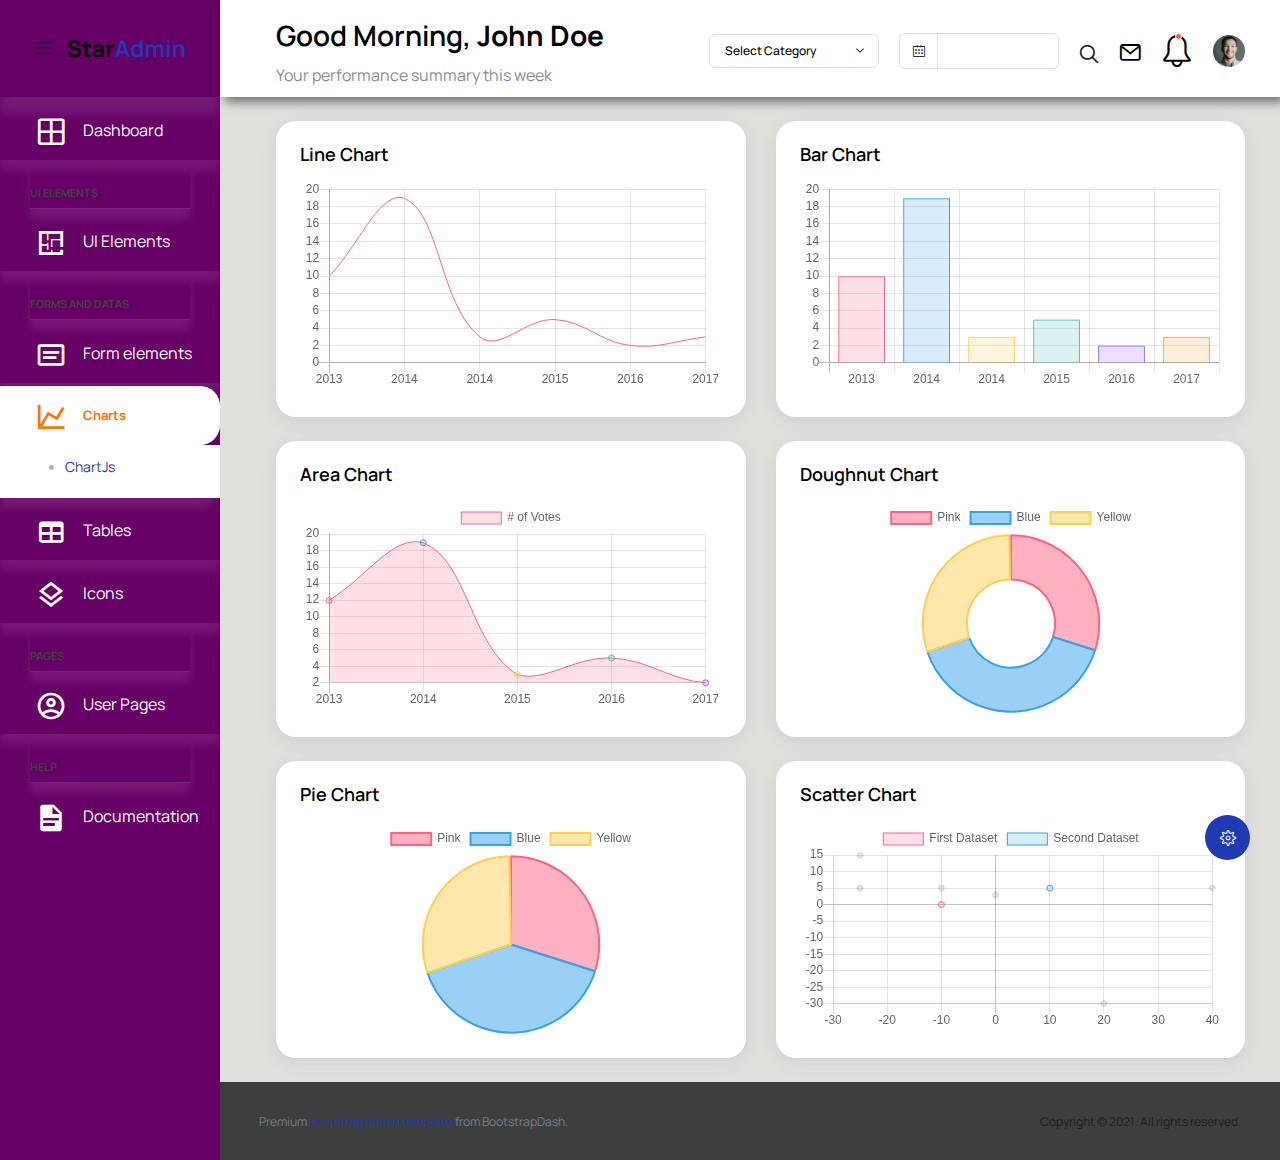
<file: public/pages/charts/chartjs.html>
<!DOCTYPE html>
<html lang="en">

<head>
  <!-- Required meta tags -->
  <meta charset="utf-8">
  <meta name="viewport" content="width=device-width, initial-scale=1, shrink-to-fit=no">
  <title>Star Admin2 </title>
  <!-- plugins:css -->
  <link rel="stylesheet" href="../../vendors/feather/feather.css">
  <link rel="stylesheet" href="../../vendors/mdi/css/materialdesignicons.min.css">
  <link rel="stylesheet" href="../../vendors/ti-icons/css/themify-icons.css">
  <link rel="stylesheet" href="../../vendors/typicons/typicons.css">
  <link rel="stylesheet" href="../../vendors/simple-line-icons/css/simple-line-icons.css">
  <link rel="stylesheet" href="../../vendors/css/vendor.bundle.base.css">
  <!-- endinject -->
  <!-- Plugin css for this page -->
  <!-- End plugin css for this page -->
  <!-- inject:css -->
  <link rel="stylesheet" href="../../css/vertical-layout-light/style.css">
  <!-- endinject -->
  <link rel="shortcut icon" href="../../images/favicon.png" />
</head>

<body>
  <div class="container-scroller">
    <!-- partial:../../partials/_navbar.html -->
    <nav class="navbar default-layout col-lg-12 col-12 p-0 fixed-top d-flex align-items-top flex-row">
      <div class="text-center navbar-brand-wrapper d-flex align-items-center justify-content-start">
        <div class="me-3">
          <button class="navbar-toggler navbar-toggler align-self-center" type="button" data-bs-toggle="minimize">
            <span class="icon-menu"></span>
          </button>
        </div>
        <div>
          <a class="navbar-brand brand-logo" href="../../index.html">
            <img src="../../images/logo.svg" alt="logo" />
          </a>
          <a class="navbar-brand brand-logo-mini" href="../../index.html">
            <img src="../../images/logo-mini.svg" alt="logo" />
          </a>
        </div>
      </div>
      <div class="navbar-menu-wrapper d-flex align-items-top"> 
        <ul class="navbar-nav">
          <li class="nav-item font-weight-semibold d-none d-lg-block ms-0">
            <h1 class="welcome-text">Good Morning, <span class="text-black fw-bold">John Doe</span></h1>
            <h3 class="welcome-sub-text">Your performance summary this week </h3>
          </li>
        </ul>
        <ul class="navbar-nav ms-auto">
          <li class="nav-item dropdown d-none d-lg-block">
            <a class="nav-link dropdown-bordered dropdown-toggle dropdown-toggle-split" id="messageDropdown" href="#" data-bs-toggle="dropdown" aria-expanded="false"> Select Category </a>
            <div class="dropdown-menu dropdown-menu-right navbar-dropdown preview-list pb-0" aria-labelledby="messageDropdown">
              <a class="dropdown-item py-3" >
                <p class="mb-0 font-weight-medium float-left">Select category</p>
              </a>
              <div class="dropdown-divider"></div>
              <a class="dropdown-item preview-item">
                <div class="preview-item-content flex-grow py-2">
                  <p class="preview-subject ellipsis font-weight-medium text-dark">Bootstrap Bundle </p>
                  <p class="fw-light small-text mb-0">This is a Bundle featuring 16 unique dashboards</p>
                </div>
              </a>
              <a class="dropdown-item preview-item">
                <div class="preview-item-content flex-grow py-2">
                  <p class="preview-subject ellipsis font-weight-medium text-dark">Angular Bundle</p>
                  <p class="fw-light small-text mb-0">Everything you’ll ever need for your Angular projects</p>
                </div>
              </a>
              <a class="dropdown-item preview-item">
                <div class="preview-item-content flex-grow py-2">
                  <p class="preview-subject ellipsis font-weight-medium text-dark">VUE Bundle</p>
                  <p class="fw-light small-text mb-0">Bundle of 6 Premium Vue Admin Dashboard</p>
                </div>
              </a>
              <a class="dropdown-item preview-item">
                <div class="preview-item-content flex-grow py-2">
                  <p class="preview-subject ellipsis font-weight-medium text-dark">React Bundle</p>
                  <p class="fw-light small-text mb-0">Bundle of 8 Premium React Admin Dashboard</p>
                </div>
              </a>
            </div>
          </li>
          <li class="nav-item d-none d-lg-block">
            <div id="datepicker-popup" class="input-group date datepicker navbar-date-picker">
              <span class="input-group-addon input-group-prepend border-right">
                <span class="icon-calendar input-group-text calendar-icon"></span>
              </span>
              <input type="text" class="form-control">
            </div>
          </li>
          <li class="nav-item">
            <form class="search-form" action="#">
              <i class="icon-search"></i>
              <input type="search" class="form-control" placeholder="Search Here" title="Search here">
            </form>
          </li>
          <li class="nav-item dropdown">
            <a class="nav-link count-indicator" id="notificationDropdown" href="#" data-bs-toggle="dropdown">
              <i class="icon-mail icon-lg"></i>
            </a>
            <div class="dropdown-menu dropdown-menu-right navbar-dropdown preview-list pb-0" aria-labelledby="notificationDropdown">
              <a class="dropdown-item py-3 border-bottom">
                <p class="mb-0 font-weight-medium float-left">You have 4 new notifications </p>
                <span class="badge badge-pill badge-primary float-right">View all</span>
              </a>
              <a class="dropdown-item preview-item py-3">
                <div class="preview-thumbnail">
                  <i class="mdi mdi-alert m-auto text-primary"></i>
                </div>
                <div class="preview-item-content">
                  <h6 class="preview-subject fw-normal text-dark mb-1">Application Error</h6>
                  <p class="fw-light small-text mb-0"> Just now </p>
                </div>
              </a>
              <a class="dropdown-item preview-item py-3">
                <div class="preview-thumbnail">
                  <i class="mdi mdi-settings m-auto text-primary"></i>
                </div>
                <div class="preview-item-content">
                  <h6 class="preview-subject fw-normal text-dark mb-1">Settings</h6>
                  <p class="fw-light small-text mb-0"> Private message </p>
                </div>
              </a>
              <a class="dropdown-item preview-item py-3">
                <div class="preview-thumbnail">
                  <i class="mdi mdi-airballoon m-auto text-primary"></i>
                </div>
                <div class="preview-item-content">
                  <h6 class="preview-subject fw-normal text-dark mb-1">New user registration</h6>
                  <p class="fw-light small-text mb-0"> 2 days ago </p>
                </div>
              </a>
            </div>
          </li>
          <li class="nav-item dropdown"> 
            <a class="nav-link count-indicator" id="countDropdown" href="#" data-bs-toggle="dropdown" aria-expanded="false">
              <i class="icon-bell"></i>
              <span class="count"></span>
            </a>
            <div class="dropdown-menu dropdown-menu-right navbar-dropdown preview-list pb-0" aria-labelledby="countDropdown">
              <a class="dropdown-item py-3">
                <p class="mb-0 font-weight-medium float-left">You have 7 unread mails </p>
                <span class="badge badge-pill badge-primary float-right">View all</span>
              </a>
              <div class="dropdown-divider"></div>
              <a class="dropdown-item preview-item">
                <div class="preview-thumbnail">
                  <img src="../../images/faces/face10.jpg" alt="image" class="img-sm profile-pic">
                </div>
                <div class="preview-item-content flex-grow py-2">
                  <p class="preview-subject ellipsis font-weight-medium text-dark">Marian Garner </p>
                  <p class="fw-light small-text mb-0"> The meeting is cancelled </p>
                </div>
              </a>
              <a class="dropdown-item preview-item">
                <div class="preview-thumbnail">
                  <img src="../../images/faces/face12.jpg" alt="image" class="img-sm profile-pic">
                </div>
                <div class="preview-item-content flex-grow py-2">
                  <p class="preview-subject ellipsis font-weight-medium text-dark">David Grey </p>
                  <p class="fw-light small-text mb-0"> The meeting is cancelled </p>
                </div>
              </a>
              <a class="dropdown-item preview-item">
                <div class="preview-thumbnail">
                  <img src="../../images/faces/face1.jpg" alt="image" class="img-sm profile-pic">
                </div>
                <div class="preview-item-content flex-grow py-2">
                  <p class="preview-subject ellipsis font-weight-medium text-dark">Travis Jenkins </p>
                  <p class="fw-light small-text mb-0"> The meeting is cancelled </p>
                </div>
              </a>
            </div>
          </li>
          <li class="nav-item dropdown d-none d-lg-block user-dropdown">
            <a class="nav-link" id="UserDropdown" href="#" data-bs-toggle="dropdown" aria-expanded="false">
              <img class="img-xs rounded-circle" src="../../images/faces/face8.jpg" alt="Profile image"> </a>
            <div class="dropdown-menu dropdown-menu-right navbar-dropdown" aria-labelledby="UserDropdown">
              <div class="dropdown-header text-center">
                <img class="img-md rounded-circle" src="../../images/faces/face8.jpg" alt="Profile image">
                <p class="mb-1 mt-3 font-weight-semibold">Allen Moreno</p>
                <p class="fw-light text-muted mb-0">allenmoreno@gmail.com</p>
              </div>
              <a class="dropdown-item"><i class="dropdown-item-icon mdi mdi-account-outline text-primary me-2"></i> My Profile <span class="badge badge-pill badge-danger">1</span></a>
              <a class="dropdown-item"><i class="dropdown-item-icon mdi mdi-message-text-outline text-primary me-2"></i> Messages</a>
              <a class="dropdown-item"><i class="dropdown-item-icon mdi mdi-calendar-check-outline text-primary me-2"></i> Activity</a>
              <a class="dropdown-item"><i class="dropdown-item-icon mdi mdi-help-circle-outline text-primary me-2"></i> FAQ</a>
              <a class="dropdown-item"><i class="dropdown-item-icon mdi mdi-power text-primary me-2"></i>Sign Out</a>
            </div>
          </li>
        </ul>
        <button class="navbar-toggler navbar-toggler-right d-lg-none align-self-center" type="button" data-bs-toggle="offcanvas">
          <span class="mdi mdi-menu"></span>
        </button>
      </div>
    </nav>
    <!-- partial -->
    <div class="container-fluid page-body-wrapper">
      <!-- partial:../../partials/_settings-panel.html -->
      <div class="theme-setting-wrapper">
        <div id="settings-trigger"><i class="ti-settings"></i></div>
        <div id="theme-settings" class="settings-panel">
          <i class="settings-close ti-close"></i>
          <p class="settings-heading">SIDEBAR SKINS</p>
          <div class="sidebar-bg-options selected" id="sidebar-light-theme"><div class="img-ss rounded-circle bg-light border me-3"></div>Light</div>
          <div class="sidebar-bg-options" id="sidebar-dark-theme"><div class="img-ss rounded-circle bg-dark border me-3"></div>Dark</div>
          <p class="settings-heading mt-2">HEADER SKINS</p>
          <div class="color-tiles mx-0 px-4">
            <div class="tiles success"></div>
            <div class="tiles warning"></div>
            <div class="tiles danger"></div>
            <div class="tiles info"></div>
            <div class="tiles dark"></div>
            <div class="tiles default"></div>
          </div>
        </div>
      </div>
      <div id="right-sidebar" class="settings-panel">
        <i class="settings-close ti-close"></i>
        <ul class="nav nav-tabs border-top" id="setting-panel" role="tablist">
          <li class="nav-item">
            <a class="nav-link active" id="todo-tab" data-bs-toggle="tab" href="#todo-section" role="tab" aria-controls="todo-section" aria-expanded="true">TO DO LIST</a>
          </li>
          <li class="nav-item">
            <a class="nav-link" id="chats-tab" data-bs-toggle="tab" href="#chats-section" role="tab" aria-controls="chats-section">CHATS</a>
          </li>
        </ul>
        <div class="tab-content" id="setting-content">
          <div class="tab-pane fade show active scroll-wrapper" id="todo-section" role="tabpanel" aria-labelledby="todo-section">
            <div class="add-items d-flex px-3 mb-0">
              <form class="form w-100">
                <div class="form-group d-flex">
                  <input type="text" class="form-control todo-list-input" placeholder="Add To-do">
                  <button type="submit" class="add btn btn-primary todo-list-add-btn" id="add-task">Add</button>
                </div>
              </form>
            </div>
            <div class="list-wrapper px-3">
              <ul class="d-flex flex-column-reverse todo-list">
                <li>
                  <div class="form-check">
                    <label class="form-check-label">
                      <input class="checkbox" type="checkbox">
                      Team review meeting at 3.00 PM
                    </label>
                  </div>
                  <i class="remove ti-close"></i>
                </li>
                <li>
                  <div class="form-check">
                    <label class="form-check-label">
                      <input class="checkbox" type="checkbox">
                      Prepare for presentation
                    </label>
                  </div>
                  <i class="remove ti-close"></i>
                </li>
                <li>
                  <div class="form-check">
                    <label class="form-check-label">
                      <input class="checkbox" type="checkbox">
                      Resolve all the low priority tickets due today
                    </label>
                  </div>
                  <i class="remove ti-close"></i>
                </li>
                <li class="completed">
                  <div class="form-check">
                    <label class="form-check-label">
                      <input class="checkbox" type="checkbox" checked>
                      Schedule meeting for next week
                    </label>
                  </div>
                  <i class="remove ti-close"></i>
                </li>
                <li class="completed">
                  <div class="form-check">
                    <label class="form-check-label">
                      <input class="checkbox" type="checkbox" checked>
                      Project review
                    </label>
                  </div>
                  <i class="remove ti-close"></i>
                </li>
              </ul>
            </div>
            <h4 class="px-3 text-muted mt-5 fw-light mb-0">Events</h4>
            <div class="events pt-4 px-3">
              <div class="wrapper d-flex mb-2">
                <i class="ti-control-record text-primary me-2"></i>
                <span>Feb 11 2018</span>
              </div>
              <p class="mb-0 font-weight-thin text-gray">Creating component page build a js</p>
              <p class="text-gray mb-0">The total number of sessions</p>
            </div>
            <div class="events pt-4 px-3">
              <div class="wrapper d-flex mb-2">
                <i class="ti-control-record text-primary me-2"></i>
                <span>Feb 7 2018</span>
              </div>
              <p class="mb-0 font-weight-thin text-gray">Meeting with Alisa</p>
              <p class="text-gray mb-0 ">Call Sarah Graves</p>
            </div>
          </div>
          <!-- To do section tab ends -->
          <div class="tab-pane fade" id="chats-section" role="tabpanel" aria-labelledby="chats-section">
            <div class="d-flex align-items-center justify-content-between border-bottom">
              <p class="settings-heading border-top-0 mb-3 pl-3 pt-0 border-bottom-0 pb-0">Friends</p>
              <small class="settings-heading border-top-0 mb-3 pt-0 border-bottom-0 pb-0 pr-3 fw-normal">See All</small>
            </div>
            <ul class="chat-list">
              <li class="list active">
                <div class="profile"><img src="../../images/faces/face1.jpg" alt="image"><span class="online"></span></div>
                <div class="info">
                  <p>Thomas Douglas</p>
                  <p>Available</p>
                </div>
                <small class="text-muted my-auto">19 min</small>
              </li>
              <li class="list">
                <div class="profile"><img src="../../images/faces/face2.jpg" alt="image"><span class="offline"></span></div>
                <div class="info">
                  <div class="wrapper d-flex">
                    <p>Catherine</p>
                  </div>
                  <p>Away</p>
                </div>
                <div class="badge badge-success badge-pill my-auto mx-2">4</div>
                <small class="text-muted my-auto">23 min</small>
              </li>
              <li class="list">
                <div class="profile"><img src="../../images/faces/face3.jpg" alt="image"><span class="online"></span></div>
                <div class="info">
                  <p>Daniel Russell</p>
                  <p>Available</p>
                </div>
                <small class="text-muted my-auto">14 min</small>
              </li>
              <li class="list">
                <div class="profile"><img src="../../images/faces/face4.jpg" alt="image"><span class="offline"></span></div>
                <div class="info">
                  <p>James Richardson</p>
                  <p>Away</p>
                </div>
                <small class="text-muted my-auto">2 min</small>
              </li>
              <li class="list">
                <div class="profile"><img src="../../images/faces/face5.jpg" alt="image"><span class="online"></span></div>
                <div class="info">
                  <p>Madeline Kennedy</p>
                  <p>Available</p>
                </div>
                <small class="text-muted my-auto">5 min</small>
              </li>
              <li class="list">
                <div class="profile"><img src="../../images/faces/face6.jpg" alt="image"><span class="online"></span></div>
                <div class="info">
                  <p>Sarah Graves</p>
                  <p>Available</p>
                </div>
                <small class="text-muted my-auto">47 min</small>
              </li>
            </ul>
          </div>
          <!-- chat tab ends -->
        </div>
      </div>
      <!-- partial -->
      <!-- partial:../../partials/_sidebar.html -->
      <nav class="sidebar sidebar-offcanvas" id="sidebar">
        <ul class="nav">
          <li class="nav-item">
            <a class="nav-link" href="../../index.html">
              <i class="mdi mdi-grid-large menu-icon"></i>
              <span class="menu-title">Dashboard</span>
            </a>
          </li>
          <li class="nav-item nav-category">UI Elements</li>
          <li class="nav-item">
            <a class="nav-link" data-bs-toggle="collapse" href="#ui-basic" aria-expanded="false" aria-controls="ui-basic">
              <i class="menu-icon mdi mdi-floor-plan"></i>
              <span class="menu-title">UI Elements</span>
              <i class="menu-arrow"></i> 
            </a>
            <div class="collapse" id="ui-basic">
              <ul class="nav flex-column sub-menu">
                <li class="nav-item"> <a class="nav-link" href="../../pages/ui-features/buttons.html">Buttons</a></li>
                <li class="nav-item"> <a class="nav-link" href="../../pages/ui-features/dropdowns.html">Dropdowns</a></li>
                <li class="nav-item"> <a class="nav-link" href="../../pages/ui-features/typography.html">Typography</a></li>
              </ul>
            </div>
          </li>
          <li class="nav-item nav-category">Forms and Datas</li>
          <li class="nav-item">
            <a class="nav-link" data-bs-toggle="collapse" href="#form-elements" aria-expanded="false" aria-controls="form-elements">
              <i class="menu-icon mdi mdi-card-text-outline"></i>
              <span class="menu-title">Form elements</span>
              <i class="menu-arrow"></i>
            </a>
            <div class="collapse" id="form-elements">
              <ul class="nav flex-column sub-menu">
                <li class="nav-item"><a class="nav-link" href="../../pages/forms/basic_elements.html">Basic Elements</a></li>
              </ul>
            </div>
          </li>
          <li class="nav-item">
            <a class="nav-link" data-bs-toggle="collapse" href="#charts" aria-expanded="false" aria-controls="charts">
              <i class="menu-icon mdi mdi-chart-line"></i>
              <span class="menu-title">Charts</span>
              <i class="menu-arrow"></i>
            </a>
            <div class="collapse" id="charts">
              <ul class="nav flex-column sub-menu">
                <li class="nav-item"> <a class="nav-link" href="../../pages/charts/chartjs.html">ChartJs</a></li>
              </ul>
            </div>
          </li>
          <li class="nav-item">
            <a class="nav-link" data-bs-toggle="collapse" href="#tables" aria-expanded="false" aria-controls="tables">
              <i class="menu-icon mdi mdi-table"></i>
              <span class="menu-title">Tables</span>
              <i class="menu-arrow"></i>
            </a>
            <div class="collapse" id="tables">
              <ul class="nav flex-column sub-menu">
                <li class="nav-item"> <a class="nav-link" href="../../pages/tables/basic-table.html">Basic table</a></li>
              </ul>
            </div>
          </li>
          <li class="nav-item">
            <a class="nav-link" data-bs-toggle="collapse" href="#icons" aria-expanded="false" aria-controls="icons">
              <i class="menu-icon mdi mdi-layers-outline"></i>
              <span class="menu-title">Icons</span>
              <i class="menu-arrow"></i>
            </a>
            <div class="collapse" id="icons">
              <ul class="nav flex-column sub-menu">
                <li class="nav-item"> <a class="nav-link" href="../../pages/icons/mdi.html">Mdi icons</a></li>
              </ul>
            </div>
          </li>
          <li class="nav-item nav-category">pages</li>
          <li class="nav-item">
            <a class="nav-link" data-bs-toggle="collapse" href="#auth" aria-expanded="false" aria-controls="auth">
              <i class="menu-icon mdi mdi-account-circle-outline"></i>
              <span class="menu-title">User Pages</span>
              <i class="menu-arrow"></i>
            </a>
            <div class="collapse" id="auth">
              <ul class="nav flex-column sub-menu">
                <li class="nav-item"> <a class="nav-link" href="../../pages/samples/login.html"> Login </a></li>
              </ul>
            </div>
          </li>
          <li class="nav-item nav-category">help</li>
          <li class="nav-item">
            <a class="nav-link" href="http://bootstrapdash.com/demo/star-admin2-free/docs/documentation.html">
              <i class="menu-icon mdi mdi-file-document"></i>
              <span class="menu-title">Documentation</span>
            </a>
          </li>
        </ul>
      </nav>
      <!-- partial -->
      <div class="main-panel">
        <div class="content-wrapper">
          <div class="row">
            <div class="col-lg-6 grid-margin stretch-card">
              <div class="card">
                <div class="card-body">
                  <h4 class="card-title">Line chart</h4>
                  <canvas id="lineChart"></canvas>
                </div>
              </div>
            </div>
            <div class="col-lg-6 grid-margin stretch-card">
              <div class="card">
                <div class="card-body">
                  <h4 class="card-title">Bar chart</h4>
                  <canvas id="barChart"></canvas>
                </div>
              </div>
            </div>
          </div>
          <div class="row">
            <div class="col-lg-6 grid-margin stretch-card">
              <div class="card">
                <div class="card-body">
                  <h4 class="card-title">Area chart</h4>
                  <canvas id="areaChart"></canvas>
                </div>
              </div>
            </div>
            <div class="col-lg-6 grid-margin stretch-card">
              <div class="card">
                <div class="card-body">
                  <h4 class="card-title">Doughnut chart</h4>
                  <canvas id="doughnutChart"></canvas>
                </div>
              </div>
            </div>
          </div>
          <div class="row">
            <div class="col-lg-6 grid-margin grid-margin-lg-0 stretch-card">
              <div class="card">
                <div class="card-body">
                  <h4 class="card-title">Pie chart</h4>
                  <canvas id="pieChart"></canvas>
                </div>
              </div>
            </div>
            <div class="col-lg-6 grid-margin grid-margin-lg-0 stretch-card">
              <div class="card">
                <div class="card-body">
                  <h4 class="card-title">Scatter chart</h4>
                  <canvas id="scatterChart"></canvas>
                </div>
              </div>
            </div>
          </div>
        </div>
        <!-- content-wrapper ends -->
        <!-- partial:../../partials/_footer.html -->
        <footer class="footer">
          <div class="d-sm-flex justify-content-center justify-content-sm-between">
            <span class="text-muted text-center text-sm-left d-block d-sm-inline-block">Premium <a href="https://www.bootstrapdash.com/" target="_blank">Bootstrap admin template</a> from BootstrapDash.</span>
            <span class="float-none float-sm-right d-block mt-1 mt-sm-0 text-center">Copyright © 2021. All rights reserved.</span>
          </div>
        </footer>
        <!-- partial -->
      </div>
      <!-- main-panel ends -->
    </div>
    <!-- page-body-wrapper ends -->
  </div>
  <!-- container-scroller -->
  <!-- plugins:js -->
  <script src="../../vendors/js/vendor.bundle.base.js"></script>
  <!-- endinject -->
  <!-- Plugin js for this page -->
  <script src="../../vendors/chart.js/Chart.min.js"></script>
  <script src="../../vendors/bootstrap-datepicker/bootstrap-datepicker.min.js"></script>
  <!-- End plugin js for this page -->
  <!-- inject:js -->
  <script src="../../js/off-canvas.js"></script>
  <script src="../../js/hoverable-collapse.js"></script>
  <script src="../../js/template.js"></script>
  <script src="../../js/settings.js"></script>
  <script src="../../js/todolist.js"></script>
  <!-- endinject -->
  <!-- Custom js for this page-->
  <script src="../../js/chart.js"></script>
  <!-- End custom js for this page-->
</body>

</html>
</file>
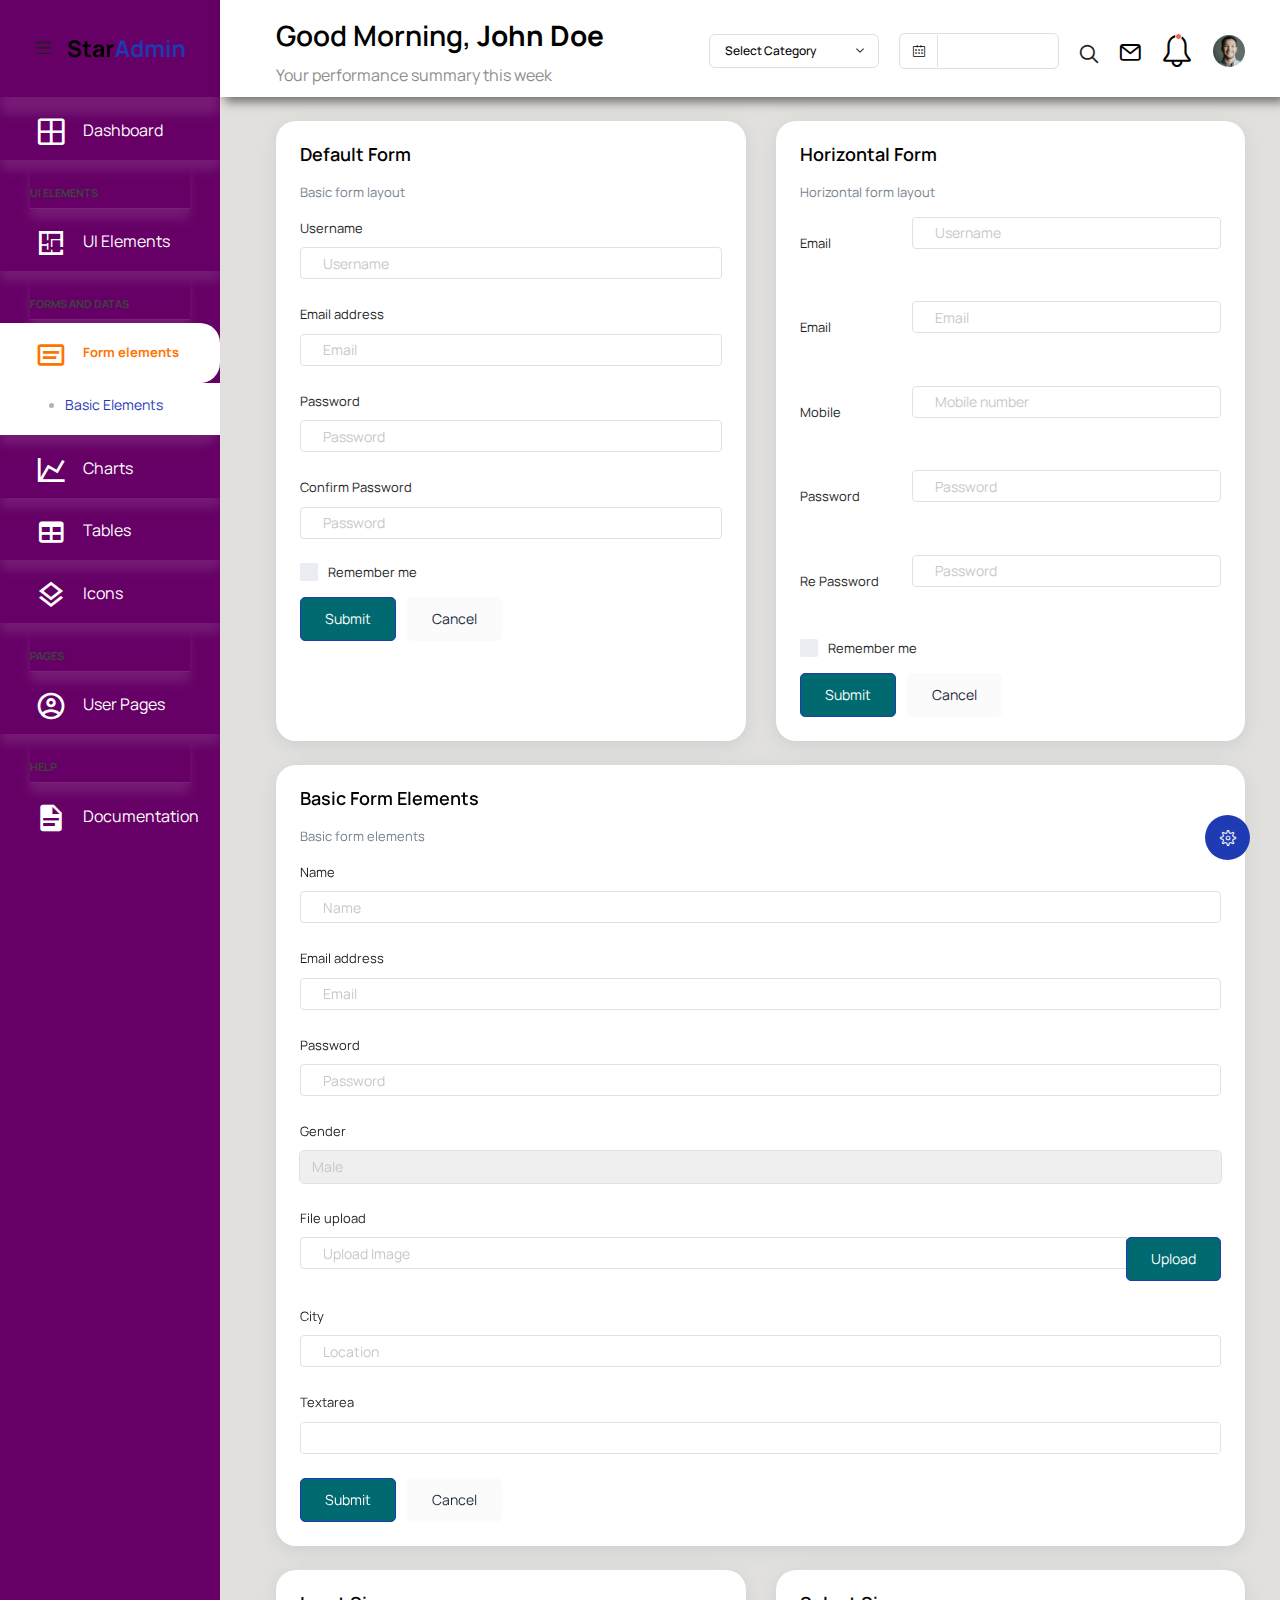
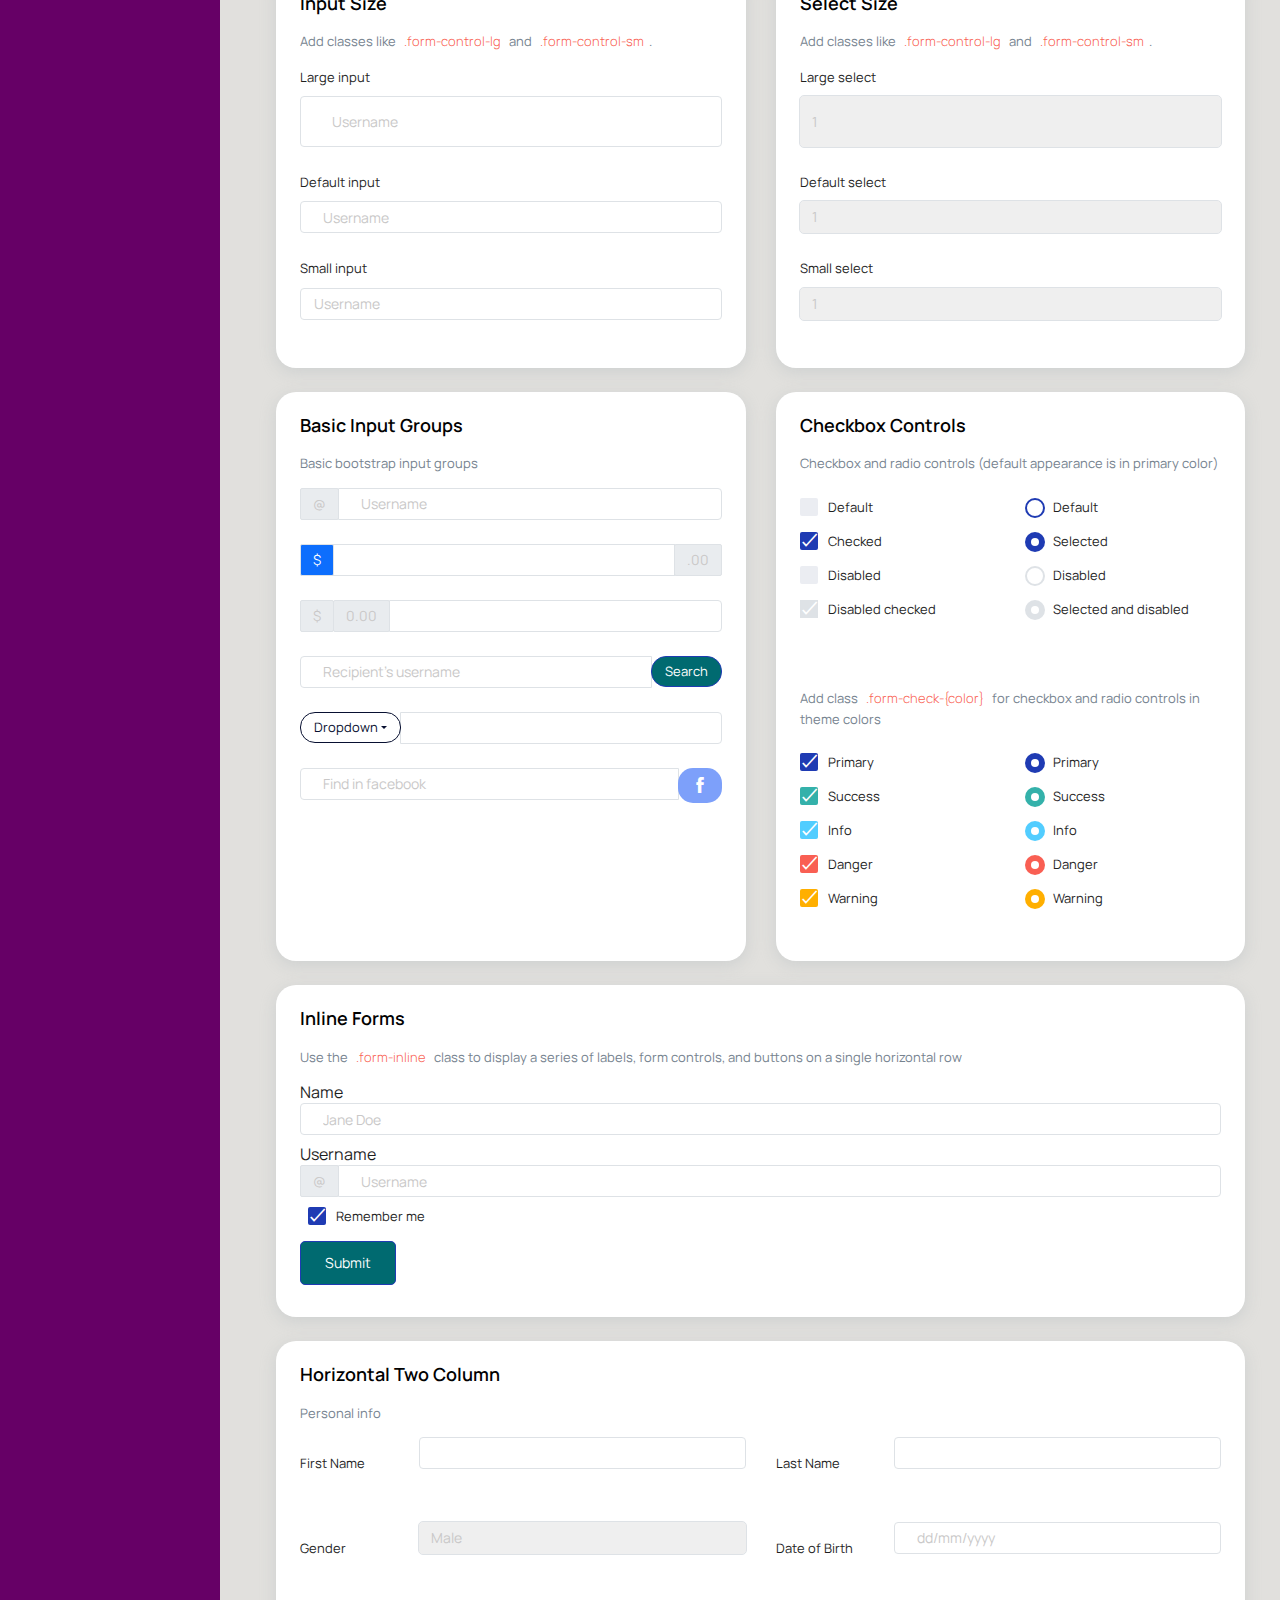
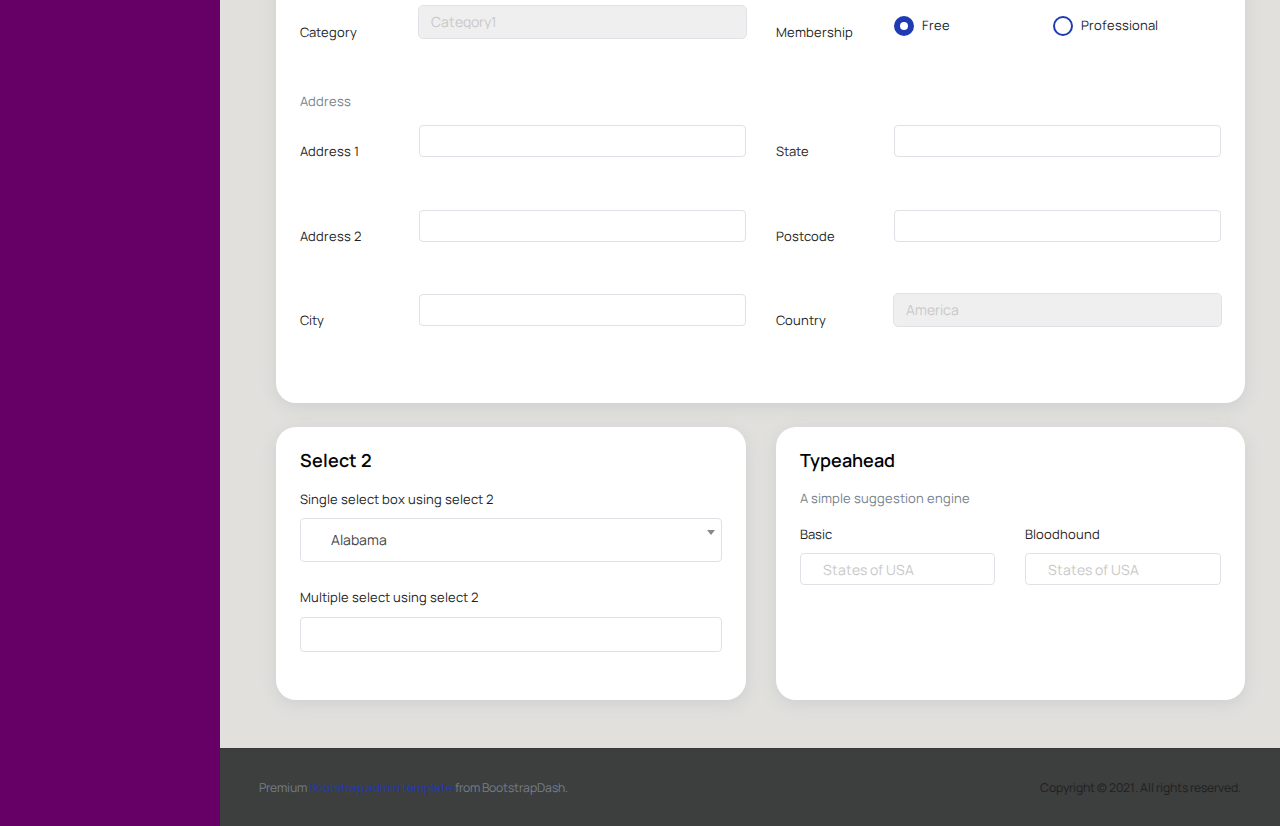
<file: public/pages/forms/basic_elements.html>
<!DOCTYPE html>
<html lang="en">

<head>
  <!-- Required meta tags -->
  <meta charset="utf-8">
  <meta name="viewport" content="width=device-width, initial-scale=1, shrink-to-fit=no">
  <title>Star Admin2 </title>
  <!-- plugins:css -->
  <link rel="stylesheet" href="../../vendors/feather/feather.css">
  <link rel="stylesheet" href="../../vendors/mdi/css/materialdesignicons.min.css">
  <link rel="stylesheet" href="../../vendors/ti-icons/css/themify-icons.css">
  <link rel="stylesheet" href="../../vendors/typicons/typicons.css">
  <link rel="stylesheet" href="../../vendors/simple-line-icons/css/simple-line-icons.css">
  <link rel="stylesheet" href="../../vendors/css/vendor.bundle.base.css">
  <!-- endinject -->
  <!-- Plugin css for this page -->
  <link rel="stylesheet" href="../../vendors/select2/select2.min.css">
  <link rel="stylesheet" href="../../vendors/select2-bootstrap-theme/select2-bootstrap.min.css">
  <!-- End plugin css for this page -->
  <!-- inject:css -->
  <link rel="stylesheet" href="../../css/vertical-layout-light/style.css">
  <!-- endinject -->
  <link rel="shortcut icon" href="../../images/favicon.png" />
</head>

<body>
  <div class="container-scroller">
    <!-- partial:../../partials/_navbar.html -->
    <nav class="navbar default-layout col-lg-12 col-12 p-0 fixed-top d-flex align-items-top flex-row">
      <div class="text-center navbar-brand-wrapper d-flex align-items-center justify-content-start">
        <div class="me-3">
          <button class="navbar-toggler navbar-toggler align-self-center" type="button" data-bs-toggle="minimize">
            <span class="icon-menu"></span>
          </button>
        </div>
        <div>
          <a class="navbar-brand brand-logo" href="../../index.html">
            <img src="../../images/logo.svg" alt="logo" />
          </a>
          <a class="navbar-brand brand-logo-mini" href="../../index.html">
            <img src="../../images/logo-mini.svg" alt="logo" />
          </a>
        </div>
      </div>
      <div class="navbar-menu-wrapper d-flex align-items-top"> 
        <ul class="navbar-nav">
          <li class="nav-item font-weight-semibold d-none d-lg-block ms-0">
            <h1 class="welcome-text">Good Morning, <span class="text-black fw-bold">John Doe</span></h1>
            <h3 class="welcome-sub-text">Your performance summary this week </h3>
          </li>
        </ul>
        <ul class="navbar-nav ms-auto">
          <li class="nav-item dropdown d-none d-lg-block">
            <a class="nav-link dropdown-bordered dropdown-toggle dropdown-toggle-split" id="messageDropdown" href="#" data-bs-toggle="dropdown" aria-expanded="false"> Select Category </a>
            <div class="dropdown-menu dropdown-menu-right navbar-dropdown preview-list pb-0" aria-labelledby="messageDropdown">
              <a class="dropdown-item py-3" >
                <p class="mb-0 font-weight-medium float-left">Select category</p>
              </a>
              <div class="dropdown-divider"></div>
              <a class="dropdown-item preview-item">
                <div class="preview-item-content flex-grow py-2">
                  <p class="preview-subject ellipsis font-weight-medium text-dark">Bootstrap Bundle </p>
                  <p class="fw-light small-text mb-0">This is a Bundle featuring 16 unique dashboards</p>
                </div>
              </a>
              <a class="dropdown-item preview-item">
                <div class="preview-item-content flex-grow py-2">
                  <p class="preview-subject ellipsis font-weight-medium text-dark">Angular Bundle</p>
                  <p class="fw-light small-text mb-0">Everything you’ll ever need for your Angular projects</p>
                </div>
              </a>
              <a class="dropdown-item preview-item">
                <div class="preview-item-content flex-grow py-2">
                  <p class="preview-subject ellipsis font-weight-medium text-dark">VUE Bundle</p>
                  <p class="fw-light small-text mb-0">Bundle of 6 Premium Vue Admin Dashboard</p>
                </div>
              </a>
              <a class="dropdown-item preview-item">
                <div class="preview-item-content flex-grow py-2">
                  <p class="preview-subject ellipsis font-weight-medium text-dark">React Bundle</p>
                  <p class="fw-light small-text mb-0">Bundle of 8 Premium React Admin Dashboard</p>
                </div>
              </a>
            </div>
          </li>
          <li class="nav-item d-none d-lg-block">
            <div id="datepicker-popup" class="input-group date datepicker navbar-date-picker">
              <span class="input-group-addon input-group-prepend border-right">
                <span class="icon-calendar input-group-text calendar-icon"></span>
              </span>
              <input type="text" class="form-control">
            </div>
          </li>
          <li class="nav-item">
            <form class="search-form" action="#">
              <i class="icon-search"></i>
              <input type="search" class="form-control" placeholder="Search Here" title="Search here">
            </form>
          </li>
          <li class="nav-item dropdown">
            <a class="nav-link count-indicator" id="notificationDropdown" href="#" data-bs-toggle="dropdown">
              <i class="icon-mail icon-lg"></i>
            </a>
            <div class="dropdown-menu dropdown-menu-right navbar-dropdown preview-list pb-0" aria-labelledby="notificationDropdown">
              <a class="dropdown-item py-3 border-bottom">
                <p class="mb-0 font-weight-medium float-left">You have 4 new notifications </p>
                <span class="badge badge-pill badge-primary float-right">View all</span>
              </a>
              <a class="dropdown-item preview-item py-3">
                <div class="preview-thumbnail">
                  <i class="mdi mdi-alert m-auto text-primary"></i>
                </div>
                <div class="preview-item-content">
                  <h6 class="preview-subject fw-normal text-dark mb-1">Application Error</h6>
                  <p class="fw-light small-text mb-0"> Just now </p>
                </div>
              </a>
              <a class="dropdown-item preview-item py-3">
                <div class="preview-thumbnail">
                  <i class="mdi mdi-settings m-auto text-primary"></i>
                </div>
                <div class="preview-item-content">
                  <h6 class="preview-subject fw-normal text-dark mb-1">Settings</h6>
                  <p class="fw-light small-text mb-0"> Private message </p>
                </div>
              </a>
              <a class="dropdown-item preview-item py-3">
                <div class="preview-thumbnail">
                  <i class="mdi mdi-airballoon m-auto text-primary"></i>
                </div>
                <div class="preview-item-content">
                  <h6 class="preview-subject fw-normal text-dark mb-1">New user registration</h6>
                  <p class="fw-light small-text mb-0"> 2 days ago </p>
                </div>
              </a>
            </div>
          </li>
          <li class="nav-item dropdown"> 
            <a class="nav-link count-indicator" id="countDropdown" href="#" data-bs-toggle="dropdown" aria-expanded="false">
              <i class="icon-bell"></i>
              <span class="count"></span>
            </a>
            <div class="dropdown-menu dropdown-menu-right navbar-dropdown preview-list pb-0" aria-labelledby="countDropdown">
              <a class="dropdown-item py-3">
                <p class="mb-0 font-weight-medium float-left">You have 7 unread mails </p>
                <span class="badge badge-pill badge-primary float-right">View all</span>
              </a>
              <div class="dropdown-divider"></div>
              <a class="dropdown-item preview-item">
                <div class="preview-thumbnail">
                  <img src="../../images/faces/face10.jpg" alt="image" class="img-sm profile-pic">
                </div>
                <div class="preview-item-content flex-grow py-2">
                  <p class="preview-subject ellipsis font-weight-medium text-dark">Marian Garner </p>
                  <p class="fw-light small-text mb-0"> The meeting is cancelled </p>
                </div>
              </a>
              <a class="dropdown-item preview-item">
                <div class="preview-thumbnail">
                  <img src="../../images/faces/face12.jpg" alt="image" class="img-sm profile-pic">
                </div>
                <div class="preview-item-content flex-grow py-2">
                  <p class="preview-subject ellipsis font-weight-medium text-dark">David Grey </p>
                  <p class="fw-light small-text mb-0"> The meeting is cancelled </p>
                </div>
              </a>
              <a class="dropdown-item preview-item">
                <div class="preview-thumbnail">
                  <img src="../../images/faces/face1.jpg" alt="image" class="img-sm profile-pic">
                </div>
                <div class="preview-item-content flex-grow py-2">
                  <p class="preview-subject ellipsis font-weight-medium text-dark">Travis Jenkins </p>
                  <p class="fw-light small-text mb-0"> The meeting is cancelled </p>
                </div>
              </a>
            </div>
          </li>
          <li class="nav-item dropdown d-none d-lg-block user-dropdown">
            <a class="nav-link" id="UserDropdown" href="#" data-bs-toggle="dropdown" aria-expanded="false">
              <img class="img-xs rounded-circle" src="../../images/faces/face8.jpg" alt="Profile image"> </a>
            <div class="dropdown-menu dropdown-menu-right navbar-dropdown" aria-labelledby="UserDropdown">
              <div class="dropdown-header text-center">
                <img class="img-md rounded-circle" src="../../images/faces/face8.jpg" alt="Profile image">
                <p class="mb-1 mt-3 font-weight-semibold">Allen Moreno</p>
                <p class="fw-light text-muted mb-0">allenmoreno@gmail.com</p>
              </div>
              <a class="dropdown-item"><i class="dropdown-item-icon mdi mdi-account-outline text-primary me-2"></i> My Profile <span class="badge badge-pill badge-danger">1</span></a>
              <a class="dropdown-item"><i class="dropdown-item-icon mdi mdi-message-text-outline text-primary me-2"></i> Messages</a>
              <a class="dropdown-item"><i class="dropdown-item-icon mdi mdi-calendar-check-outline text-primary me-2"></i> Activity</a>
              <a class="dropdown-item"><i class="dropdown-item-icon mdi mdi-help-circle-outline text-primary me-2"></i> FAQ</a>
              <a class="dropdown-item"><i class="dropdown-item-icon mdi mdi-power text-primary me-2"></i>Sign Out</a>
            </div>
          </li>
        </ul>
        <button class="navbar-toggler navbar-toggler-right d-lg-none align-self-center" type="button" data-bs-toggle="offcanvas">
          <span class="mdi mdi-menu"></span>
        </button>
      </div>
    </nav>
    <!-- partial -->
    <div class="container-fluid page-body-wrapper">
      <!-- partial:../../partials/_settings-panel.html -->
      <div class="theme-setting-wrapper">
        <div id="settings-trigger"><i class="ti-settings"></i></div>
        <div id="theme-settings" class="settings-panel">
          <i class="settings-close ti-close"></i>
          <p class="settings-heading">SIDEBAR SKINS</p>
          <div class="sidebar-bg-options selected" id="sidebar-light-theme"><div class="img-ss rounded-circle bg-light border me-3"></div>Light</div>
          <div class="sidebar-bg-options" id="sidebar-dark-theme"><div class="img-ss rounded-circle bg-dark border me-3"></div>Dark</div>
          <p class="settings-heading mt-2">HEADER SKINS</p>
          <div class="color-tiles mx-0 px-4">
            <div class="tiles success"></div>
            <div class="tiles warning"></div>
            <div class="tiles danger"></div>
            <div class="tiles info"></div>
            <div class="tiles dark"></div>
            <div class="tiles default"></div>
          </div>
        </div>
      </div>
      <div id="right-sidebar" class="settings-panel">
        <i class="settings-close ti-close"></i>
        <ul class="nav nav-tabs border-top" id="setting-panel" role="tablist">
          <li class="nav-item">
            <a class="nav-link active" id="todo-tab" data-bs-toggle="tab" href="#todo-section" role="tab" aria-controls="todo-section" aria-expanded="true">TO DO LIST</a>
          </li>
          <li class="nav-item">
            <a class="nav-link" id="chats-tab" data-bs-toggle="tab" href="#chats-section" role="tab" aria-controls="chats-section">CHATS</a>
          </li>
        </ul>
        <div class="tab-content" id="setting-content">
          <div class="tab-pane fade show active scroll-wrapper" id="todo-section" role="tabpanel" aria-labelledby="todo-section">
            <div class="add-items d-flex px-3 mb-0">
              <form class="form w-100">
                <div class="form-group d-flex">
                  <input type="text" class="form-control todo-list-input" placeholder="Add To-do">
                  <button type="submit" class="add btn btn-primary todo-list-add-btn" id="add-task">Add</button>
                </div>
              </form>
            </div>
            <div class="list-wrapper px-3">
              <ul class="d-flex flex-column-reverse todo-list">
                <li>
                  <div class="form-check">
                    <label class="form-check-label">
                      <input class="checkbox" type="checkbox">
                      Team review meeting at 3.00 PM
                    </label>
                  </div>
                  <i class="remove ti-close"></i>
                </li>
                <li>
                  <div class="form-check">
                    <label class="form-check-label">
                      <input class="checkbox" type="checkbox">
                      Prepare for presentation
                    </label>
                  </div>
                  <i class="remove ti-close"></i>
                </li>
                <li>
                  <div class="form-check">
                    <label class="form-check-label">
                      <input class="checkbox" type="checkbox">
                      Resolve all the low priority tickets due today
                    </label>
                  </div>
                  <i class="remove ti-close"></i>
                </li>
                <li class="completed">
                  <div class="form-check">
                    <label class="form-check-label">
                      <input class="checkbox" type="checkbox" checked>
                      Schedule meeting for next week
                    </label>
                  </div>
                  <i class="remove ti-close"></i>
                </li>
                <li class="completed">
                  <div class="form-check">
                    <label class="form-check-label">
                      <input class="checkbox" type="checkbox" checked>
                      Project review
                    </label>
                  </div>
                  <i class="remove ti-close"></i>
                </li>
              </ul>
            </div>
            <h4 class="px-3 text-muted mt-5 fw-light mb-0">Events</h4>
            <div class="events pt-4 px-3">
              <div class="wrapper d-flex mb-2">
                <i class="ti-control-record text-primary me-2"></i>
                <span>Feb 11 2018</span>
              </div>
              <p class="mb-0 font-weight-thin text-gray">Creating component page build a js</p>
              <p class="text-gray mb-0">The total number of sessions</p>
            </div>
            <div class="events pt-4 px-3">
              <div class="wrapper d-flex mb-2">
                <i class="ti-control-record text-primary me-2"></i>
                <span>Feb 7 2018</span>
              </div>
              <p class="mb-0 font-weight-thin text-gray">Meeting with Alisa</p>
              <p class="text-gray mb-0 ">Call Sarah Graves</p>
            </div>
          </div>
          <!-- To do section tab ends -->
          <div class="tab-pane fade" id="chats-section" role="tabpanel" aria-labelledby="chats-section">
            <div class="d-flex align-items-center justify-content-between border-bottom">
              <p class="settings-heading border-top-0 mb-3 pl-3 pt-0 border-bottom-0 pb-0">Friends</p>
              <small class="settings-heading border-top-0 mb-3 pt-0 border-bottom-0 pb-0 pr-3 fw-normal">See All</small>
            </div>
            <ul class="chat-list">
              <li class="list active">
                <div class="profile"><img src="../../images/faces/face1.jpg" alt="image"><span class="online"></span></div>
                <div class="info">
                  <p>Thomas Douglas</p>
                  <p>Available</p>
                </div>
                <small class="text-muted my-auto">19 min</small>
              </li>
              <li class="list">
                <div class="profile"><img src="../../images/faces/face2.jpg" alt="image"><span class="offline"></span></div>
                <div class="info">
                  <div class="wrapper d-flex">
                    <p>Catherine</p>
                  </div>
                  <p>Away</p>
                </div>
                <div class="badge badge-success badge-pill my-auto mx-2">4</div>
                <small class="text-muted my-auto">23 min</small>
              </li>
              <li class="list">
                <div class="profile"><img src="../../images/faces/face3.jpg" alt="image"><span class="online"></span></div>
                <div class="info">
                  <p>Daniel Russell</p>
                  <p>Available</p>
                </div>
                <small class="text-muted my-auto">14 min</small>
              </li>
              <li class="list">
                <div class="profile"><img src="../../images/faces/face4.jpg" alt="image"><span class="offline"></span></div>
                <div class="info">
                  <p>James Richardson</p>
                  <p>Away</p>
                </div>
                <small class="text-muted my-auto">2 min</small>
              </li>
              <li class="list">
                <div class="profile"><img src="../../images/faces/face5.jpg" alt="image"><span class="online"></span></div>
                <div class="info">
                  <p>Madeline Kennedy</p>
                  <p>Available</p>
                </div>
                <small class="text-muted my-auto">5 min</small>
              </li>
              <li class="list">
                <div class="profile"><img src="../../images/faces/face6.jpg" alt="image"><span class="online"></span></div>
                <div class="info">
                  <p>Sarah Graves</p>
                  <p>Available</p>
                </div>
                <small class="text-muted my-auto">47 min</small>
              </li>
            </ul>
          </div>
          <!-- chat tab ends -->
        </div>
      </div>
      <!-- partial -->
      <!-- partial:../../partials/_sidebar.html -->
      <nav class="sidebar sidebar-offcanvas" id="sidebar">
        <ul class="nav">
          <li class="nav-item">
            <a class="nav-link" href="../../index.html">
              <i class="mdi mdi-grid-large menu-icon"></i>
              <span class="menu-title">Dashboard</span>
            </a>
          </li>
          <li class="nav-item nav-category">UI Elements</li>
          <li class="nav-item">
            <a class="nav-link" data-bs-toggle="collapse" href="#ui-basic" aria-expanded="false" aria-controls="ui-basic">
              <i class="menu-icon mdi mdi-floor-plan"></i>
              <span class="menu-title">UI Elements</span>
              <i class="menu-arrow"></i> 
            </a>
            <div class="collapse" id="ui-basic">
              <ul class="nav flex-column sub-menu">
                <li class="nav-item"> <a class="nav-link" href="../../pages/ui-features/buttons.html">Buttons</a></li>
                <li class="nav-item"> <a class="nav-link" href="../../pages/ui-features/dropdowns.html">Dropdowns</a></li>
                <li class="nav-item"> <a class="nav-link" href="../../pages/ui-features/typography.html">Typography</a></li>
              </ul>
            </div>
          </li>
          <li class="nav-item nav-category">Forms and Datas</li>
          <li class="nav-item">
            <a class="nav-link" data-bs-toggle="collapse" href="#form-elements" aria-expanded="false" aria-controls="form-elements">
              <i class="menu-icon mdi mdi-card-text-outline"></i>
              <span class="menu-title">Form elements</span>
              <i class="menu-arrow"></i>
            </a>
            <div class="collapse" id="form-elements">
              <ul class="nav flex-column sub-menu">
                <li class="nav-item"><a class="nav-link" href="../../pages/forms/basic_elements.html">Basic Elements</a></li>
              </ul>
            </div>
          </li>
          <li class="nav-item">
            <a class="nav-link" data-bs-toggle="collapse" href="#charts" aria-expanded="false" aria-controls="charts">
              <i class="menu-icon mdi mdi-chart-line"></i>
              <span class="menu-title">Charts</span>
              <i class="menu-arrow"></i>
            </a>
            <div class="collapse" id="charts">
              <ul class="nav flex-column sub-menu">
                <li class="nav-item"> <a class="nav-link" href="../../pages/charts/chartjs.html">ChartJs</a></li>
              </ul>
            </div>
          </li>
          <li class="nav-item">
            <a class="nav-link" data-bs-toggle="collapse" href="#tables" aria-expanded="false" aria-controls="tables">
              <i class="menu-icon mdi mdi-table"></i>
              <span class="menu-title">Tables</span>
              <i class="menu-arrow"></i>
            </a>
            <div class="collapse" id="tables">
              <ul class="nav flex-column sub-menu">
                <li class="nav-item"> <a class="nav-link" href="../../pages/tables/basic-table.html">Basic table</a></li>
              </ul>
            </div>
          </li>
          <li class="nav-item">
            <a class="nav-link" data-bs-toggle="collapse" href="#icons" aria-expanded="false" aria-controls="icons">
              <i class="menu-icon mdi mdi-layers-outline"></i>
              <span class="menu-title">Icons</span>
              <i class="menu-arrow"></i>
            </a>
            <div class="collapse" id="icons">
              <ul class="nav flex-column sub-menu">
                <li class="nav-item"> <a class="nav-link" href="../../pages/icons/mdi.html">Mdi icons</a></li>
              </ul>
            </div>
          </li>
          <li class="nav-item nav-category">pages</li>
          <li class="nav-item">
            <a class="nav-link" data-bs-toggle="collapse" href="#auth" aria-expanded="false" aria-controls="auth">
              <i class="menu-icon mdi mdi-account-circle-outline"></i>
              <span class="menu-title">User Pages</span>
              <i class="menu-arrow"></i>
            </a>
            <div class="collapse" id="auth">
              <ul class="nav flex-column sub-menu">
                <li class="nav-item"> <a class="nav-link" href="../../pages/samples/login.html"> Login </a></li>
              </ul>
            </div>
          </li>
          <li class="nav-item nav-category">help</li>
          <li class="nav-item">
            <a class="nav-link" href="http://bootstrapdash.com/demo/star-admin2-free/docs/documentation.html">
              <i class="menu-icon mdi mdi-file-document"></i>
              <span class="menu-title">Documentation</span>
            </a>
          </li>
        </ul>
      </nav>
      <!-- partial -->
      <div class="main-panel">        
        <div class="content-wrapper">
          <div class="row">
            <div class="col-md-6 grid-margin stretch-card">
              <div class="card">
                <div class="card-body">
                  <h4 class="card-title">Default form</h4>
                  <p class="card-description">
                    Basic form layout
                  </p>
                  <form class="forms-sample">
                    <div class="form-group">
                      <label for="exampleInputUsername1">Username</label>
                      <input type="text" class="form-control" id="exampleInputUsername1" placeholder="Username">
                    </div>
                    <div class="form-group">
                      <label for="exampleInputEmail1">Email address</label>
                      <input type="email" class="form-control" id="exampleInputEmail1" placeholder="Email">
                    </div>
                    <div class="form-group">
                      <label for="exampleInputPassword1">Password</label>
                      <input type="password" class="form-control" id="exampleInputPassword1" placeholder="Password">
                    </div>
                    <div class="form-group">
                      <label for="exampleInputConfirmPassword1">Confirm Password</label>
                      <input type="password" class="form-control" id="exampleInputConfirmPassword1" placeholder="Password">
                    </div>
                    <div class="form-check form-check-flat form-check-primary">
                      <label class="form-check-label">
                        <input type="checkbox" class="form-check-input">
                        Remember me
                      </label>
                    </div>
                    <button type="submit" class="btn btn-primary me-2">Submit</button>
                    <button class="btn btn-light">Cancel</button>
                  </form>
                </div>
              </div>
            </div>
            <div class="col-md-6 grid-margin stretch-card">
              <div class="card">
                <div class="card-body">
                  <h4 class="card-title">Horizontal Form</h4>
                  <p class="card-description">
                    Horizontal form layout
                  </p>
                  <form class="forms-sample">
                    <div class="form-group row">
                      <label for="exampleInputUsername2" class="col-sm-3 col-form-label">Email</label>
                      <div class="col-sm-9">
                        <input type="text" class="form-control" id="exampleInputUsername2" placeholder="Username">
                      </div>
                    </div>
                    <div class="form-group row">
                      <label for="exampleInputEmail2" class="col-sm-3 col-form-label">Email</label>
                      <div class="col-sm-9">
                        <input type="email" class="form-control" id="exampleInputEmail2" placeholder="Email">
                      </div>
                    </div>
                    <div class="form-group row">
                      <label for="exampleInputMobile" class="col-sm-3 col-form-label">Mobile</label>
                      <div class="col-sm-9">
                        <input type="text" class="form-control" id="exampleInputMobile" placeholder="Mobile number">
                      </div>
                    </div>
                    <div class="form-group row">
                      <label for="exampleInputPassword2" class="col-sm-3 col-form-label">Password</label>
                      <div class="col-sm-9">
                        <input type="password" class="form-control" id="exampleInputPassword2" placeholder="Password">
                      </div>
                    </div>
                    <div class="form-group row">
                      <label for="exampleInputConfirmPassword2" class="col-sm-3 col-form-label">Re Password</label>
                      <div class="col-sm-9">
                        <input type="password" class="form-control" id="exampleInputConfirmPassword2" placeholder="Password">
                      </div>
                    </div>
                    <div class="form-check form-check-flat form-check-primary">
                      <label class="form-check-label">
                        <input type="checkbox" class="form-check-input">
                        Remember me
                      </label>
                    </div>
                    <button type="submit" class="btn btn-primary me-2">Submit</button>
                    <button class="btn btn-light">Cancel</button>
                  </form>
                </div>
              </div>
            </div>
            <div class="col-12 grid-margin stretch-card">
              <div class="card">
                <div class="card-body">
                  <h4 class="card-title">Basic form elements</h4>
                  <p class="card-description">
                    Basic form elements
                  </p>
                  <form class="forms-sample">
                    <div class="form-group">
                      <label for="exampleInputName1">Name</label>
                      <input type="text" class="form-control" id="exampleInputName1" placeholder="Name">
                    </div>
                    <div class="form-group">
                      <label for="exampleInputEmail3">Email address</label>
                      <input type="email" class="form-control" id="exampleInputEmail3" placeholder="Email">
                    </div>
                    <div class="form-group">
                      <label for="exampleInputPassword4">Password</label>
                      <input type="password" class="form-control" id="exampleInputPassword4" placeholder="Password">
                    </div>
                    <div class="form-group">
                      <label for="exampleSelectGender">Gender</label>
                        <select class="form-control" id="exampleSelectGender">
                          <option>Male</option>
                          <option>Female</option>
                        </select>
                      </div>
                    <div class="form-group">
                      <label>File upload</label>
                      <input type="file" name="img[]" class="file-upload-default">
                      <div class="input-group col-xs-12">
                        <input type="text" class="form-control file-upload-info" disabled placeholder="Upload Image">
                        <span class="input-group-append">
                          <button class="file-upload-browse btn btn-primary" type="button">Upload</button>
                        </span>
                      </div>
                    </div>
                    <div class="form-group">
                      <label for="exampleInputCity1">City</label>
                      <input type="text" class="form-control" id="exampleInputCity1" placeholder="Location">
                    </div>
                    <div class="form-group">
                      <label for="exampleTextarea1">Textarea</label>
                      <textarea class="form-control" id="exampleTextarea1" rows="4"></textarea>
                    </div>
                    <button type="submit" class="btn btn-primary me-2">Submit</button>
                    <button class="btn btn-light">Cancel</button>
                  </form>
                </div>
              </div>
            </div>
            <div class="col-md-6 grid-margin stretch-card">
              <div class="card">
                <div class="card-body">
                  <h4 class="card-title">Input size</h4>
                  <p class="card-description">
                    Add classes like <code>.form-control-lg</code> and <code>.form-control-sm</code>.
                  </p>
                  <div class="form-group">
                    <label>Large input</label>
                    <input type="text" class="form-control form-control-lg" placeholder="Username" aria-label="Username">
                  </div>
                  <div class="form-group">
                    <label>Default input</label>
                    <input type="text" class="form-control" placeholder="Username" aria-label="Username">
                  </div>
                  <div class="form-group">
                    <label>Small input</label>
                    <input type="text" class="form-control form-control-sm" placeholder="Username" aria-label="Username">
                  </div>
                </div>
              </div>
            </div>
            <div class="col-md-6 grid-margin stretch-card">
              <div class="card">
                <div class="card-body">
                  <h4 class="card-title">Select size</h4>
                  <p class="card-description">
                    Add classes like <code>.form-control-lg</code> and <code>.form-control-sm</code>.                    
                  </p>
                  <div class="form-group">
                    <label for="exampleFormControlSelect1">Large select</label>
                    <select class="form-control form-control-lg" id="exampleFormControlSelect1">
                      <option>1</option>
                      <option>2</option>
                      <option>3</option>
                      <option>4</option>
                      <option>5</option>
                    </select>
                  </div>
                  <div class="form-group">
                    <label for="exampleFormControlSelect2">Default select</label>
                    <select class="form-control" id="exampleFormControlSelect2">
                      <option>1</option>
                      <option>2</option>
                      <option>3</option>
                      <option>4</option>
                      <option>5</option>
                    </select>
                  </div>
                  <div class="form-group">
                    <label for="exampleFormControlSelect3">Small select</label>
                    <select class="form-control form-control-sm" id="exampleFormControlSelect3">
                      <option>1</option>
                      <option>2</option>
                      <option>3</option>
                      <option>4</option>
                      <option>5</option>
                    </select>
                  </div>
                </div>
              </div>
            </div>
            <div class="col-md-6 grid-margin stretch-card">
              <div class="card">
                <div class="card-body">
                  <h4 class="card-title">Basic input groups</h4>
                  <p class="card-description">
                    Basic bootstrap input groups
                  </p>
                  <div class="form-group">
                    <div class="input-group">
                      <div class="input-group-prepend">
                        <span class="input-group-text">@</span>
                      </div>
                      <input type="text" class="form-control" placeholder="Username" aria-label="Username">
                    </div>
                  </div>
                  <div class="form-group">
                    <div class="input-group">
                      <div class="input-group-prepend">
                        <span class="input-group-text bg-primary text-white">$</span>
                      </div>
                      <input type="text" class="form-control" aria-label="Amount (to the nearest dollar)">
                      <div class="input-group-append">
                        <span class="input-group-text">.00</span>
                      </div>
                    </div>
                  </div>
                  <div class="form-group">
                    <div class="input-group">
                      <div class="input-group-prepend">
                        <span class="input-group-text">$</span>
                      </div>
                      <div class="input-group-prepend">
                        <span class="input-group-text">0.00</span>
                      </div>
                      <input type="text" class="form-control" aria-label="Amount (to the nearest dollar)">
                    </div>
                  </div>
                  <div class="form-group">
                    <div class="input-group">
                      <input type="text" class="form-control" placeholder="Recipient's username" aria-label="Recipient's username">
                      <div class="input-group-append">
                        <button class="btn btn-sm btn-primary" type="button">Search</button>
                      </div>
                    </div>
                  </div>
                  <div class="form-group">
                    <div class="input-group">
                      <div class="input-group-prepend">
                        <button class="btn btn-sm btn-outline-primary dropdown-toggle" type="button" data-bs-toggle="dropdown" aria-haspopup="true" aria-expanded="false">Dropdown</button>
                        <div class="dropdown-menu">
                          <a class="dropdown-item" href="#">Action</a>
                          <a class="dropdown-item" href="#">Another action</a>
                          <a class="dropdown-item" href="#">Something else here</a>
                          <div role="separator" class="dropdown-divider"></div>
                          <a class="dropdown-item" href="#">Separated link</a>
                        </div>
                      </div>
                      <input type="text" class="form-control" aria-label="Text input with dropdown button">
                    </div>
                  </div>
                  <div class="form-group">
                    <div class="input-group">
                      <input type="text" class="form-control" placeholder="Find in facebook" aria-label="Recipient's username">
                      <div class="input-group-append">
                        <button class="btn btn-sm btn-facebook" type="button">
                          <i class="ti-facebook"></i>
                        </button>
                      </div>
                    </div>
                  </div>
                </div>
              </div>
            </div>
            <div class="col-md-6 grid-margin stretch-card">
              <div class="card">
                <div class="card-body">
                  <h4 class="card-title">Checkbox Controls</h4>
                  <p class="card-description">Checkbox and radio controls (default appearance is in primary color)</p>
                  <form>
                    <div class="row">
                      <div class="col-md-6">
                        <div class="form-group">
                          <div class="form-check">
                            <label class="form-check-label">
                              <input type="checkbox" class="form-check-input">
                              Default
                            </label>
                          </div>
                          <div class="form-check">
                            <label class="form-check-label">
                              <input type="checkbox" class="form-check-input" checked>
                              Checked
                            </label>
                          </div>
                          <div class="form-check">
                            <label class="form-check-label">
                              <input type="checkbox" class="form-check-input" disabled>
                              Disabled
                            </label>
                          </div>
                          <div class="form-check">
                            <label class="form-check-label">
                              <input type="checkbox" class="form-check-input" disabled checked>
                              Disabled checked
                            </label>
                          </div>
                        </div>
                      </div>
                      <div class="col-md-6">
                        <div class="form-group">
                          <div class="form-check">
                            <label class="form-check-label">
                              <input type="radio" class="form-check-input" name="optionsRadios" id="optionsRadios1" value="">
                              Default
                            </label>
                          </div>
                          <div class="form-check">
                            <label class="form-check-label">
                              <input type="radio" class="form-check-input" name="optionsRadios" id="optionsRadios2" value="option2" checked>
                              Selected
                            </label>
                          </div>
                          <div class="form-check">
                            <label class="form-check-label">
                              <input type="radio" class="form-check-input" name="optionsRadios2" id="optionsRadios3" value="option3" disabled>
                              Disabled
                            </label>
                          </div>
                          <div class="form-check">
                            <label class="form-check-label">
                              <input type="radio" class="form-check-input" name="optionsRadio2" id="optionsRadios4" value="option4" disabled checked>
                              Selected and disabled
                            </label>
                          </div>
                        </div>
                      </div>
                    </div>
                  </form>
                </div>
                <div class="card-body">
                  <p class="card-description">Add class <code>.form-check-{color}</code> for checkbox and radio controls in theme colors</p>
                  <form>
                    <div class="row">
                      <div class="col-md-6">
                        <div class="form-group">
                          <div class="form-check form-check-primary">
                            <label class="form-check-label">
                              <input type="checkbox" class="form-check-input" checked>
                              Primary
                            </label>
                          </div>
                          <div class="form-check form-check-success">
                            <label class="form-check-label">
                              <input type="checkbox" class="form-check-input" checked>
                              Success
                            </label>
                          </div>
                          <div class="form-check form-check-info">
                            <label class="form-check-label">
                              <input type="checkbox" class="form-check-input" checked>
                              Info
                            </label>
                          </div>
                          <div class="form-check form-check-danger">
                            <label class="form-check-label">
                              <input type="checkbox" class="form-check-input" checked>
                              Danger
                            </label>
                          </div>
                          <div class="form-check form-check-warning">
                            <label class="form-check-label">
                              <input type="checkbox" class="form-check-input" checked>
                              Warning
                            </label>
                          </div>
                        </div>
                      </div>
                      <div class="col-md-6">
                        <div class="form-group">
                          <div class="form-check form-check-primary">
                            <label class="form-check-label">
                              <input type="radio" class="form-check-input" name="ExampleRadio1" id="ExampleRadio1" checked>
                              Primary
                            </label>
                          </div>
                          <div class="form-check form-check-success">
                            <label class="form-check-label">
                              <input type="radio" class="form-check-input" name="ExampleRadio2" id="ExampleRadio2" checked>
                              Success
                            </label>
                          </div>
                          <div class="form-check form-check-info">
                            <label class="form-check-label">
                              <input type="radio" class="form-check-input" name="ExampleRadio3" id="ExampleRadio3" checked>
                              Info
                            </label>
                          </div>
                          <div class="form-check form-check-danger">
                            <label class="form-check-label">
                              <input type="radio" class="form-check-input" name="ExampleRadio4" id="ExampleRadio4" checked>
                              Danger
                            </label>
                          </div>
                          <div class="form-check form-check-warning">
                            <label class="form-check-label">
                              <input type="radio" class="form-check-input" name="ExampleRadio5" id="ExampleRadio5" checked>
                              Warning
                            </label>
                          </div>
                        </div>
                      </div>
                    </div>
                  </form>
                </div>
              </div>
            </div>
            <div class="col-12 grid-margin stretch-card">
              <div class="card">
                <div class="card-body">
                  <h4 class="card-title">Inline forms</h4>
                  <p class="card-description">
                    Use the <code>.form-inline</code> class to display a series of labels, form controls, and buttons on a single horizontal row
                  </p>
                  <form class="form-inline">
                    <label class="sr-only" for="inlineFormInputName2">Name</label>
                    <input type="text" class="form-control mb-2 mr-sm-2" id="inlineFormInputName2" placeholder="Jane Doe">
                  
                    <label class="sr-only" for="inlineFormInputGroupUsername2">Username</label>
                    <div class="input-group mb-2 mr-sm-2">
                      <div class="input-group-prepend">
                        <div class="input-group-text">@</div>
                      </div>
                      <input type="text" class="form-control" id="inlineFormInputGroupUsername2" placeholder="Username">
                    </div>
                    <div class="form-check mx-sm-2">
                      <label class="form-check-label">
                        <input type="checkbox" class="form-check-input" checked>
                        Remember me
                      </label>
                    </div>
                    <button type="submit" class="btn btn-primary mb-2">Submit</button>
                  </form>
                </div>
              </div>
            </div>
            <div class="col-12 grid-margin">
              <div class="card">
                <div class="card-body">
                  <h4 class="card-title">Horizontal Two column</h4>
                  <form class="form-sample">
                    <p class="card-description">
                      Personal info
                    </p>
                    <div class="row">
                      <div class="col-md-6">
                        <div class="form-group row">
                          <label class="col-sm-3 col-form-label">First Name</label>
                          <div class="col-sm-9">
                            <input type="text" class="form-control" />
                          </div>
                        </div>
                      </div>
                      <div class="col-md-6">
                        <div class="form-group row">
                          <label class="col-sm-3 col-form-label">Last Name</label>
                          <div class="col-sm-9">
                            <input type="text" class="form-control" />
                          </div>
                        </div>
                      </div>
                    </div>
                    <div class="row">
                      <div class="col-md-6">
                        <div class="form-group row">
                          <label class="col-sm-3 col-form-label">Gender</label>
                          <div class="col-sm-9">
                            <select class="form-control">
                              <option>Male</option>
                              <option>Female</option>
                            </select>
                          </div>
                        </div>
                      </div>
                      <div class="col-md-6">
                        <div class="form-group row">
                          <label class="col-sm-3 col-form-label">Date of Birth</label>
                          <div class="col-sm-9">
                            <input class="form-control" placeholder="dd/mm/yyyy"/>
                          </div>
                        </div>
                      </div>
                    </div>
                    <div class="row">
                      <div class="col-md-6">
                        <div class="form-group row">
                          <label class="col-sm-3 col-form-label">Category</label>
                          <div class="col-sm-9">
                            <select class="form-control">
                              <option>Category1</option>
                              <option>Category2</option>
                              <option>Category3</option>
                              <option>Category4</option>
                            </select>
                          </div>
                        </div>
                      </div>
                      <div class="col-md-6">
                        <div class="form-group row">
                          <label class="col-sm-3 col-form-label">Membership</label>
                          <div class="col-sm-4">
                            <div class="form-check">
                              <label class="form-check-label">
                                <input type="radio" class="form-check-input" name="membershipRadios" id="membershipRadios1" value="" checked>
                                Free
                              </label>
                            </div>
                          </div>
                          <div class="col-sm-5">
                            <div class="form-check">
                              <label class="form-check-label">
                                <input type="radio" class="form-check-input" name="membershipRadios" id="membershipRadios2" value="option2">
                                Professional
                              </label>
                            </div>
                          </div>
                        </div>
                      </div>
                    </div>
                    <p class="card-description">
                      Address
                    </p>
                    <div class="row">
                      <div class="col-md-6">
                        <div class="form-group row">
                          <label class="col-sm-3 col-form-label">Address 1</label>
                          <div class="col-sm-9">
                            <input type="text" class="form-control" />
                          </div>
                        </div>
                      </div>
                      <div class="col-md-6">
                        <div class="form-group row">
                          <label class="col-sm-3 col-form-label">State</label>
                          <div class="col-sm-9">
                            <input type="text" class="form-control" />
                          </div>
                        </div>
                      </div>
                    </div>
                    <div class="row">
                      <div class="col-md-6">
                        <div class="form-group row">
                          <label class="col-sm-3 col-form-label">Address 2</label>
                          <div class="col-sm-9">
                            <input type="text" class="form-control" />
                          </div>
                        </div>
                      </div>
                      <div class="col-md-6">
                        <div class="form-group row">
                          <label class="col-sm-3 col-form-label">Postcode</label>
                          <div class="col-sm-9">
                            <input type="text" class="form-control" />
                          </div>
                        </div>
                      </div>
                    </div>
                    <div class="row">
                      <div class="col-md-6">
                        <div class="form-group row">
                          <label class="col-sm-3 col-form-label">City</label>
                          <div class="col-sm-9">
                            <input type="text" class="form-control" />
                          </div>
                        </div>
                      </div>
                      <div class="col-md-6">
                        <div class="form-group row">
                          <label class="col-sm-3 col-form-label">Country</label>
                          <div class="col-sm-9">
                            <select class="form-control">
                              <option>America</option>
                              <option>Italy</option>
                              <option>Russia</option>
                              <option>Britain</option>
                            </select>
                          </div>
                        </div>
                      </div>
                    </div>
                  </form>
                </div>
              </div>
            </div>
            <div class="col-md-6 grid-margin stretch-card">
              <div class="card">
                <div class="card-body">
                  <h4 class="card-title">Select 2</h4>
                  <div class="form-group">
                    <label>Single select box using select 2</label>
                    <select class="js-example-basic-single w-100">
                      <option value="AL">Alabama</option>
                      <option value="WY">Wyoming</option>
                      <option value="AM">America</option>
                      <option value="CA">Canada</option>
                      <option value="RU">Russia</option>
                    </select>
                  </div>
                  <div class="form-group">
                    <label>Multiple select using select 2</label>
                    <select class="js-example-basic-multiple w-100" multiple="multiple">
                      <option value="AL">Alabama</option>
                      <option value="WY">Wyoming</option>
                      <option value="AM">America</option>
                      <option value="CA">Canada</option>
                      <option value="RU">Russia</option>
                    </select>
                  </div>
                </div>
              </div>
            </div>
            <div class="col-md-6 grid-margin stretch-card">
              <div class="card">
                <div class="card-body">
                  <h4 class="card-title">Typeahead</h4>
                  <p class="card-description">
                    A simple suggestion engine
                  </p>
                  <div class="form-group row">
                    <div class="col">
                      <label>Basic</label>
                      <div id="the-basics">
                        <input class="typeahead" type="text" placeholder="States of USA">
                      </div>
                    </div>
                    <div class="col">
                      <label>Bloodhound</label>
                      <div id="bloodhound">
                        <input class="typeahead" type="text" placeholder="States of USA">
                      </div>
                    </div>
                  </div>
                </div>
              </div>
            </div>
          </div>
        </div>
        <!-- content-wrapper ends -->
        <!-- partial:../../partials/_footer.html -->
        <footer class="footer">
          <div class="d-sm-flex justify-content-center justify-content-sm-between">
            <span class="text-muted text-center text-sm-left d-block d-sm-inline-block">Premium <a href="https://www.bootstrapdash.com/" target="_blank">Bootstrap admin template</a> from BootstrapDash.</span>
            <span class="float-none float-sm-right d-block mt-1 mt-sm-0 text-center">Copyright © 2021. All rights reserved.</span>
          </div>
        </footer>
        <!-- partial -->
      </div>
      <!-- main-panel ends -->
    </div>
    <!-- page-body-wrapper ends -->
  </div>
  <!-- container-scroller -->
  <!-- plugins:js -->
  <script src="../../vendors/js/vendor.bundle.base.js"></script>
  <!-- endinject -->
  <!-- Plugin js for this page -->
  <script src="../../vendors/typeahead.js/typeahead.bundle.min.js"></script>
  <script src="../../vendors/select2/select2.min.js"></script>
  <script src="../../vendors/bootstrap-datepicker/bootstrap-datepicker.min.js"></script>
  <!-- End plugin js for this page -->
  <!-- inject:js -->
  <script src="../../js/off-canvas.js"></script>
  <script src="../../js/hoverable-collapse.js"></script>
  <script src="../../js/template.js"></script>
  <script src="../../js/settings.js"></script>
  <script src="../../js/todolist.js"></script>
  <!-- endinject -->
  <!-- Custom js for this page-->
  <script src="../../js/file-upload.js"></script>
  <script src="../../js/typeahead.js"></script>
  <script src="../../js/select2.js"></script>
  <!-- End custom js for this page-->
</body>

</html>
</file>
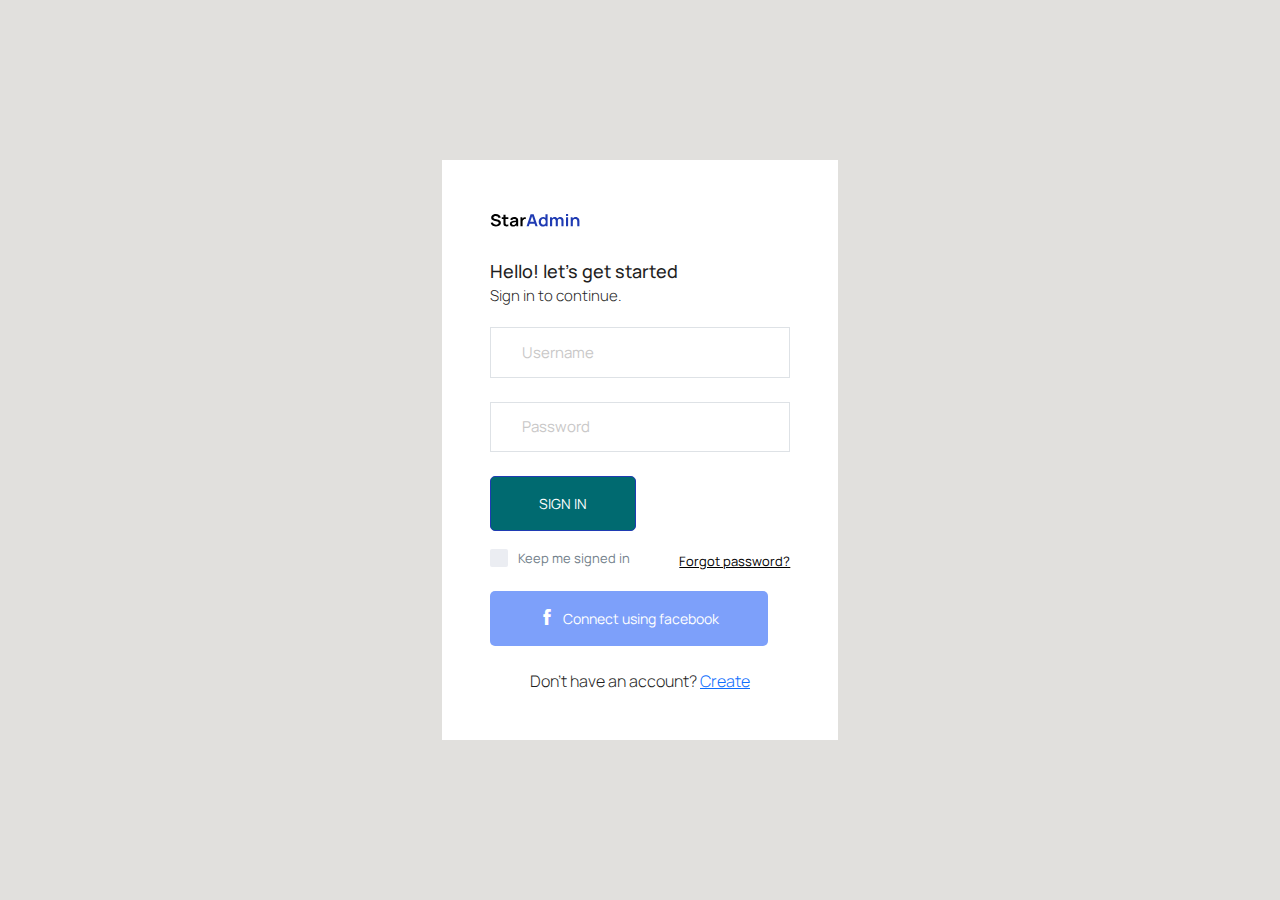
<file: public/pages/samples/login.html>
<!DOCTYPE html>
<html lang="en">

<head>
  <!-- Required meta tags -->
  <meta charset="utf-8">
  <meta name="viewport" content="width=device-width, initial-scale=1, shrink-to-fit=no">
  <title>Star Admin2 </title>
  <!-- plugins:css -->
  <link rel="stylesheet" href="../../vendors/feather/feather.css">
  <link rel="stylesheet" href="../../vendors/mdi/css/materialdesignicons.min.css">
  <link rel="stylesheet" href="../../vendors/ti-icons/css/themify-icons.css">
  <link rel="stylesheet" href="../../vendors/typicons/typicons.css">
  <link rel="stylesheet" href="../../vendors/simple-line-icons/css/simple-line-icons.css">
  <link rel="stylesheet" href="../../vendors/css/vendor.bundle.base.css">
  <!-- endinject -->
  <!-- Plugin css for this page -->
  <!-- End plugin css for this page -->
  <!-- inject:css -->
  <link rel="stylesheet" href="../../css/vertical-layout-light/style.css">
  <!-- endinject -->
  <link rel="shortcut icon" href="../../images/favicon.png" />
</head>

<body>
  <div class="container-scroller">
    <div class="container-fluid page-body-wrapper full-page-wrapper">
      <div class="content-wrapper d-flex align-items-center auth px-0">
        <div class="row w-100 mx-0">
          <div class="col-lg-4 mx-auto">
            <div class="auth-form-light text-left py-5 px-4 px-sm-5">
              <div class="brand-logo">
                <img src="../../images/logo.svg" alt="logo">
              </div>
              <h4>Hello! let's get started</h4>
              <h6 class="fw-light">Sign in to continue.</h6>
              <form class="pt-3">
                <div class="form-group">
                  <input type="email" class="form-control form-control-lg" id="exampleInputEmail1" placeholder="Username">
                </div>
                <div class="form-group">
                  <input type="password" class="form-control form-control-lg" id="exampleInputPassword1" placeholder="Password">
                </div>
                <div class="mt-3">
                  <a class="btn btn-block btn-primary btn-lg font-weight-medium auth-form-btn" href="../../index.html">SIGN IN</a>
                </div>
                <div class="my-2 d-flex justify-content-between align-items-center">
                  <div class="form-check">
                    <label class="form-check-label text-muted">
                      <input type="checkbox" class="form-check-input">
                      Keep me signed in
                    </label>
                  </div>
                  <a href="#" class="auth-link text-black">Forgot password?</a>
                </div>
                <div class="mb-2">
                  <button type="button" class="btn btn-block btn-facebook auth-form-btn">
                    <i class="ti-facebook me-2"></i>Connect using facebook
                  </button>
                </div>
                <div class="text-center mt-4 fw-light">
                  Don't have an account? <a href="register.html" class="text-primary">Create</a>
                </div>
              </form>
            </div>
          </div>
        </div>
      </div>
      <!-- content-wrapper ends -->
    </div>
    <!-- page-body-wrapper ends -->
  </div>
  <!-- container-scroller -->
  <!-- plugins:js -->
  <script src="../../vendors/js/vendor.bundle.base.js"></script>
  <!-- endinject -->
  <!-- Plugin js for this page -->
  <script src="../../vendors/bootstrap-datepicker/bootstrap-datepicker.min.js"></script>
  <!-- End plugin js for this page -->
  <!-- inject:js -->
  <script src="../../js/off-canvas.js"></script>
  <script src="../../js/hoverable-collapse.js"></script>
  <script src="../../js/template.js"></script>
  <script src="../../js/settings.js"></script>
  <script src="../../js/todolist.js"></script>
  <!-- endinject -->
</body>

</html>
</file>
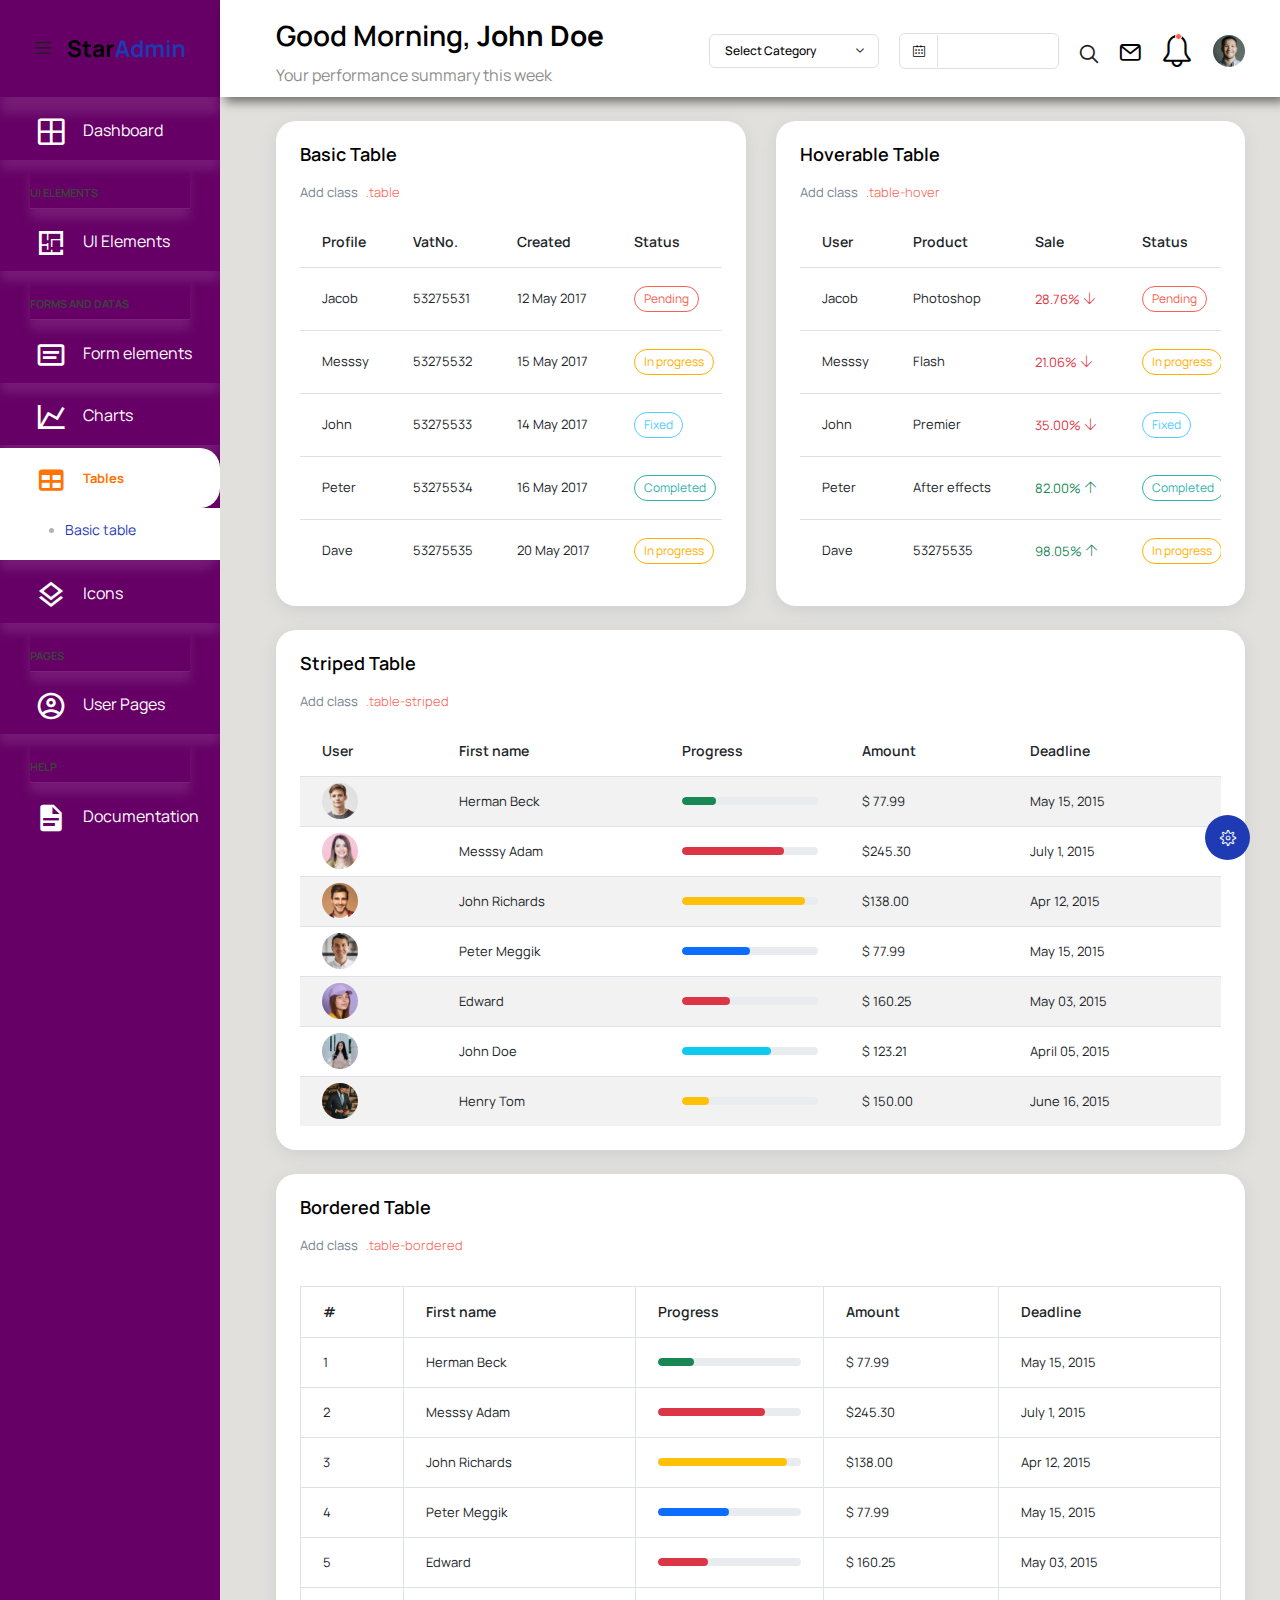
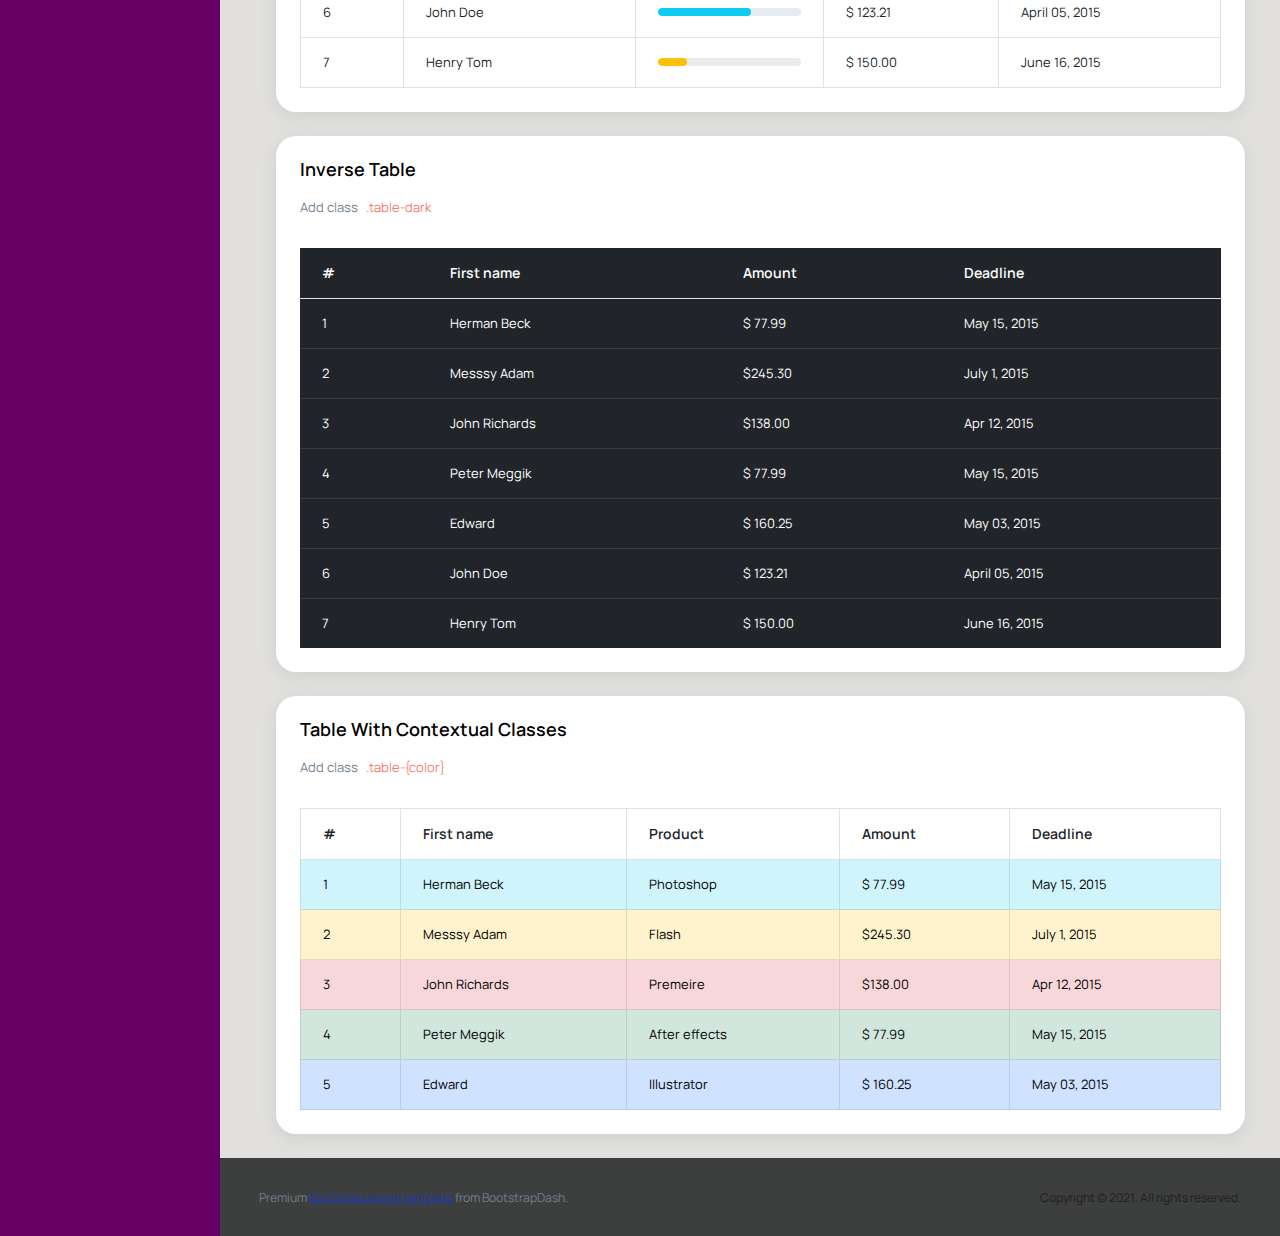
<file: public/pages/tables/basic-table.html>
<!DOCTYPE html>
<html lang="en">

<head>
  <!-- Required meta tags -->
  <meta charset="utf-8">
  <meta name="viewport" content="width=device-width, initial-scale=1, shrink-to-fit=no">
  <title>Star Admin2 </title>
  <!-- plugins:css -->
  <link rel="stylesheet" href="../../vendors/feather/feather.css">
  <link rel="stylesheet" href="../../vendors/mdi/css/materialdesignicons.min.css">
  <link rel="stylesheet" href="../../vendors/ti-icons/css/themify-icons.css">
  <link rel="stylesheet" href="../../vendors/typicons/typicons.css">
  <link rel="stylesheet" href="../../vendors/simple-line-icons/css/simple-line-icons.css">
  <link rel="stylesheet" href="../../vendors/css/vendor.bundle.base.css">
  <!-- endinject -->
  <!-- Plugin css for this page -->
  <!-- End plugin css for this page -->
  <!-- inject:css -->
  <link rel="stylesheet" href="../../css/vertical-layout-light/style.css">
  <!-- endinject -->
  <link rel="shortcut icon" href="../../images/favicon.png" />
</head>

<body>
  <div class="container-scroller">
    <!-- partial:../../partials/_navbar.html -->
    <nav class="navbar default-layout col-lg-12 col-12 p-0 fixed-top d-flex align-items-top flex-row">
      <div class="text-center navbar-brand-wrapper d-flex align-items-center justify-content-start">
        <div class="me-3">
          <button class="navbar-toggler navbar-toggler align-self-center" type="button" data-bs-toggle="minimize">
            <span class="icon-menu"></span>
          </button>
        </div>
        <div>
          <a class="navbar-brand brand-logo" href="../../index.html">
            <img src="../../images/logo.svg" alt="logo" />
          </a>
          <a class="navbar-brand brand-logo-mini" href="../../index.html">
            <img src="../../images/logo-mini.svg" alt="logo" />
          </a>
        </div>
      </div>
      <div class="navbar-menu-wrapper d-flex align-items-top"> 
        <ul class="navbar-nav">
          <li class="nav-item font-weight-semibold d-none d-lg-block ms-0">
            <h1 class="welcome-text">Good Morning, <span class="text-black fw-bold">John Doe</span></h1>
            <h3 class="welcome-sub-text">Your performance summary this week </h3>
          </li>
        </ul>
        <ul class="navbar-nav ms-auto">
          <li class="nav-item dropdown d-none d-lg-block">
            <a class="nav-link dropdown-bordered dropdown-toggle dropdown-toggle-split" id="messageDropdown" href="#" data-bs-toggle="dropdown" aria-expanded="false"> Select Category </a>
            <div class="dropdown-menu dropdown-menu-right navbar-dropdown preview-list pb-0" aria-labelledby="messageDropdown">
              <a class="dropdown-item py-3" >
                <p class="mb-0 font-weight-medium float-left">Select category</p>
              </a>
              <div class="dropdown-divider"></div>
              <a class="dropdown-item preview-item">
                <div class="preview-item-content flex-grow py-2">
                  <p class="preview-subject ellipsis font-weight-medium text-dark">Bootstrap Bundle </p>
                  <p class="fw-light small-text mb-0">This is a Bundle featuring 16 unique dashboards</p>
                </div>
              </a>
              <a class="dropdown-item preview-item">
                <div class="preview-item-content flex-grow py-2">
                  <p class="preview-subject ellipsis font-weight-medium text-dark">Angular Bundle</p>
                  <p class="fw-light small-text mb-0">Everything you’ll ever need for your Angular projects</p>
                </div>
              </a>
              <a class="dropdown-item preview-item">
                <div class="preview-item-content flex-grow py-2">
                  <p class="preview-subject ellipsis font-weight-medium text-dark">VUE Bundle</p>
                  <p class="fw-light small-text mb-0">Bundle of 6 Premium Vue Admin Dashboard</p>
                </div>
              </a>
              <a class="dropdown-item preview-item">
                <div class="preview-item-content flex-grow py-2">
                  <p class="preview-subject ellipsis font-weight-medium text-dark">React Bundle</p>
                  <p class="fw-light small-text mb-0">Bundle of 8 Premium React Admin Dashboard</p>
                </div>
              </a>
            </div>
          </li>
          <li class="nav-item d-none d-lg-block">
            <div id="datepicker-popup" class="input-group date datepicker navbar-date-picker">
              <span class="input-group-addon input-group-prepend border-right">
                <span class="icon-calendar input-group-text calendar-icon"></span>
              </span>
              <input type="text" class="form-control">
            </div>
          </li>
          <li class="nav-item">
            <form class="search-form" action="#">
              <i class="icon-search"></i>
              <input type="search" class="form-control" placeholder="Search Here" title="Search here">
            </form>
          </li>
          <li class="nav-item dropdown">
            <a class="nav-link count-indicator" id="notificationDropdown" href="#" data-bs-toggle="dropdown">
              <i class="icon-mail icon-lg"></i>
            </a>
            <div class="dropdown-menu dropdown-menu-right navbar-dropdown preview-list pb-0" aria-labelledby="notificationDropdown">
              <a class="dropdown-item py-3 border-bottom">
                <p class="mb-0 font-weight-medium float-left">You have 4 new notifications </p>
                <span class="badge badge-pill badge-primary float-right">View all</span>
              </a>
              <a class="dropdown-item preview-item py-3">
                <div class="preview-thumbnail">
                  <i class="mdi mdi-alert m-auto text-primary"></i>
                </div>
                <div class="preview-item-content">
                  <h6 class="preview-subject fw-normal text-dark mb-1">Application Error</h6>
                  <p class="fw-light small-text mb-0"> Just now </p>
                </div>
              </a>
              <a class="dropdown-item preview-item py-3">
                <div class="preview-thumbnail">
                  <i class="mdi mdi-settings m-auto text-primary"></i>
                </div>
                <div class="preview-item-content">
                  <h6 class="preview-subject fw-normal text-dark mb-1">Settings</h6>
                  <p class="fw-light small-text mb-0"> Private message </p>
                </div>
              </a>
              <a class="dropdown-item preview-item py-3">
                <div class="preview-thumbnail">
                  <i class="mdi mdi-airballoon m-auto text-primary"></i>
                </div>
                <div class="preview-item-content">
                  <h6 class="preview-subject fw-normal text-dark mb-1">New user registration</h6>
                  <p class="fw-light small-text mb-0"> 2 days ago </p>
                </div>
              </a>
            </div>
          </li>
          <li class="nav-item dropdown"> 
            <a class="nav-link count-indicator" id="countDropdown" href="#" data-bs-toggle="dropdown" aria-expanded="false">
              <i class="icon-bell"></i>
              <span class="count"></span>
            </a>
            <div class="dropdown-menu dropdown-menu-right navbar-dropdown preview-list pb-0" aria-labelledby="countDropdown">
              <a class="dropdown-item py-3">
                <p class="mb-0 font-weight-medium float-left">You have 7 unread mails </p>
                <span class="badge badge-pill badge-primary float-right">View all</span>
              </a>
              <div class="dropdown-divider"></div>
              <a class="dropdown-item preview-item">
                <div class="preview-thumbnail">
                  <img src="../../images/faces/face10.jpg" alt="image" class="img-sm profile-pic">
                </div>
                <div class="preview-item-content flex-grow py-2">
                  <p class="preview-subject ellipsis font-weight-medium text-dark">Marian Garner </p>
                  <p class="fw-light small-text mb-0"> The meeting is cancelled </p>
                </div>
              </a>
              <a class="dropdown-item preview-item">
                <div class="preview-thumbnail">
                  <img src="../../images/faces/face12.jpg" alt="image" class="img-sm profile-pic">
                </div>
                <div class="preview-item-content flex-grow py-2">
                  <p class="preview-subject ellipsis font-weight-medium text-dark">David Grey </p>
                  <p class="fw-light small-text mb-0"> The meeting is cancelled </p>
                </div>
              </a>
              <a class="dropdown-item preview-item">
                <div class="preview-thumbnail">
                  <img src="../../images/faces/face1.jpg" alt="image" class="img-sm profile-pic">
                </div>
                <div class="preview-item-content flex-grow py-2">
                  <p class="preview-subject ellipsis font-weight-medium text-dark">Travis Jenkins </p>
                  <p class="fw-light small-text mb-0"> The meeting is cancelled </p>
                </div>
              </a>
            </div>
          </li>
          <li class="nav-item dropdown d-none d-lg-block user-dropdown">
            <a class="nav-link" id="UserDropdown" href="#" data-bs-toggle="dropdown" aria-expanded="false">
              <img class="img-xs rounded-circle" src="../../images/faces/face8.jpg" alt="Profile image"> </a>
            <div class="dropdown-menu dropdown-menu-right navbar-dropdown" aria-labelledby="UserDropdown">
              <div class="dropdown-header text-center">
                <img class="img-md rounded-circle" src="../../images/faces/face8.jpg" alt="Profile image">
                <p class="mb-1 mt-3 font-weight-semibold">Allen Moreno</p>
                <p class="fw-light text-muted mb-0">allenmoreno@gmail.com</p>
              </div>
              <a class="dropdown-item"><i class="dropdown-item-icon mdi mdi-account-outline text-primary me-2"></i> My Profile <span class="badge badge-pill badge-danger">1</span></a>
              <a class="dropdown-item"><i class="dropdown-item-icon mdi mdi-message-text-outline text-primary me-2"></i> Messages</a>
              <a class="dropdown-item"><i class="dropdown-item-icon mdi mdi-calendar-check-outline text-primary me-2"></i> Activity</a>
              <a class="dropdown-item"><i class="dropdown-item-icon mdi mdi-help-circle-outline text-primary me-2"></i> FAQ</a>
              <a class="dropdown-item"><i class="dropdown-item-icon mdi mdi-power text-primary me-2"></i>Sign Out</a>
            </div>
          </li>
        </ul>
        <button class="navbar-toggler navbar-toggler-right d-lg-none align-self-center" type="button" data-bs-toggle="offcanvas">
          <span class="mdi mdi-menu"></span>
        </button>
      </div>
    </nav>
    <!-- partial -->
    <div class="container-fluid page-body-wrapper">
      <!-- partial:../../partials/_settings-panel.html -->
      <div class="theme-setting-wrapper">
        <div id="settings-trigger"><i class="ti-settings"></i></div>
        <div id="theme-settings" class="settings-panel">
          <i class="settings-close ti-close"></i>
          <p class="settings-heading">SIDEBAR SKINS</p>
          <div class="sidebar-bg-options selected" id="sidebar-light-theme"><div class="img-ss rounded-circle bg-light border me-3"></div>Light</div>
          <div class="sidebar-bg-options" id="sidebar-dark-theme"><div class="img-ss rounded-circle bg-dark border me-3"></div>Dark</div>
          <p class="settings-heading mt-2">HEADER SKINS</p>
          <div class="color-tiles mx-0 px-4">
            <div class="tiles success"></div>
            <div class="tiles warning"></div>
            <div class="tiles danger"></div>
            <div class="tiles info"></div>
            <div class="tiles dark"></div>
            <div class="tiles default"></div>
          </div>
        </div>
      </div>
      <div id="right-sidebar" class="settings-panel">
        <i class="settings-close ti-close"></i>
        <ul class="nav nav-tabs border-top" id="setting-panel" role="tablist">
          <li class="nav-item">
            <a class="nav-link active" id="todo-tab" data-bs-toggle="tab" href="#todo-section" role="tab" aria-controls="todo-section" aria-expanded="true">TO DO LIST</a>
          </li>
          <li class="nav-item">
            <a class="nav-link" id="chats-tab" data-bs-toggle="tab" href="#chats-section" role="tab" aria-controls="chats-section">CHATS</a>
          </li>
        </ul>
        <div class="tab-content" id="setting-content">
          <div class="tab-pane fade show active scroll-wrapper" id="todo-section" role="tabpanel" aria-labelledby="todo-section">
            <div class="add-items d-flex px-3 mb-0">
              <form class="form w-100">
                <div class="form-group d-flex">
                  <input type="text" class="form-control todo-list-input" placeholder="Add To-do">
                  <button type="submit" class="add btn btn-primary todo-list-add-btn" id="add-task">Add</button>
                </div>
              </form>
            </div>
            <div class="list-wrapper px-3">
              <ul class="d-flex flex-column-reverse todo-list">
                <li>
                  <div class="form-check">
                    <label class="form-check-label">
                      <input class="checkbox" type="checkbox">
                      Team review meeting at 3.00 PM
                    </label>
                  </div>
                  <i class="remove ti-close"></i>
                </li>
                <li>
                  <div class="form-check">
                    <label class="form-check-label">
                      <input class="checkbox" type="checkbox">
                      Prepare for presentation
                    </label>
                  </div>
                  <i class="remove ti-close"></i>
                </li>
                <li>
                  <div class="form-check">
                    <label class="form-check-label">
                      <input class="checkbox" type="checkbox">
                      Resolve all the low priority tickets due today
                    </label>
                  </div>
                  <i class="remove ti-close"></i>
                </li>
                <li class="completed">
                  <div class="form-check">
                    <label class="form-check-label">
                      <input class="checkbox" type="checkbox" checked>
                      Schedule meeting for next week
                    </label>
                  </div>
                  <i class="remove ti-close"></i>
                </li>
                <li class="completed">
                  <div class="form-check">
                    <label class="form-check-label">
                      <input class="checkbox" type="checkbox" checked>
                      Project review
                    </label>
                  </div>
                  <i class="remove ti-close"></i>
                </li>
              </ul>
            </div>
            <h4 class="px-3 text-muted mt-5 fw-light mb-0">Events</h4>
            <div class="events pt-4 px-3">
              <div class="wrapper d-flex mb-2">
                <i class="ti-control-record text-primary me-2"></i>
                <span>Feb 11 2018</span>
              </div>
              <p class="mb-0 font-weight-thin text-gray">Creating component page build a js</p>
              <p class="text-gray mb-0">The total number of sessions</p>
            </div>
            <div class="events pt-4 px-3">
              <div class="wrapper d-flex mb-2">
                <i class="ti-control-record text-primary me-2"></i>
                <span>Feb 7 2018</span>
              </div>
              <p class="mb-0 font-weight-thin text-gray">Meeting with Alisa</p>
              <p class="text-gray mb-0 ">Call Sarah Graves</p>
            </div>
          </div>
          <!-- To do section tab ends -->
          <div class="tab-pane fade" id="chats-section" role="tabpanel" aria-labelledby="chats-section">
            <div class="d-flex align-items-center justify-content-between border-bottom">
              <p class="settings-heading border-top-0 mb-3 pl-3 pt-0 border-bottom-0 pb-0">Friends</p>
              <small class="settings-heading border-top-0 mb-3 pt-0 border-bottom-0 pb-0 pr-3 fw-normal">See All</small>
            </div>
            <ul class="chat-list">
              <li class="list active">
                <div class="profile"><img src="../../images/faces/face1.jpg" alt="image"><span class="online"></span></div>
                <div class="info">
                  <p>Thomas Douglas</p>
                  <p>Available</p>
                </div>
                <small class="text-muted my-auto">19 min</small>
              </li>
              <li class="list">
                <div class="profile"><img src="../../images/faces/face2.jpg" alt="image"><span class="offline"></span></div>
                <div class="info">
                  <div class="wrapper d-flex">
                    <p>Catherine</p>
                  </div>
                  <p>Away</p>
                </div>
                <div class="badge badge-success badge-pill my-auto mx-2">4</div>
                <small class="text-muted my-auto">23 min</small>
              </li>
              <li class="list">
                <div class="profile"><img src="../../images/faces/face3.jpg" alt="image"><span class="online"></span></div>
                <div class="info">
                  <p>Daniel Russell</p>
                  <p>Available</p>
                </div>
                <small class="text-muted my-auto">14 min</small>
              </li>
              <li class="list">
                <div class="profile"><img src="../../images/faces/face4.jpg" alt="image"><span class="offline"></span></div>
                <div class="info">
                  <p>James Richardson</p>
                  <p>Away</p>
                </div>
                <small class="text-muted my-auto">2 min</small>
              </li>
              <li class="list">
                <div class="profile"><img src="../../images/faces/face5.jpg" alt="image"><span class="online"></span></div>
                <div class="info">
                  <p>Madeline Kennedy</p>
                  <p>Available</p>
                </div>
                <small class="text-muted my-auto">5 min</small>
              </li>
              <li class="list">
                <div class="profile"><img src="../../images/faces/face6.jpg" alt="image"><span class="online"></span></div>
                <div class="info">
                  <p>Sarah Graves</p>
                  <p>Available</p>
                </div>
                <small class="text-muted my-auto">47 min</small>
              </li>
            </ul>
          </div>
          <!-- chat tab ends -->
        </div>
      </div>
      <!-- partial -->
      <!-- partial:../../partials/_sidebar.html -->
      <nav class="sidebar sidebar-offcanvas" id="sidebar">
        <ul class="nav">
          <li class="nav-item">
            <a class="nav-link" href="../../index.html">
              <i class="mdi mdi-grid-large menu-icon"></i>
              <span class="menu-title">Dashboard</span>
            </a>
          </li>
          <li class="nav-item nav-category">UI Elements</li>
          <li class="nav-item">
            <a class="nav-link" data-bs-toggle="collapse" href="#ui-basic" aria-expanded="false" aria-controls="ui-basic">
              <i class="menu-icon mdi mdi-floor-plan"></i>
              <span class="menu-title">UI Elements</span>
              <i class="menu-arrow"></i> 
            </a>
            <div class="collapse" id="ui-basic">
              <ul class="nav flex-column sub-menu">
                <li class="nav-item"> <a class="nav-link" href="../../pages/ui-features/buttons.html">Buttons</a></li>
                <li class="nav-item"> <a class="nav-link" href="../../pages/ui-features/dropdowns.html">Dropdowns</a></li>
                <li class="nav-item"> <a class="nav-link" href="../../pages/ui-features/typography.html">Typography</a></li>
              </ul>
            </div>
          </li>
          <li class="nav-item nav-category">Forms and Datas</li>
          <li class="nav-item">
            <a class="nav-link" data-bs-toggle="collapse" href="#form-elements" aria-expanded="false" aria-controls="form-elements">
              <i class="menu-icon mdi mdi-card-text-outline"></i>
              <span class="menu-title">Form elements</span>
              <i class="menu-arrow"></i>
            </a>
            <div class="collapse" id="form-elements">
              <ul class="nav flex-column sub-menu">
                <li class="nav-item"><a class="nav-link" href="../../pages/forms/basic_elements.html">Basic Elements</a></li>
              </ul>
            </div>
          </li>
          <li class="nav-item">
            <a class="nav-link" data-bs-toggle="collapse" href="#charts" aria-expanded="false" aria-controls="charts">
              <i class="menu-icon mdi mdi-chart-line"></i>
              <span class="menu-title">Charts</span>
              <i class="menu-arrow"></i>
            </a>
            <div class="collapse" id="charts">
              <ul class="nav flex-column sub-menu">
                <li class="nav-item"> <a class="nav-link" href="../../pages/charts/chartjs.html">ChartJs</a></li>
              </ul>
            </div>
          </li>
          <li class="nav-item">
            <a class="nav-link" data-bs-toggle="collapse" href="#tables" aria-expanded="false" aria-controls="tables">
              <i class="menu-icon mdi mdi-table"></i>
              <span class="menu-title">Tables</span>
              <i class="menu-arrow"></i>
            </a>
            <div class="collapse" id="tables">
              <ul class="nav flex-column sub-menu">
                <li class="nav-item"> <a class="nav-link" href="../../pages/tables/basic-table.html">Basic table</a></li>
              </ul>
            </div>
          </li>
          <li class="nav-item">
            <a class="nav-link" data-bs-toggle="collapse" href="#icons" aria-expanded="false" aria-controls="icons">
              <i class="menu-icon mdi mdi-layers-outline"></i>
              <span class="menu-title">Icons</span>
              <i class="menu-arrow"></i>
            </a>
            <div class="collapse" id="icons">
              <ul class="nav flex-column sub-menu">
                <li class="nav-item"> <a class="nav-link" href="../../pages/icons/mdi.html">Mdi icons</a></li>
              </ul>
            </div>
          </li>
          <li class="nav-item nav-category">pages</li>
          <li class="nav-item">
            <a class="nav-link" data-bs-toggle="collapse" href="#auth" aria-expanded="false" aria-controls="auth">
              <i class="menu-icon mdi mdi-account-circle-outline"></i>
              <span class="menu-title">User Pages</span>
              <i class="menu-arrow"></i>
            </a>
            <div class="collapse" id="auth">
              <ul class="nav flex-column sub-menu">
                <li class="nav-item"> <a class="nav-link" href="../../pages/samples/login.html"> Login </a></li>
              </ul>
            </div>
          </li>
          <li class="nav-item nav-category">help</li>
          <li class="nav-item">
            <a class="nav-link" href="http://bootstrapdash.com/demo/star-admin2-free/docs/documentation.html">
              <i class="menu-icon mdi mdi-file-document"></i>
              <span class="menu-title">Documentation</span>
            </a>
          </li>
        </ul>
      </nav>
      <!-- partial -->
      <div class="main-panel">
        <div class="content-wrapper">
          <div class="row">
            <div class="col-lg-6 grid-margin stretch-card">
              <div class="card">
                <div class="card-body">
                  <h4 class="card-title">Basic Table</h4>
                  <p class="card-description">
                    Add class <code>.table</code>
                  </p>
                  <div class="table-responsive">
                    <table class="table">
                      <thead>
                        <tr>
                          <th>Profile</th>
                          <th>VatNo.</th>
                          <th>Created</th>
                          <th>Status</th>
                        </tr>
                      </thead>
                      <tbody>
                        <tr>
                          <td>Jacob</td>
                          <td>53275531</td>
                          <td>12 May 2017</td>
                          <td><label class="badge badge-danger">Pending</label></td>
                        </tr>
                        <tr>
                          <td>Messsy</td>
                          <td>53275532</td>
                          <td>15 May 2017</td>
                          <td><label class="badge badge-warning">In progress</label></td>
                        </tr>
                        <tr>
                          <td>John</td>
                          <td>53275533</td>
                          <td>14 May 2017</td>
                          <td><label class="badge badge-info">Fixed</label></td>
                        </tr>
                        <tr>
                          <td>Peter</td>
                          <td>53275534</td>
                          <td>16 May 2017</td>
                          <td><label class="badge badge-success">Completed</label></td>
                        </tr>
                        <tr>
                          <td>Dave</td>
                          <td>53275535</td>
                          <td>20 May 2017</td>
                          <td><label class="badge badge-warning">In progress</label></td>
                        </tr>
                      </tbody>
                    </table>
                  </div>
                </div>
              </div>
            </div>
            <div class="col-lg-6 grid-margin stretch-card">
              <div class="card">
                <div class="card-body">
                  <h4 class="card-title">Hoverable Table</h4>
                  <p class="card-description">
                    Add class <code>.table-hover</code>
                  </p>
                  <div class="table-responsive">
                    <table class="table table-hover">
                      <thead>
                        <tr>
                          <th>User</th>
                          <th>Product</th>
                          <th>Sale</th>
                          <th>Status</th>
                        </tr>
                      </thead>
                      <tbody>
                        <tr>
                          <td>Jacob</td>
                          <td>Photoshop</td>
                          <td class="text-danger"> 28.76% <i class="ti-arrow-down"></i></td>
                          <td><label class="badge badge-danger">Pending</label></td>
                        </tr>
                        <tr>
                          <td>Messsy</td>
                          <td>Flash</td>
                          <td class="text-danger"> 21.06% <i class="ti-arrow-down"></i></td>
                          <td><label class="badge badge-warning">In progress</label></td>
                        </tr>
                        <tr>
                          <td>John</td>
                          <td>Premier</td>
                          <td class="text-danger"> 35.00% <i class="ti-arrow-down"></i></td>
                          <td><label class="badge badge-info">Fixed</label></td>
                        </tr>
                        <tr>
                          <td>Peter</td>
                          <td>After effects</td>
                          <td class="text-success"> 82.00% <i class="ti-arrow-up"></i></td>
                          <td><label class="badge badge-success">Completed</label></td>
                        </tr>
                        <tr>
                          <td>Dave</td>
                          <td>53275535</td>
                          <td class="text-success"> 98.05% <i class="ti-arrow-up"></i></td>
                          <td><label class="badge badge-warning">In progress</label></td>
                        </tr>
                      </tbody>
                    </table>
                  </div>
                </div>
              </div>
            </div>
            <div class="col-lg-12 grid-margin stretch-card">
              <div class="card">
                <div class="card-body">
                  <h4 class="card-title">Striped Table</h4>
                  <p class="card-description">
                    Add class <code>.table-striped</code>
                  </p>
                  <div class="table-responsive">
                    <table class="table table-striped">
                      <thead>
                        <tr>
                          <th>
                            User
                          </th>
                          <th>
                            First name
                          </th>
                          <th>
                            Progress
                          </th>
                          <th>
                            Amount
                          </th>
                          <th>
                            Deadline
                          </th>
                        </tr>
                      </thead>
                      <tbody>
                        <tr>
                          <td class="py-1">
                            <img src="../../images/faces/face1.jpg" alt="image"/>
                          </td>
                          <td>
                            Herman Beck
                          </td>
                          <td>
                            <div class="progress">
                              <div class="progress-bar bg-success" role="progressbar" style="width: 25%" aria-valuenow="25" aria-valuemin="0" aria-valuemax="100"></div>
                            </div>
                          </td>
                          <td>
                            $ 77.99
                          </td>
                          <td>
                            May 15, 2015
                          </td>
                        </tr>
                        <tr>
                          <td class="py-1">
                            <img src="../../images/faces/face2.jpg" alt="image"/>
                          </td>
                          <td>
                            Messsy Adam
                          </td>
                          <td>
                            <div class="progress">
                              <div class="progress-bar bg-danger" role="progressbar" style="width: 75%" aria-valuenow="75" aria-valuemin="0" aria-valuemax="100"></div>
                            </div>
                          </td>
                          <td>
                            $245.30
                          </td>
                          <td>
                            July 1, 2015
                          </td>
                        </tr>
                        <tr>
                          <td class="py-1">
                            <img src="../../images/faces/face3.jpg" alt="image"/>
                          </td>
                          <td>
                            John Richards
                          </td>
                          <td>
                            <div class="progress">
                              <div class="progress-bar bg-warning" role="progressbar" style="width: 90%" aria-valuenow="90" aria-valuemin="0" aria-valuemax="100"></div>
                            </div>
                          </td>
                          <td>
                            $138.00
                          </td>
                          <td>
                            Apr 12, 2015
                          </td>
                        </tr>
                        <tr>
                          <td class="py-1">
                            <img src="../../images/faces/face4.jpg" alt="image"/>
                          </td>
                          <td>
                            Peter Meggik
                          </td>
                          <td>
                            <div class="progress">
                              <div class="progress-bar bg-primary" role="progressbar" style="width: 50%" aria-valuenow="50" aria-valuemin="0" aria-valuemax="100"></div>
                            </div>
                          </td>
                          <td>
                            $ 77.99
                          </td>
                          <td>
                            May 15, 2015
                          </td>
                        </tr>
                        <tr>
                          <td class="py-1">
                            <img src="../../images/faces/face5.jpg" alt="image"/>
                          </td>
                          <td>
                            Edward
                          </td>
                          <td>
                            <div class="progress">
                              <div class="progress-bar bg-danger" role="progressbar" style="width: 35%" aria-valuenow="35" aria-valuemin="0" aria-valuemax="100"></div>
                            </div>
                          </td>
                          <td>
                            $ 160.25
                          </td>
                          <td>
                            May 03, 2015
                          </td>
                        </tr>
                        <tr>
                          <td class="py-1">
                            <img src="../../images/faces/face6.jpg" alt="image"/>
                          </td>
                          <td>
                            John Doe
                          </td>
                          <td>
                            <div class="progress">
                              <div class="progress-bar bg-info" role="progressbar" style="width: 65%" aria-valuenow="65" aria-valuemin="0" aria-valuemax="100"></div>
                            </div>
                          </td>
                          <td>
                            $ 123.21
                          </td>
                          <td>
                            April 05, 2015
                          </td>
                        </tr>
                        <tr>
                          <td class="py-1">
                            <img src="../../images/faces/face7.jpg" alt="image"/>
                          </td>
                          <td>
                            Henry Tom
                          </td>
                          <td>
                            <div class="progress">
                              <div class="progress-bar bg-warning" role="progressbar" style="width: 20%" aria-valuenow="20" aria-valuemin="0" aria-valuemax="100"></div>
                            </div>
                          </td>
                          <td>
                            $ 150.00
                          </td>
                          <td>
                            June 16, 2015
                          </td>
                        </tr>
                      </tbody>
                    </table>
                  </div>
                </div>
              </div>
            </div>
            <div class="col-lg-12 grid-margin stretch-card">
              <div class="card">
                <div class="card-body">
                  <h4 class="card-title">Bordered table</h4>
                  <p class="card-description">
                    Add class <code>.table-bordered</code>
                  </p>
                  <div class="table-responsive pt-3">
                    <table class="table table-bordered">
                      <thead>
                        <tr>
                          <th>
                            #
                          </th>
                          <th>
                            First name
                          </th>
                          <th>
                            Progress
                          </th>
                          <th>
                            Amount
                          </th>
                          <th>
                            Deadline
                          </th>
                        </tr>
                      </thead>
                      <tbody>
                        <tr>
                          <td>
                            1
                          </td>
                          <td>
                            Herman Beck
                          </td>
                          <td>
                            <div class="progress">
                              <div class="progress-bar bg-success" role="progressbar" style="width: 25%" aria-valuenow="25" aria-valuemin="0" aria-valuemax="100"></div>
                            </div>
                          </td>
                          <td>
                            $ 77.99
                          </td>
                          <td>
                            May 15, 2015
                          </td>
                        </tr>
                        <tr>
                          <td>
                            2
                          </td>
                          <td>
                            Messsy Adam
                          </td>
                          <td>
                            <div class="progress">
                              <div class="progress-bar bg-danger" role="progressbar" style="width: 75%" aria-valuenow="75" aria-valuemin="0" aria-valuemax="100"></div>
                            </div>
                          </td>
                          <td>
                            $245.30
                          </td>
                          <td>
                            July 1, 2015
                          </td>
                        </tr>
                        <tr>
                          <td>
                            3
                          </td>
                          <td>
                            John Richards
                          </td>
                          <td>
                            <div class="progress">
                              <div class="progress-bar bg-warning" role="progressbar" style="width: 90%" aria-valuenow="90" aria-valuemin="0" aria-valuemax="100"></div>
                            </div>
                          </td>
                          <td>
                            $138.00
                          </td>
                          <td>
                            Apr 12, 2015
                          </td>
                        </tr>
                        <tr>
                          <td>
                            4
                          </td>
                          <td>
                            Peter Meggik
                          </td>
                          <td>
                            <div class="progress">
                              <div class="progress-bar bg-primary" role="progressbar" style="width: 50%" aria-valuenow="50" aria-valuemin="0" aria-valuemax="100"></div>
                            </div>
                          </td>
                          <td>
                            $ 77.99
                          </td>
                          <td>
                            May 15, 2015
                          </td>
                        </tr>
                        <tr>
                          <td>
                            5
                          </td>
                          <td>
                            Edward
                          </td>
                          <td>
                            <div class="progress">
                              <div class="progress-bar bg-danger" role="progressbar" style="width: 35%" aria-valuenow="35" aria-valuemin="0" aria-valuemax="100"></div>
                            </div>
                          </td>
                          <td>
                            $ 160.25
                          </td>
                          <td>
                            May 03, 2015
                          </td>
                        </tr>
                        <tr>
                          <td>
                            6
                          </td>
                          <td>
                            John Doe
                          </td>
                          <td>
                            <div class="progress">
                              <div class="progress-bar bg-info" role="progressbar" style="width: 65%" aria-valuenow="65" aria-valuemin="0" aria-valuemax="100"></div>
                            </div>
                          </td>
                          <td>
                            $ 123.21
                          </td>
                          <td>
                            April 05, 2015
                          </td>
                        </tr>
                        <tr>
                          <td>
                            7
                          </td>
                          <td>
                            Henry Tom
                          </td>
                          <td>
                            <div class="progress">
                              <div class="progress-bar bg-warning" role="progressbar" style="width: 20%" aria-valuenow="20" aria-valuemin="0" aria-valuemax="100"></div>
                            </div>
                          </td>
                          <td>
                            $ 150.00
                          </td>
                          <td>
                            June 16, 2015
                          </td>
                        </tr>
                      </tbody>
                    </table>
                  </div>
                </div>
              </div>
            </div>
            <div class="col-lg-12 grid-margin stretch-card">
              <div class="card">
                <div class="card-body">
                  <h4 class="card-title">Inverse table</h4>
                  <p class="card-description">
                    Add class <code>.table-dark</code>
                  </p>
                  <div class="table-responsive pt-3">
                    <table class="table table-dark">
                      <thead>
                        <tr>
                          <th>
                            #
                          </th>
                          <th>
                            First name
                          </th>
                          <th>
                            Amount
                          </th>
                          <th>
                            Deadline
                          </th>
                        </tr>
                      </thead>
                      <tbody>
                        <tr>
                          <td>
                            1
                          </td>
                          <td>
                            Herman Beck
                          </td>
                          <td>
                            $ 77.99
                          </td>
                          <td>
                            May 15, 2015
                          </td>
                        </tr>
                        <tr>
                          <td>
                            2
                          </td>
                          <td>
                            Messsy Adam
                          </td>
                          <td>
                            $245.30
                          </td>
                          <td>
                            July 1, 2015
                          </td>
                        </tr>
                        <tr>
                          <td>
                            3
                          </td>
                          <td>
                            John Richards
                          </td>
                          <td>
                            $138.00
                          </td>
                          <td>
                            Apr 12, 2015
                          </td>
                        </tr>
                        <tr>
                          <td>
                            4
                          </td>
                          <td>
                            Peter Meggik
                          </td>
                          <td>
                            $ 77.99
                          </td>
                          <td>
                            May 15, 2015
                          </td>
                        </tr>
                        <tr>
                          <td>
                            5
                          </td>
                          <td>
                            Edward
                          </td>
                          <td>
                            $ 160.25
                          </td>
                          <td>
                            May 03, 2015
                          </td>
                        </tr>
                        <tr>
                          <td>
                            6
                          </td>
                          <td>
                            John Doe
                          </td>
                          <td>
                            $ 123.21
                          </td>
                          <td>
                            April 05, 2015
                          </td>
                        </tr>
                        <tr>
                          <td>
                            7
                          </td>
                          <td>
                            Henry Tom
                          </td>
                          <td>
                            $ 150.00
                          </td>
                          <td>
                            June 16, 2015
                          </td>
                        </tr>
                      </tbody>
                    </table>
                  </div>
                </div>
              </div>
            </div>
            <div class="col-lg-12 stretch-card">
              <div class="card">
                <div class="card-body">
                  <h4 class="card-title">Table with contextual classes</h4>
                  <p class="card-description">
                    Add class <code>.table-{color}</code>
                  </p>
                  <div class="table-responsive pt-3">
                    <table class="table table-bordered">
                      <thead>
                        <tr>
                          <th>
                            #
                          </th>
                          <th>
                            First name
                          </th>
                          <th>
                            Product
                          </th>
                          <th>
                            Amount
                          </th>
                          <th>
                            Deadline
                          </th>
                        </tr>
                      </thead>
                      <tbody>
                        <tr class="table-info">
                          <td>
                            1
                          </td>
                          <td>
                            Herman Beck
                          </td>
                          <td>
                            Photoshop
                          </td>
                          <td>
                            $ 77.99
                          </td>
                          <td>
                            May 15, 2015
                          </td>
                        </tr>
                        <tr class="table-warning">
                          <td>
                            2
                          </td>
                          <td>
                            Messsy Adam
                          </td>
                          <td>
                            Flash
                          </td>
                          <td>
                            $245.30
                          </td>
                          <td>
                            July 1, 2015
                          </td>
                        </tr>
                        <tr class="table-danger">
                          <td>
                            3
                          </td>
                          <td>
                            John Richards
                          </td>
                          <td>
                            Premeire
                          </td>
                          <td>
                            $138.00
                          </td>
                          <td>
                            Apr 12, 2015
                          </td>
                        </tr>
                        <tr class="table-success">
                          <td>
                            4
                          </td>
                          <td>
                            Peter Meggik
                          </td>
                          <td>
                            After effects
                          </td>
                          <td>
                            $ 77.99
                          </td>
                          <td>
                            May 15, 2015
                          </td>
                        </tr>
                        <tr class="table-primary">
                          <td>
                            5
                          </td>
                          <td>
                            Edward
                          </td>
                          <td>
                            Illustrator
                          </td>
                          <td>
                            $ 160.25
                          </td>
                          <td>
                            May 03, 2015
                          </td>
                        </tr>
                      </tbody>
                    </table>
                  </div>
                </div>
              </div>
            </div>
          </div>
        </div>
        <!-- content-wrapper ends -->
        <!-- partial:../../partials/_footer.html -->
        <footer class="footer">
          <div class="d-sm-flex justify-content-center justify-content-sm-between">
            <span class="text-muted text-center text-sm-left d-block d-sm-inline-block">Premium <a href="https://www.bootstrapdash.com/" target="_blank">Bootstrap admin template</a> from BootstrapDash.</span>
            <span class="float-none float-sm-right d-block mt-1 mt-sm-0 text-center">Copyright © 2021. All rights reserved.</span>
          </div>
        </footer>
        <!-- partial -->
      </div>
      <!-- main-panel ends -->
    </div>
    <!-- page-body-wrapper ends -->
  </div>
  <!-- container-scroller -->
  <!-- plugins:js -->
  <script src="../../vendors/js/vendor.bundle.base.js"></script>
  <!-- endinject -->
  <!-- Plugin js for this page -->
  <script src="../../vendors/bootstrap-datepicker/bootstrap-datepicker.min.js"></script>
  <!-- End plugin js for this page -->
  <!-- inject:js -->
  <script src="../../js/off-canvas.js"></script>
  <script src="../../js/hoverable-collapse.js"></script>
  <script src="../../js/template.js"></script>
  <script src="../../js/settings.js"></script>
  <script src="../../js/todolist.js"></script>
  <!-- endinject -->
  <!-- Custom js for this page-->
  <!-- End custom js for this page-->
</body>

</html>
</file>
<file: public/vendors/feather/feather.css>
@charset "UTF-8";
 
@font-face {
  font-family: "feather";
  src:url("fonts/feather-webfont.eot");
  src:url("fonts/feather-webfont.eot?#iefix") format("embedded-opentype"),
    url("fonts/feather-webfont.woff") format("woff"),
    url("fonts/feather-webfont.ttf") format("truetype"),
    url("fonts/feather-webfont.svg#feather") format("svg");
  font-weight: normal;
  font-style: normal;
}

/* Character Mapping Method */
 
[data-icon]:before {
  display: inline-block;
  font-family: "feather";
  content: attr(data-icon);
  font-style: normal;
  font-weight: normal;
  font-variant: normal;
  text-transform: none;
  speak: none;
  line-height: 1;
  -webkit-font-smoothing: antialiased;
  -moz-osx-font-smoothing: grayscale;
}

/* CSS Class Mapping Method */
 
[class^="icon-"],
[class*=" icon-"] {
  display: inline-block;
  font-family: "feather";
  font-style: normal;
  font-weight: normal;
  font-variant: normal;
  text-transform: none;
  speak: none;
  line-height: 1;
  -webkit-font-smoothing: antialiased;
  -moz-osx-font-smoothing: grayscale;
}

.icon-eye:before {
  content: "\e000";
}

.icon-paper-clip:before {
  content: "\e001";
}

.icon-mail:before {
  content: "\e002";
}

.icon-mail:before {
  content: "\e002";
}

.icon-toggle:before {
  content: "\e003";
}

.icon-layout:before {
  content: "\e004";
}

.icon-link:before {
  content: "\e005";
}

.icon-bell:before {
  content: "\e006";
}

.icon-lock:before {
  content: "\e007";
}

.icon-unlock:before {
  content: "\e008";
}

.icon-ribbon:before {
  content: "\e009";
}

.icon-image:before {
  content: "\e010";
}

.icon-signal:before {
  content: "\e011";
}

.icon-target:before {
  content: "\e012";
}

.icon-clipboard:before {
  content: "\e013";
}

.icon-clock:before {
  content: "\e014";
}

.icon-clock:before {
  content: "\e014";
}

.icon-watch:before {
  content: "\e015";
}

.icon-air-play:before {
  content: "\e016";
}

.icon-camera:before {
  content: "\e017";
}

.icon-video:before {
  content: "\e018";
}

.icon-disc:before {
  content: "\e019";
}

.icon-printer:before {
  content: "\e020";
}

.icon-monitor:before {
  content: "\e021";
}

.icon-server:before {
  content: "\e022";
}

.icon-cog:before {
  content: "\e023";
}

.icon-heart:before {
  content: "\e024";
}

.icon-paragraph:before {
  content: "\e025";
}

.icon-align-justify:before {
  content: "\e026";
}

.icon-align-left:before {
  content: "\e027";
}

.icon-align-center:before {
  content: "\e028";
}

.icon-align-right:before {
  content: "\e029";
}

.icon-book:before {
  content: "\e030";
}

.icon-layers:before {
  content: "\e031";
}

.icon-stack:before {
  content: "\e032";
}

.icon-stack-2:before {
  content: "\e033";
}

.icon-paper:before {
  content: "\e034";
}

.icon-paper-stack:before {
  content: "\e035";
}

.icon-search:before {
  content: "\e036";
}

.icon-zoom-in:before {
  content: "\e037";
}

.icon-zoom-out:before {
  content: "\e038";
}

.icon-reply:before {
  content: "\e039";
}

.icon-circle-plus:before {
  content: "\e040";
}

.icon-circle-minus:before {
  content: "\e041";
}

.icon-circle-check:before {
  content: "\e042";
}

.icon-circle-cross:before {
  content: "\e043";
}

.icon-square-plus:before {
  content: "\e044";
}

.icon-square-minus:before {
  content: "\e045";
}

.icon-square-check:before {
  content: "\e046";
}

.icon-square-cross:before {
  content: "\e047";
}

.icon-microphone:before {
  content: "\e048";
}

.icon-record:before {
  content: "\e049";
}

.icon-skip-back:before {
  content: "\e050";
}

.icon-rewind:before {
  content: "\e051";
}

.icon-play:before {
  content: "\e052";
}

.icon-pause:before {
  content: "\e053";
}

.icon-stop:before {
  content: "\e054";
}

.icon-fast-forward:before {
  content: "\e055";
}

.icon-skip-forward:before {
  content: "\e056";
}

.icon-shuffle:before {
  content: "\e057";
}

.icon-repeat:before {
  content: "\e058";
}

.icon-folder:before {
  content: "\e059";
}

.icon-umbrella:before {
  content: "\e060";
}

.icon-moon:before {
  content: "\e061";
}

.icon-thermometer:before {
  content: "\e062";
}

.icon-drop:before {
  content: "\e063";
}

.icon-sun:before {
  content: "\e064";
}

.icon-cloud:before {
  content: "\e065";
}

.icon-cloud-upload:before {
  content: "\e066";
}

.icon-cloud-download:before {
  content: "\e067";
}

.icon-upload:before {
  content: "\e068";
}

.icon-download:before {
  content: "\e069";
}

.icon-location:before {
  content: "\e070";
}

.icon-location-2:before {
  content: "\e071";
}

.icon-map:before {
  content: "\e072";
}

.icon-battery:before {
  content: "\e073";
}

.icon-head:before {
  content: "\e074";
}

.icon-briefcase:before {
  content: "\e075";
}

.icon-speech-bubble:before {
  content: "\e076";
}

.icon-anchor:before {
  content: "\e077";
}

.icon-globe:before {
  content: "\e078";
}

.icon-box:before {
  content: "\e079";
}

.icon-reload:before {
  content: "\e080";
}

.icon-share:before {
  content: "\e081";
}

.icon-marquee:before {
  content: "\e082";
}

.icon-marquee-plus:before {
  content: "\e083";
}

.icon-marquee-minus:before {
  content: "\e084";
}

.icon-tag:before {
  content: "\e085";
}

.icon-power:before {
  content: "\e086";
}

.icon-command:before {
  content: "\e087";
}

.icon-alt:before {
  content: "\e088";
}

.icon-esc:before {
  content: "\e089";
}

.icon-bar-graph:before {
  content: "\e090";
}

.icon-bar-graph-2:before {
  content: "\e091";
}

.icon-pie-graph:before {
  content: "\e092";
}

.icon-star:before {
  content: "\e093";
}

.icon-arrow-left:before {
  content: "\e094";
}

.icon-arrow-right:before {
  content: "\e095";
}

.icon-arrow-up:before {
  content: "\e096";
}

.icon-arrow-down:before {
  content: "\e097";
}

.icon-volume:before {
  content: "\e098";
}

.icon-mute:before {
  content: "\e099";
}

.icon-content-right:before {
  content: "\e100";
}

.icon-content-left:before {
  content: "\e101";
}

.icon-grid:before {
  content: "\e102";
}

.icon-grid-2:before {
  content: "\e103";
}

.icon-columns:before {
  content: "\e104";
}

.icon-loader:before {
  content: "\e105";
}

.icon-bag:before {
  content: "\e106";
}

.icon-ban:before {
  content: "\e107";
}

.icon-flag:before {
  content: "\e108";
}

.icon-trash:before {
  content: "\e109";
}

.icon-expand:before {
  content: "\e110";
}

.icon-contract:before {
  content: "\e111";
}

.icon-maximize:before {
  content: "\e112";
}

.icon-minimize:before {
  content: "\e113";
}

.icon-plus:before {
  content: "\e114";
}

.icon-minus:before {
  content: "\e115";
}

.icon-check:before {
  content: "\e116";
}

.icon-cross:before {
  content: "\e117";
}

.icon-move:before {
  content: "\e118";
}

.icon-delete:before {
  content: "\e119";
}

.icon-menu:before {
  content: "\e120";
}

.icon-archive:before {
  content: "\e121";
}

.icon-inbox:before {
  content: "\e122";
}

.icon-outbox:before {
  content: "\e123";
}

.icon-file:before {
  content: "\e124";
}

.icon-file-add:before {
  content: "\e125";
}

.icon-file-subtract:before {
  content: "\e126";
}

.icon-help:before {
  content: "\e127";
}

.icon-open:before {
  content: "\e128";
}

.icon-ellipsis:before {
  content: "\e129";
}
</file>
<file: public/vendors/ti-icons/css/themify-icons.css>
@font-face {
	font-family: 'themify';
	src:url('../fonts/themify.eot');
	src:url('../fonts/themify.eot?#iefix') format('embedded-opentype'),
		url('../fonts/themify.woff') format('woff'),
		url('../fonts/themify.ttf') format('truetype'),
		url('../fonts/themify.svg') format('svg');
	font-weight: normal;
	font-style: normal;
}

[class^="ti-"], [class*=" ti-"] {
	font-family: 'themify';
	speak: none;
	font-style: normal;
	font-weight: normal;
	font-variant: normal;
	text-transform: none;
	line-height: 1;

	/* Better Font Rendering =========== */
	-webkit-font-smoothing: antialiased;
	-moz-osx-font-smoothing: grayscale;
}

.ti-wand:before {
	content: "\e600";
}
.ti-volume:before {
	content: "\e601";
}
.ti-user:before {
	content: "\e602";
}
.ti-unlock:before {
	content: "\e603";
}
.ti-unlink:before {
	content: "\e604";
}
.ti-trash:before {
	content: "\e605";
}
.ti-thought:before {
	content: "\e606";
}
.ti-target:before {
	content: "\e607";
}
.ti-tag:before {
	content: "\e608";
}
.ti-tablet:before {
	content: "\e609";
}
.ti-star:before {
	content: "\e60a";
}
.ti-spray:before {
	content: "\e60b";
}
.ti-signal:before {
	content: "\e60c";
}
.ti-shopping-cart:before {
	content: "\e60d";
}
.ti-shopping-cart-full:before {
	content: "\e60e";
}
.ti-settings:before {
	content: "\e60f";
}
.ti-search:before {
	content: "\e610";
}
.ti-zoom-in:before {
	content: "\e611";
}
.ti-zoom-out:before {
	content: "\e612";
}
.ti-cut:before {
	content: "\e613";
}
.ti-ruler:before {
	content: "\e614";
}
.ti-ruler-pencil:before {
	content: "\e615";
}
.ti-ruler-alt:before {
	content: "\e616";
}
.ti-bookmark:before {
	content: "\e617";
}
.ti-bookmark-alt:before {
	content: "\e618";
}
.ti-reload:before {
	content: "\e619";
}
.ti-plus:before {
	content: "\e61a";
}
.ti-pin:before {
	content: "\e61b";
}
.ti-pencil:before {
	content: "\e61c";
}
.ti-pencil-alt:before {
	content: "\e61d";
}
.ti-paint-roller:before {
	content: "\e61e";
}
.ti-paint-bucket:before {
	content: "\e61f";
}
.ti-na:before {
	content: "\e620";
}
.ti-mobile:before {
	content: "\e621";
}
.ti-minus:before {
	content: "\e622";
}
.ti-medall:before {
	content: "\e623";
}
.ti-medall-alt:before {
	content: "\e624";
}
.ti-marker:before {
	content: "\e625";
}
.ti-marker-alt:before {
	content: "\e626";
}
.ti-arrow-up:before {
	content: "\e627";
}
.ti-arrow-right:before {
	content: "\e628";
}
.ti-arrow-left:before {
	content: "\e629";
}
.ti-arrow-down:before {
	content: "\e62a";
}
.ti-lock:before {
	content: "\e62b";
}
.ti-location-arrow:before {
	content: "\e62c";
}
.ti-link:before {
	content: "\e62d";
}
.ti-layout:before {
	content: "\e62e";
}
.ti-layers:before {
	content: "\e62f";
}
.ti-layers-alt:before {
	content: "\e630";
}
.ti-key:before {
	content: "\e631";
}
.ti-import:before {
	content: "\e632";
}
.ti-image:before {
	content: "\e633";
}
.ti-heart:before {
	content: "\e634";
}
.ti-heart-broken:before {
	content: "\e635";
}
.ti-hand-stop:before {
	content: "\e636";
}
.ti-hand-open:before {
	content: "\e637";
}
.ti-hand-drag:before {
	content: "\e638";
}
.ti-folder:before {
	content: "\e639";
}
.ti-flag:before {
	content: "\e63a";
}
.ti-flag-alt:before {
	content: "\e63b";
}
.ti-flag-alt-2:before {
	content: "\e63c";
}
.ti-eye:before {
	content: "\e63d";
}
.ti-export:before {
	content: "\e63e";
}
.ti-exchange-vertical:before {
	content: "\e63f";
}
.ti-desktop:before {
	content: "\e640";
}
.ti-cup:before {
	content: "\e641";
}
.ti-crown:before {
	content: "\e642";
}
.ti-comments:before {
	content: "\e643";
}
.ti-comment:before {
	content: "\e644";
}
.ti-comment-alt:before {
	content: "\e645";
}
.ti-close:before {
	content: "\e646";
}
.ti-clip:before {
	content: "\e647";
}
.ti-angle-up:before {
	content: "\e648";
}
.ti-angle-right:before {
	content: "\e649";
}
.ti-angle-left:before {
	content: "\e64a";
}
.ti-angle-down:before {
	content: "\e64b";
}
.ti-check:before {
	content: "\e64c";
}
.ti-check-box:before {
	content: "\e64d";
}
.ti-camera:before {
	content: "\e64e";
}
.ti-announcement:before {
	content: "\e64f";
}
.ti-brush:before {
	content: "\e650";
}
.ti-briefcase:before {
	content: "\e651";
}
.ti-bolt:before {
	content: "\e652";
}
.ti-bolt-alt:before {
	content: "\e653";
}
.ti-blackboard:before {
	content: "\e654";
}
.ti-bag:before {
	content: "\e655";
}
.ti-move:before {
	content: "\e656";
}
.ti-arrows-vertical:before {
	content: "\e657";
}
.ti-arrows-horizontal:before {
	content: "\e658";
}
.ti-fullscreen:before {
	content: "\e659";
}
.ti-arrow-top-right:before {
	content: "\e65a";
}
.ti-arrow-top-left:before {
	content: "\e65b";
}
.ti-arrow-circle-up:before {
	content: "\e65c";
}
.ti-arrow-circle-right:before {
	content: "\e65d";
}
.ti-arrow-circle-left:before {
	content: "\e65e";
}
.ti-arrow-circle-down:before {
	content: "\e65f";
}
.ti-angle-double-up:before {
	content: "\e660";
}
.ti-angle-double-right:before {
	content: "\e661";
}
.ti-angle-double-left:before {
	content: "\e662";
}
.ti-angle-double-down:before {
	content: "\e663";
}
.ti-zip:before {
	content: "\e664";
}
.ti-world:before {
	content: "\e665";
}
.ti-wheelchair:before {
	content: "\e666";
}
.ti-view-list:before {
	content: "\e667";
}
.ti-view-list-alt:before {
	content: "\e668";
}
.ti-view-grid:before {
	content: "\e669";
}
.ti-uppercase:before {
	content: "\e66a";
}
.ti-upload:before {
	content: "\e66b";
}
.ti-underline:before {
	content: "\e66c";
}
.ti-truck:before {
	content: "\e66d";
}
.ti-timer:before {
	content: "\e66e";
}
.ti-ticket:before {
	content: "\e66f";
}
.ti-thumb-up:before {
	content: "\e670";
}
.ti-thumb-down:before {
	content: "\e671";
}
.ti-text:before {
	content: "\e672";
}
.ti-stats-up:before {
	content: "\e673";
}
.ti-stats-down:before {
	content: "\e674";
}
.ti-split-v:before {
	content: "\e675";
}
.ti-split-h:before {
	content: "\e676";
}
.ti-smallcap:before {
	content: "\e677";
}
.ti-shine:before {
	content: "\e678";
}
.ti-shift-right:before {
	content: "\e679";
}
.ti-shift-left:before {
	content: "\e67a";
}
.ti-shield:before {
	content: "\e67b";
}
.ti-notepad:before {
	content: "\e67c";
}
.ti-server:before {
	content: "\e67d";
}
.ti-quote-right:before {
	content: "\e67e";
}
.ti-quote-left:before {
	content: "\e67f";
}
.ti-pulse:before {
	content: "\e680";
}
.ti-printer:before {
	content: "\e681";
}
.ti-power-off:before {
	content: "\e682";
}
.ti-plug:before {
	content: "\e683";
}
.ti-pie-chart:before {
	content: "\e684";
}
.ti-paragraph:before {
	content: "\e685";
}
.ti-panel:before {
	content: "\e686";
}
.ti-package:before {
	content: "\e687";
}
.ti-music:before {
	content: "\e688";
}
.ti-music-alt:before {
	content: "\e689";
}
.ti-mouse:before {
	content: "\e68a";
}
.ti-mouse-alt:before {
	content: "\e68b";
}
.ti-money:before {
	content: "\e68c";
}
.ti-microphone:before {
	content: "\e68d";
}
.ti-menu:before {
	content: "\e68e";
}
.ti-menu-alt:before {
	content: "\e68f";
}
.ti-map:before {
	content: "\e690";
}
.ti-map-alt:before {
	content: "\e691";
}
.ti-loop:before {
	content: "\e692";
}
.ti-location-pin:before {
	content: "\e693";
}
.ti-list:before {
	content: "\e694";
}
.ti-light-bulb:before {
	content: "\e695";
}
.ti-Italic:before {
	content: "\e696";
}
.ti-info:before {
	content: "\e697";
}
.ti-infinite:before {
	content: "\e698";
}
.ti-id-badge:before {
	content: "\e699";
}
.ti-hummer:before {
	content: "\e69a";
}
.ti-home:before {
	content: "\e69b";
}
.ti-help:before {
	content: "\e69c";
}
.ti-headphone:before {
	content: "\e69d";
}
.ti-harddrives:before {
	content: "\e69e";
}
.ti-harddrive:before {
	content: "\e69f";
}
.ti-gift:before {
	content: "\e6a0";
}
.ti-game:before {
	content: "\e6a1";
}
.ti-filter:before {
	content: "\e6a2";
}
.ti-files:before {
	content: "\e6a3";
}
.ti-file:before {
	content: "\e6a4";
}
.ti-eraser:before {
	content: "\e6a5";
}
.ti-envelope:before {
	content: "\e6a6";
}
.ti-download:before {
	content: "\e6a7";
}
.ti-direction:before {
	content: "\e6a8";
}
.ti-direction-alt:before {
	content: "\e6a9";
}
.ti-dashboard:before {
	content: "\e6aa";
}
.ti-control-stop:before {
	content: "\e6ab";
}
.ti-control-shuffle:before {
	content: "\e6ac";
}
.ti-control-play:before {
	content: "\e6ad";
}
.ti-control-pause:before {
	content: "\e6ae";
}
.ti-control-forward:before {
	content: "\e6af";
}
.ti-control-backward:before {
	content: "\e6b0";
}
.ti-cloud:before {
	content: "\e6b1";
}
.ti-cloud-up:before {
	content: "\e6b2";
}
.ti-cloud-down:before {
	content: "\e6b3";
}
.ti-clipboard:before {
	content: "\e6b4";
}
.ti-car:before {
	content: "\e6b5";
}
.ti-calendar:before {
	content: "\e6b6";
}
.ti-book:before {
	content: "\e6b7";
}
.ti-bell:before {
	content: "\e6b8";
}
.ti-basketball:before {
	content: "\e6b9";
}
.ti-bar-chart:before {
	content: "\e6ba";
}
.ti-bar-chart-alt:before {
	content: "\e6bb";
}
.ti-back-right:before {
	content: "\e6bc";
}
.ti-back-left:before {
	content: "\e6bd";
}
.ti-arrows-corner:before {
	content: "\e6be";
}
.ti-archive:before {
	content: "\e6bf";
}
.ti-anchor:before {
	content: "\e6c0";
}
.ti-align-right:before {
	content: "\e6c1";
}
.ti-align-left:before {
	content: "\e6c2";
}
.ti-align-justify:before {
	content: "\e6c3";
}
.ti-align-center:before {
	content: "\e6c4";
}
.ti-alert:before {
	content: "\e6c5";
}
.ti-alarm-clock:before {
	content: "\e6c6";
}
.ti-agenda:before {
	content: "\e6c7";
}
.ti-write:before {
	content: "\e6c8";
}
.ti-window:before {
	content: "\e6c9";
}
.ti-widgetized:before {
	content: "\e6ca";
}
.ti-widget:before {
	content: "\e6cb";
}
.ti-widget-alt:before {
	content: "\e6cc";
}
.ti-wallet:before {
	content: "\e6cd";
}
.ti-video-clapper:before {
	content: "\e6ce";
}
.ti-video-camera:before {
	content: "\e6cf";
}
.ti-vector:before {
	content: "\e6d0";
}
.ti-themify-logo:before {
	content: "\e6d1";
}
.ti-themify-favicon:before {
	content: "\e6d2";
}
.ti-themify-favicon-alt:before {
	content: "\e6d3";
}
.ti-support:before {
	content: "\e6d4";
}
.ti-stamp:before {
	content: "\e6d5";
}
.ti-split-v-alt:before {
	content: "\e6d6";
}
.ti-slice:before {
	content: "\e6d7";
}
.ti-shortcode:before {
	content: "\e6d8";
}
.ti-shift-right-alt:before {
	content: "\e6d9";
}
.ti-shift-left-alt:before {
	content: "\e6da";
}
.ti-ruler-alt-2:before {
	content: "\e6db";
}
.ti-receipt:before {
	content: "\e6dc";
}
.ti-pin2:before {
	content: "\e6dd";
}
.ti-pin-alt:before {
	content: "\e6de";
}
.ti-pencil-alt2:before {
	content: "\e6df";
}
.ti-palette:before {
	content: "\e6e0";
}
.ti-more:before {
	content: "\e6e1";
}
.ti-more-alt:before {
	content: "\e6e2";
}
.ti-microphone-alt:before {
	content: "\e6e3";
}
.ti-magnet:before {
	content: "\e6e4";
}
.ti-line-double:before {
	content: "\e6e5";
}
.ti-line-dotted:before {
	content: "\e6e6";
}
.ti-line-dashed:before {
	content: "\e6e7";
}
.ti-layout-width-full:before {
	content: "\e6e8";
}
.ti-layout-width-default:before {
	content: "\e6e9";
}
.ti-layout-width-default-alt:before {
	content: "\e6ea";
}
.ti-layout-tab:before {
	content: "\e6eb";
}
.ti-layout-tab-window:before {
	content: "\e6ec";
}
.ti-layout-tab-v:before {
	content: "\e6ed";
}
.ti-layout-tab-min:before {
	content: "\e6ee";
}
.ti-layout-slider:before {
	content: "\e6ef";
}
.ti-layout-slider-alt:before {
	content: "\e6f0";
}
.ti-layout-sidebar-right:before {
	content: "\e6f1";
}
.ti-layout-sidebar-none:before {
	content: "\e6f2";
}
.ti-layout-sidebar-left:before {
	content: "\e6f3";
}
.ti-layout-placeholder:before {
	content: "\e6f4";
}
.ti-layout-menu:before {
	content: "\e6f5";
}
.ti-layout-menu-v:before {
	content: "\e6f6";
}
.ti-layout-menu-separated:before {
	content: "\e6f7";
}
.ti-layout-menu-full:before {
	content: "\e6f8";
}
.ti-layout-media-right-alt:before {
	content: "\e6f9";
}
.ti-layout-media-right:before {
	content: "\e6fa";
}
.ti-layout-media-overlay:before {
	content: "\e6fb";
}
.ti-layout-media-overlay-alt:before {
	content: "\e6fc";
}
.ti-layout-media-overlay-alt-2:before {
	content: "\e6fd";
}
.ti-layout-media-left-alt:before {
	content: "\e6fe";
}
.ti-layout-media-left:before {
	content: "\e6ff";
}
.ti-layout-media-center-alt:before {
	content: "\e700";
}
.ti-layout-media-center:before {
	content: "\e701";
}
.ti-layout-list-thumb:before {
	content: "\e702";
}
.ti-layout-list-thumb-alt:before {
	content: "\e703";
}
.ti-layout-list-post:before {
	content: "\e704";
}
.ti-layout-list-large-image:before {
	content: "\e705";
}
.ti-layout-line-solid:before {
	content: "\e706";
}
.ti-layout-grid4:before {
	content: "\e707";
}
.ti-layout-grid3:before {
	content: "\e708";
}
.ti-layout-grid2:before {
	content: "\e709";
}
.ti-layout-grid2-thumb:before {
	content: "\e70a";
}
.ti-layout-cta-right:before {
	content: "\e70b";
}
.ti-layout-cta-left:before {
	content: "\e70c";
}
.ti-layout-cta-center:before {
	content: "\e70d";
}
.ti-layout-cta-btn-right:before {
	content: "\e70e";
}
.ti-layout-cta-btn-left:before {
	content: "\e70f";
}
.ti-layout-column4:before {
	content: "\e710";
}
.ti-layout-column3:before {
	content: "\e711";
}
.ti-layout-column2:before {
	content: "\e712";
}
.ti-layout-accordion-separated:before {
	content: "\e713";
}
.ti-layout-accordion-merged:before {
	content: "\e714";
}
.ti-layout-accordion-list:before {
	content: "\e715";
}
.ti-ink-pen:before {
	content: "\e716";
}
.ti-info-alt:before {
	content: "\e717";
}
.ti-help-alt:before {
	content: "\e718";
}
.ti-headphone-alt:before {
	content: "\e719";
}
.ti-hand-point-up:before {
	content: "\e71a";
}
.ti-hand-point-right:before {
	content: "\e71b";
}
.ti-hand-point-left:before {
	content: "\e71c";
}
.ti-hand-point-down:before {
	content: "\e71d";
}
.ti-gallery:before {
	content: "\e71e";
}
.ti-face-smile:before {
	content: "\e71f";
}
.ti-face-sad:before {
	content: "\e720";
}
.ti-credit-card:before {
	content: "\e721";
}
.ti-control-skip-forward:before {
	content: "\e722";
}
.ti-control-skip-backward:before {
	content: "\e723";
}
.ti-control-record:before {
	content: "\e724";
}
.ti-control-eject:before {
	content: "\e725";
}
.ti-comments-smiley:before {
	content: "\e726";
}
.ti-brush-alt:before {
	content: "\e727";
}
.ti-youtube:before {
	content: "\e728";
}
.ti-vimeo:before {
	content: "\e729";
}
.ti-twitter:before {
	content: "\e72a";
}
.ti-time:before {
	content: "\e72b";
}
.ti-tumblr:before {
	content: "\e72c";
}
.ti-skype:before {
	content: "\e72d";
}
.ti-share:before {
	content: "\e72e";
}
.ti-share-alt:before {
	content: "\e72f";
}
.ti-rocket:before {
	content: "\e730";
}
.ti-pinterest:before {
	content: "\e731";
}
.ti-new-window:before {
	content: "\e732";
}
.ti-microsoft:before {
	content: "\e733";
}
.ti-list-ol:before {
	content: "\e734";
}
.ti-linkedin:before {
	content: "\e735";
}
.ti-layout-sidebar-2:before {
	content: "\e736";
}
.ti-layout-grid4-alt:before {
	content: "\e737";
}
.ti-layout-grid3-alt:before {
	content: "\e738";
}
.ti-layout-grid2-alt:before {
	content: "\e739";
}
.ti-layout-column4-alt:before {
	content: "\e73a";
}
.ti-layout-column3-alt:before {
	content: "\e73b";
}
.ti-layout-column2-alt:before {
	content: "\e73c";
}
.ti-instagram:before {
	content: "\e73d";
}
.ti-google:before {
	content: "\e73e";
}
.ti-github:before {
	content: "\e73f";
}
.ti-flickr:before {
	content: "\e740";
}
.ti-facebook:before {
	content: "\e741";
}
.ti-dropbox:before {
	content: "\e742";
}
.ti-dribbble:before {
	content: "\e743";
}
.ti-apple:before {
	content: "\e744";
}
.ti-android:before {
	content: "\e745";
}
.ti-save:before {
	content: "\e746";
}
.ti-save-alt:before {
	content: "\e747";
}
.ti-yahoo:before {
	content: "\e748";
}
.ti-wordpress:before {
	content: "\e749";
}
.ti-vimeo-alt:before {
	content: "\e74a";
}
.ti-twitter-alt:before {
	content: "\e74b";
}
.ti-tumblr-alt:before {
	content: "\e74c";
}
.ti-trello:before {
	content: "\e74d";
}
.ti-stack-overflow:before {
	content: "\e74e";
}
.ti-soundcloud:before {
	content: "\e74f";
}
.ti-sharethis:before {
	content: "\e750";
}
.ti-sharethis-alt:before {
	content: "\e751";
}
.ti-reddit:before {
	content: "\e752";
}
.ti-pinterest-alt:before {
	content: "\e753";
}
.ti-microsoft-alt:before {
	content: "\e754";
}
.ti-linux:before {
	content: "\e755";
}
.ti-jsfiddle:before {
	content: "\e756";
}
.ti-joomla:before {
	content: "\e757";
}
.ti-html5:before {
	content: "\e758";
}
.ti-flickr-alt:before {
	content: "\e759";
}
.ti-email:before {
	content: "\e75a";
}
.ti-drupal:before {
	content: "\e75b";
}
.ti-dropbox-alt:before {
	content: "\e75c";
}
.ti-css3:before {
	content: "\e75d";
}
.ti-rss:before {
	content: "\e75e";
}
.ti-rss-alt:before {
	content: "\e75f";
}
</file>
<file: public/vendors/typicons/typicons.css>
@charset "UTF-8";

@font-face {
  font-family: "typicons";
  src: url("typicons.eot?b99ba6e7256a27d29176cef7fc322738?#iefix") format("embedded-opentype"),
url("typicons.woff2?b99ba6e7256a27d29176cef7fc322738") format("woff2"),
url("typicons.woff?b99ba6e7256a27d29176cef7fc322738") format("woff"),
url("typicons.ttf?b99ba6e7256a27d29176cef7fc322738") format("truetype"),
url("typicons.svg?b99ba6e7256a27d29176cef7fc322738#typicons") format("svg");
}

.typcn:before {
  font-family: typicons !important;
  font-style: normal;
  font-weight: normal !important;
  font-variant: normal;
  text-transform: none;
  line-height: 1;
  -webkit-font-smoothing: antialiased;
  -moz-osx-font-smoothing: grayscale;
}

.typcn-lg {
  font-size: 1.33333333em;
  line-height: 0.75em;
  vertical-align: -15%;
}
.typcn-2x {
  font-size: 2em;
}
.typcn-3x {
  font-size: 3em;
}
.typcn-4x {
  font-size: 4em;
}
.typcn-5x {
  font-size: 5em;
}

.typcn-adjust-brightness:before {
  content: "\e000";
}
.typcn-adjust-contrast:before {
  content: "\e001";
}
.typcn-anchor-outline:before {
  content: "\e002";
}
.typcn-anchor:before {
  content: "\e003";
}
.typcn-archive:before {
  content: "\e004";
}
.typcn-arrow-back-outline:before {
  content: "\e005";
}
.typcn-arrow-back:before {
  content: "\e006";
}
.typcn-arrow-down-outline:before {
  content: "\e007";
}
.typcn-arrow-down-thick:before {
  content: "\e008";
}
.typcn-arrow-down:before {
  content: "\e009";
}
.typcn-arrow-forward-outline:before {
  content: "\e00a";
}
.typcn-arrow-forward:before {
  content: "\e00b";
}
.typcn-arrow-left-outline:before {
  content: "\e00c";
}
.typcn-arrow-left-thick:before {
  content: "\e00d";
}
.typcn-arrow-left:before {
  content: "\e00e";
}
.typcn-arrow-loop-outline:before {
  content: "\e00f";
}
.typcn-arrow-loop:before {
  content: "\e010";
}
.typcn-arrow-maximise-outline:before {
  content: "\e011";
}
.typcn-arrow-maximise:before {
  content: "\e012";
}
.typcn-arrow-minimise-outline:before {
  content: "\e013";
}
.typcn-arrow-minimise:before {
  content: "\e014";
}
.typcn-arrow-move-outline:before {
  content: "\e015";
}
.typcn-arrow-move:before {
  content: "\e016";
}
.typcn-arrow-repeat-outline:before {
  content: "\e017";
}
.typcn-arrow-repeat:before {
  content: "\e018";
}
.typcn-arrow-right-outline:before {
  content: "\e019";
}
.typcn-arrow-right-thick:before {
  content: "\e01a";
}
.typcn-arrow-right:before {
  content: "\e01b";
}
.typcn-arrow-shuffle:before {
  content: "\e01c";
}
.typcn-arrow-sorted-down:before {
  content: "\e01d";
}
.typcn-arrow-sorted-up:before {
  content: "\e01e";
}
.typcn-arrow-sync-outline:before {
  content: "\e01f";
}
.typcn-arrow-sync:before {
  content: "\e020";
}
.typcn-arrow-unsorted:before {
  content: "\e021";
}
.typcn-arrow-up-outline:before {
  content: "\e022";
}
.typcn-arrow-up-thick:before {
  content: "\e023";
}
.typcn-arrow-up:before {
  content: "\e024";
}
.typcn-at:before {
  content: "\e025";
}
.typcn-attachment-outline:before {
  content: "\e026";
}
.typcn-attachment:before {
  content: "\e027";
}
.typcn-backspace-outline:before {
  content: "\e028";
}
.typcn-backspace:before {
  content: "\e029";
}
.typcn-battery-charge:before {
  content: "\e02a";
}
.typcn-battery-full:before {
  content: "\e02b";
}
.typcn-battery-high:before {
  content: "\e02c";
}
.typcn-battery-low:before {
  content: "\e02d";
}
.typcn-battery-mid:before {
  content: "\e02e";
}
.typcn-beaker:before {
  content: "\e02f";
}
.typcn-beer:before {
  content: "\e030";
}
.typcn-bell:before {
  content: "\e031";
}
.typcn-book:before {
  content: "\e032";
}
.typcn-bookmark:before {
  content: "\e033";
}
.typcn-briefcase:before {
  content: "\e034";
}
.typcn-brush:before {
  content: "\e035";
}
.typcn-business-card:before {
  content: "\e036";
}
.typcn-calculator:before {
  content: "\e037";
}
.typcn-calendar-outline:before {
  content: "\e038";
}
.typcn-calendar:before {
  content: "\e039";
}
.typcn-camera-outline:before {
  content: "\e03a";
}
.typcn-camera:before {
  content: "\e03b";
}
.typcn-cancel-outline:before {
  content: "\e03c";
}
.typcn-cancel:before {
  content: "\e03d";
}
.typcn-chart-area-outline:before {
  content: "\e03e";
}
.typcn-chart-area:before {
  content: "\e03f";
}
.typcn-chart-bar-outline:before {
  content: "\e040";
}
.typcn-chart-bar:before {
  content: "\e041";
}
.typcn-chart-line-outline:before {
  content: "\e042";
}
.typcn-chart-line:before {
  content: "\e043";
}
.typcn-chart-pie-outline:before {
  content: "\e044";
}
.typcn-chart-pie:before {
  content: "\e045";
}
.typcn-chevron-left-outline:before {
  content: "\e046";
}
.typcn-chevron-left:before {
  content: "\e047";
}
.typcn-chevron-right-outline:before {
  content: "\e048";
}
.typcn-chevron-right:before {
  content: "\e049";
}
.typcn-clipboard:before {
  content: "\e04a";
}
.typcn-cloud-storage:before {
  content: "\e04b";
}
.typcn-cloud-storage-outline:before {
  content: "\e054";
}
.typcn-code-outline:before {
  content: "\e04c";
}
.typcn-code:before {
  content: "\e04d";
}
.typcn-coffee:before {
  content: "\e04e";
}
.typcn-cog-outline:before {
  content: "\e04f";
}
.typcn-cog:before {
  content: "\e050";
}
.typcn-compass:before {
  content: "\e051";
}
.typcn-contacts:before {
  content: "\e052";
}
.typcn-credit-card:before {
  content: "\e053";
}
.typcn-css3:before {
  content: "\e055";
}
.typcn-database:before {
  content: "\e056";
}
.typcn-delete-outline:before {
  content: "\e057";
}
.typcn-delete:before {
  content: "\e058";
}
.typcn-device-desktop:before {
  content: "\e059";
}
.typcn-device-laptop:before {
  content: "\e05a";
}
.typcn-device-phone:before {
  content: "\e05b";
}
.typcn-device-tablet:before {
  content: "\e05c";
}
.typcn-directions:before {
  content: "\e05d";
}
.typcn-divide-outline:before {
  content: "\e05e";
}
.typcn-divide:before {
  content: "\e05f";
}
.typcn-document-add:before {
  content: "\e060";
}
.typcn-document-delete:before {
  content: "\e061";
}
.typcn-document-text:before {
  content: "\e062";
}
.typcn-document:before {
  content: "\e063";
}
.typcn-download-outline:before {
  content: "\e064";
}
.typcn-download:before {
  content: "\e065";
}
.typcn-dropbox:before {
  content: "\e066";
}
.typcn-edit:before {
  content: "\e067";
}
.typcn-eject-outline:before {
  content: "\e068";
}
.typcn-eject:before {
  content: "\e069";
}
.typcn-equals-outline:before {
  content: "\e06a";
}
.typcn-equals:before {
  content: "\e06b";
}
.typcn-export-outline:before {
  content: "\e06c";
}
.typcn-export:before {
  content: "\e06d";
}
.typcn-eye-outline:before {
  content: "\e06e";
}
.typcn-eye:before {
  content: "\e06f";
}
.typcn-feather:before {
  content: "\e070";
}
.typcn-film:before {
  content: "\e071";
}
.typcn-filter:before {
  content: "\e072";
}
.typcn-flag-outline:before {
  content: "\e073";
}
.typcn-flag:before {
  content: "\e074";
}
.typcn-flash-outline:before {
  content: "\e075";
}
.typcn-flash:before {
  content: "\e076";
}
.typcn-flow-children:before {
  content: "\e077";
}
.typcn-flow-merge:before {
  content: "\e078";
}
.typcn-flow-parallel:before {
  content: "\e079";
}
.typcn-flow-switch:before {
  content: "\e07a";
}
.typcn-folder-add:before {
  content: "\e07b";
}
.typcn-folder-delete:before {
  content: "\e07c";
}
.typcn-folder-open:before {
  content: "\e07d";
}
.typcn-folder:before {
  content: "\e07e";
}
.typcn-gift:before {
  content: "\e07f";
}
.typcn-globe-outline:before {
  content: "\e080";
}
.typcn-globe:before {
  content: "\e081";
}
.typcn-group-outline:before {
  content: "\e082";
}
.typcn-group:before {
  content: "\e083";
}
.typcn-headphones:before {
  content: "\e084";
}
.typcn-heart-full-outline:before {
  content: "\e085";
}
.typcn-heart-half-outline:before {
  content: "\e086";
}
.typcn-heart-outline:before {
  content: "\e087";
}
.typcn-heart:before {
  content: "\e088";
}
.typcn-home-outline:before {
  content: "\e089";
}
.typcn-home:before {
  content: "\e08a";
}
.typcn-html5:before {
  content: "\e08b";
}
.typcn-image-outline:before {
  content: "\e08c";
}
.typcn-image:before {
  content: "\e08d";
}
.typcn-infinity-outline:before {
  content: "\e08e";
}
.typcn-infinity:before {
  content: "\e08f";
}
.typcn-info-large-outline:before {
  content: "\e090";
}
.typcn-info-large:before {
  content: "\e091";
}
.typcn-info-outline:before {
  content: "\e092";
}
.typcn-info:before {
  content: "\e093";
}
.typcn-input-checked-outline:before {
  content: "\e094";
}
.typcn-input-checked:before {
  content: "\e095";
}
.typcn-key-outline:before {
  content: "\e096";
}
.typcn-key:before {
  content: "\e097";
}
.typcn-keyboard:before {
  content: "\e098";
}
.typcn-leaf:before {
  content: "\e099";
}
.typcn-lightbulb:before {
  content: "\e09a";
}
.typcn-link-outline:before {
  content: "\e09b";
}
.typcn-link:before {
  content: "\e09c";
}
.typcn-location-arrow-outline:before {
  content: "\e09d";
}
.typcn-location-arrow:before {
  content: "\e09e";
}
.typcn-location-outline:before {
  content: "\e09f";
}
.typcn-location:before {
  content: "\e0a0";
}
.typcn-lock-closed-outline:before {
  content: "\e0a1";
}
.typcn-lock-closed:before {
  content: "\e0a2";
}
.typcn-lock-open-outline:before {
  content: "\e0a3";
}
.typcn-lock-open:before {
  content: "\e0a4";
}
.typcn-mail:before {
  content: "\e0a5";
}
.typcn-map:before {
  content: "\e0a6";
}
.typcn-media-eject-outline:before {
  content: "\e0a7";
}
.typcn-media-eject:before {
  content: "\e0a8";
}
.typcn-media-fast-forward-outline:before {
  content: "\e0a9";
}
.typcn-media-fast-forward:before {
  content: "\e0aa";
}
.typcn-media-pause-outline:before {
  content: "\e0ab";
}
.typcn-media-pause:before {
  content: "\e0ac";
}
.typcn-media-play-outline:before {
  content: "\e0ad";
}
.typcn-media-play-reverse-outline:before {
  content: "\e0ae";
}
.typcn-media-play-reverse:before {
  content: "\e0af";
}
.typcn-media-play:before {
  content: "\e0b0";
}
.typcn-media-record-outline:before {
  content: "\e0b1";
}
.typcn-media-record:before {
  content: "\e0b2";
}
.typcn-media-rewind-outline:before {
  content: "\e0b3";
}
.typcn-media-rewind:before {
  content: "\e0b4";
}
.typcn-media-stop-outline:before {
  content: "\e0b5";
}
.typcn-media-stop:before {
  content: "\e0b6";
}
.typcn-message-typing:before {
  content: "\e0b7";
}
.typcn-message:before {
  content: "\e0b8";
}
.typcn-messages:before {
  content: "\e0b9";
}
.typcn-microphone-outline:before {
  content: "\e0ba";
}
.typcn-microphone:before {
  content: "\e0bb";
}
.typcn-minus-outline:before {
  content: "\e0bc";
}
.typcn-minus:before {
  content: "\e0bd";
}
.typcn-mortar-board:before {
  content: "\e0be";
}
.typcn-news:before {
  content: "\e0bf";
}
.typcn-notes-outline:before {
  content: "\e0c0";
}
.typcn-notes:before {
  content: "\e0c1";
}
.typcn-pen:before {
  content: "\e0c2";
}
.typcn-pencil:before {
  content: "\e0c3";
}
.typcn-phone-outline:before {
  content: "\e0c4";
}
.typcn-phone:before {
  content: "\e0c5";
}
.typcn-pi-outline:before {
  content: "\e0c6";
}
.typcn-pi:before {
  content: "\e0c7";
}
.typcn-pin-outline:before {
  content: "\e0c8";
}
.typcn-pin:before {
  content: "\e0c9";
}
.typcn-pipette:before {
  content: "\e0ca";
}
.typcn-plane-outline:before {
  content: "\e0cb";
}
.typcn-plane:before {
  content: "\e0cc";
}
.typcn-plug:before {
  content: "\e0cd";
}
.typcn-plus-outline:before {
  content: "\e0ce";
}
.typcn-plus:before {
  content: "\e0cf";
}
.typcn-point-of-interest-outline:before {
  content: "\e0d0";
}
.typcn-point-of-interest:before {
  content: "\e0d1";
}
.typcn-power-outline:before {
  content: "\e0d2";
}
.typcn-power:before {
  content: "\e0d3";
}
.typcn-printer:before {
  content: "\e0d4";
}
.typcn-puzzle-outline:before {
  content: "\e0d5";
}
.typcn-puzzle:before {
  content: "\e0d6";
}
.typcn-radar-outline:before {
  content: "\e0d7";
}
.typcn-radar:before {
  content: "\e0d8";
}
.typcn-refresh-outline:before {
  content: "\e0d9";
}
.typcn-refresh:before {
  content: "\e0da";
}
.typcn-rss-outline:before {
  content: "\e0db";
}
.typcn-rss:before {
  content: "\e0dc";
}
.typcn-scissors-outline:before {
  content: "\e0dd";
}
.typcn-scissors:before {
  content: "\e0de";
}
.typcn-shopping-bag:before {
  content: "\e0df";
}
.typcn-shopping-cart:before {
  content: "\e0e0";
}
.typcn-social-at-circular:before {
  content: "\e0e1";
}
.typcn-social-dribbble-circular:before {
  content: "\e0e2";
}
.typcn-social-dribbble:before {
  content: "\e0e3";
}
.typcn-social-facebook-circular:before {
  content: "\e0e4";
}
.typcn-social-facebook:before {
  content: "\e0e5";
}
.typcn-social-flickr-circular:before {
  content: "\e0e6";
}
.typcn-social-flickr:before {
  content: "\e0e7";
}
.typcn-social-github-circular:before {
  content: "\e0e8";
}
.typcn-social-github:before {
  content: "\e0e9";
}
.typcn-social-google-plus-circular:before {
  content: "\e0ea";
}
.typcn-social-google-plus:before {
  content: "\e0eb";
}
.typcn-social-instagram-circular:before {
  content: "\e0ec";
}
.typcn-social-instagram:before {
  content: "\e0ed";
}
.typcn-social-last-fm-circular:before {
  content: "\e0ee";
}
.typcn-social-last-fm:before {
  content: "\e0ef";
}
.typcn-social-linkedin-circular:before {
  content: "\e0f0";
}
.typcn-social-linkedin:before {
  content: "\e0f1";
}
.typcn-social-pinterest-circular:before {
  content: "\e0f2";
}
.typcn-social-pinterest:before {
  content: "\e0f3";
}
.typcn-social-skype-outline:before {
  content: "\e0f4";
}
.typcn-social-skype:before {
  content: "\e0f5";
}
.typcn-social-tumbler-circular:before {
  content: "\e0f6";
}
.typcn-social-tumbler:before {
  content: "\e0f7";
}
.typcn-social-twitter-circular:before {
  content: "\e0f8";
}
.typcn-social-twitter:before {
  content: "\e0f9";
}
.typcn-social-vimeo-circular:before {
  content: "\e0fa";
}
.typcn-social-vimeo:before {
  content: "\e0fb";
}
.typcn-social-youtube-circular:before {
  content: "\e0fc";
}
.typcn-social-youtube:before {
  content: "\e0fd";
}
.typcn-sort-alphabetically-outline:before {
  content: "\e0fe";
}
.typcn-sort-alphabetically:before {
  content: "\e0ff";
}
.typcn-sort-numerically-outline:before {
  content: "\e100";
}
.typcn-sort-numerically:before {
  content: "\e101";
}
.typcn-spanner-outline:before {
  content: "\e102";
}
.typcn-spanner:before {
  content: "\e103";
}
.typcn-spiral:before {
  content: "\e104";
}
.typcn-star-full-outline:before {
  content: "\e105";
}
.typcn-star-half-outline:before {
  content: "\e106";
}
.typcn-star-half:before {
  content: "\e107";
}
.typcn-star-outline:before {
  content: "\e108";
}
.typcn-star:before {
  content: "\e109";
}
.typcn-starburst-outline:before {
  content: "\e10a";
}
.typcn-starburst:before {
  content: "\e10b";
}
.typcn-stopwatch:before {
  content: "\e10c";
}
.typcn-support:before {
  content: "\e10d";
}
.typcn-tabs-outline:before {
  content: "\e10e";
}
.typcn-tag:before {
  content: "\e10f";
}
.typcn-tags:before {
  content: "\e110";
}
.typcn-th-large-outline:before {
  content: "\e111";
}
.typcn-th-large:before {
  content: "\e112";
}
.typcn-th-list-outline:before {
  content: "\e113";
}
.typcn-th-list:before {
  content: "\e114";
}
.typcn-th-menu-outline:before {
  content: "\e115";
}
.typcn-th-menu:before {
  content: "\e116";
}
.typcn-th-small-outline:before {
  content: "\e117";
}
.typcn-th-small:before {
  content: "\e118";
}
.typcn-thermometer:before {
  content: "\e119";
}
.typcn-thumbs-down:before {
  content: "\e11a";
}
.typcn-thumbs-ok:before {
  content: "\e11b";
}
.typcn-thumbs-up:before {
  content: "\e11c";
}
.typcn-tick-outline:before {
  content: "\e11d";
}
.typcn-tick:before {
  content: "\e11e";
}
.typcn-ticket:before {
  content: "\e11f";
}
.typcn-time:before {
  content: "\e120";
}
.typcn-times-outline:before {
  content: "\e121";
}
.typcn-times:before {
  content: "\e122";
}
.typcn-trash:before {
  content: "\e123";
}
.typcn-tree:before {
  content: "\e124";
}
.typcn-upload-outline:before {
  content: "\e125";
}
.typcn-upload:before {
  content: "\e126";
}
.typcn-user-add-outline:before {
  content: "\e127";
}
.typcn-user-add:before {
  content: "\e128";
}
.typcn-user-delete-outline:before {
  content: "\e129";
}
.typcn-user-delete:before {
  content: "\e12a";
}
.typcn-user-outline:before {
  content: "\e12b";
}
.typcn-user:before {
  content: "\e12c";
}
.typcn-vendor-android:before {
  content: "\e12d";
}
.typcn-vendor-apple:before {
  content: "\e12e";
}
.typcn-vendor-microsoft:before {
  content: "\e12f";
}
.typcn-video-outline:before {
  content: "\e130";
}
.typcn-video:before {
  content: "\e131";
}
.typcn-volume-down:before {
  content: "\e132";
}
.typcn-volume-mute:before {
  content: "\e133";
}
.typcn-volume-up:before {
  content: "\e134";
}
.typcn-volume:before {
  content: "\e135";
}
.typcn-warning-outline:before {
  content: "\e136";
}
.typcn-warning:before {
  content: "\e137";
}
.typcn-watch:before {
  content: "\e138";
}
.typcn-waves-outline:before {
  content: "\e139";
}
.typcn-waves:before {
  content: "\e13a";
}
.typcn-weather-cloudy:before {
  content: "\e13b";
}
.typcn-weather-downpour:before {
  content: "\e13c";
}
.typcn-weather-night:before {
  content: "\e13d";
}
.typcn-weather-partly-sunny:before {
  content: "\e13e";
}
.typcn-weather-shower:before {
  content: "\e13f";
}
.typcn-weather-snow:before {
  content: "\e140";
}
.typcn-weather-stormy:before {
  content: "\e141";
}
.typcn-weather-sunny:before {
  content: "\e142";
}
.typcn-weather-windy-cloudy:before {
  content: "\e143";
}
.typcn-weather-windy:before {
  content: "\e144";
}
.typcn-wi-fi-outline:before {
  content: "\e145";
}
.typcn-wi-fi:before {
  content: "\e146";
}
.typcn-wine:before {
  content: "\e147";
}
.typcn-world-outline:before {
  content: "\e148";
}
.typcn-world:before {
  content: "\e149";
}
.typcn-zoom-in-outline:before {
  content: "\e14a";
}
.typcn-zoom-in:before {
  content: "\e14b";
}
.typcn-zoom-out-outline:before {
  content: "\e14c";
}
.typcn-zoom-out:before {
  content: "\e14d";
}
.typcn-zoom-outline:before {
  content: "\e14e";
}
.typcn-zoom:before {
  content: "\e14f";
}
</file>
<file: public/vendors/simple-line-icons/css/simple-line-icons.css>
@font-face {
  font-family: 'simple-line-icons';
  src: url('../fonts/Simple-Line-Icons.eot?v=2.4.0');
  src: url('../fonts/Simple-Line-Icons.eot?v=2.4.0#iefix') format('embedded-opentype'), url('../fonts/Simple-Line-Icons.woff2?v=2.4.0') format('woff2'), url('../fonts/Simple-Line-Icons.ttf?v=2.4.0') format('truetype'), url('../fonts/Simple-Line-Icons.woff?v=2.4.0') format('woff'), url('../fonts/Simple-Line-Icons.svg?v=2.4.0#simple-line-icons') format('svg');
  font-weight: normal;
  font-style: normal;
}
/*
 Use the following CSS code if you want to have a class per icon.
 Instead of a list of all class selectors, you can use the generic [class*="icon-"] selector, but it's slower:
*/
.icon-user,
.icon-people,
.icon-user-female,
.icon-user-follow,
.icon-user-following,
.icon-user-unfollow,
.icon-login,
.icon-logout,
.icon-emotsmile,
.icon-phone,
.icon-call-end,
.icon-call-in,
.icon-call-out,
.icon-map,
.icon-location-pin,
.icon-direction,
.icon-directions,
.icon-compass,
.icon-layers,
.icon-menu,
.icon-list,
.icon-options-vertical,
.icon-options,
.icon-arrow-down,
.icon-arrow-left,
.icon-arrow-right,
.icon-arrow-up,
.icon-arrow-up-circle,
.icon-arrow-left-circle,
.icon-arrow-right-circle,
.icon-arrow-down-circle,
.icon-check,
.icon-clock,
.icon-plus,
.icon-minus,
.icon-close,
.icon-event,
.icon-exclamation,
.icon-organization,
.icon-trophy,
.icon-screen-smartphone,
.icon-screen-desktop,
.icon-plane,
.icon-notebook,
.icon-mustache,
.icon-mouse,
.icon-magnet,
.icon-energy,
.icon-disc,
.icon-cursor,
.icon-cursor-move,
.icon-crop,
.icon-chemistry,
.icon-speedometer,
.icon-shield,
.icon-screen-tablet,
.icon-magic-wand,
.icon-hourglass,
.icon-graduation,
.icon-ghost,
.icon-game-controller,
.icon-fire,
.icon-eyeglass,
.icon-envelope-open,
.icon-envelope-letter,
.icon-bell,
.icon-badge,
.icon-anchor,
.icon-wallet,
.icon-vector,
.icon-speech,
.icon-puzzle,
.icon-printer,
.icon-present,
.icon-playlist,
.icon-pin,
.icon-picture,
.icon-handbag,
.icon-globe-alt,
.icon-globe,
.icon-folder-alt,
.icon-folder,
.icon-film,
.icon-feed,
.icon-drop,
.icon-drawer,
.icon-docs,
.icon-doc,
.icon-diamond,
.icon-cup,
.icon-calculator,
.icon-bubbles,
.icon-briefcase,
.icon-book-open,
.icon-basket-loaded,
.icon-basket,
.icon-bag,
.icon-action-undo,
.icon-action-redo,
.icon-wrench,
.icon-umbrella,
.icon-trash,
.icon-tag,
.icon-support,
.icon-frame,
.icon-size-fullscreen,
.icon-size-actual,
.icon-shuffle,
.icon-share-alt,
.icon-share,
.icon-rocket,
.icon-question,
.icon-pie-chart,
.icon-pencil,
.icon-note,
.icon-loop,
.icon-home,
.icon-grid,
.icon-graph,
.icon-microphone,
.icon-music-tone-alt,
.icon-music-tone,
.icon-earphones-alt,
.icon-earphones,
.icon-equalizer,
.icon-like,
.icon-dislike,
.icon-control-start,
.icon-control-rewind,
.icon-control-play,
.icon-control-pause,
.icon-control-forward,
.icon-control-end,
.icon-volume-1,
.icon-volume-2,
.icon-volume-off,
.icon-calendar,
.icon-bulb,
.icon-chart,
.icon-ban,
.icon-bubble,
.icon-camrecorder,
.icon-camera,
.icon-cloud-download,
.icon-cloud-upload,
.icon-envelope,
.icon-eye,
.icon-flag,
.icon-heart,
.icon-info,
.icon-key,
.icon-link,
.icon-lock,
.icon-lock-open,
.icon-magnifier,
.icon-magnifier-add,
.icon-magnifier-remove,
.icon-paper-clip,
.icon-paper-plane,
.icon-power,
.icon-refresh,
.icon-reload,
.icon-settings,
.icon-star,
.icon-symbol-female,
.icon-symbol-male,
.icon-target,
.icon-credit-card,
.icon-paypal,
.icon-social-tumblr,
.icon-social-twitter,
.icon-social-facebook,
.icon-social-instagram,
.icon-social-linkedin,
.icon-social-pinterest,
.icon-social-github,
.icon-social-google,
.icon-social-reddit,
.icon-social-skype,
.icon-social-dribbble,
.icon-social-behance,
.icon-social-foursqare,
.icon-social-soundcloud,
.icon-social-spotify,
.icon-social-stumbleupon,
.icon-social-youtube,
.icon-social-dropbox,
.icon-social-vkontakte,
.icon-social-steam {
  font-family: 'simple-line-icons';
  speak: none;
  font-style: normal;
  font-weight: normal;
  font-variant: normal;
  text-transform: none;
  line-height: 1;
  /* Better Font Rendering =========== */
  -webkit-font-smoothing: antialiased;
  -moz-osx-font-smoothing: grayscale;
}
.icon-user:before {
  content: "\e005";
}
.icon-people:before {
  content: "\e001";
}
.icon-user-female:before {
  content: "\e000";
}
.icon-user-follow:before {
  content: "\e002";
}
.icon-user-following:before {
  content: "\e003";
}
.icon-user-unfollow:before {
  content: "\e004";
}
.icon-login:before {
  content: "\e066";
}
.icon-logout:before {
  content: "\e065";
}
.icon-emotsmile:before {
  content: "\e021";
}
.icon-phone:before {
  content: "\e600";
}
.icon-call-end:before {
  content: "\e048";
}
.icon-call-in:before {
  content: "\e047";
}
.icon-call-out:before {
  content: "\e046";
}
.icon-map:before {
  content: "\e033";
}
.icon-location-pin:before {
  content: "\e096";
}
.icon-direction:before {
  content: "\e042";
}
.icon-directions:before {
  content: "\e041";
}
.icon-compass:before {
  content: "\e045";
}
.icon-layers:before {
  content: "\e034";
}
.icon-menu:before {
  content: "\e601";
}
.icon-list:before {
  content: "\e067";
}
.icon-options-vertical:before {
  content: "\e602";
}
.icon-options:before {
  content: "\e603";
}
.icon-arrow-down:before {
  content: "\e604";
}
.icon-arrow-left:before {
  content: "\e605";
}
.icon-arrow-right:before {
  content: "\e606";
}
.icon-arrow-up:before {
  content: "\e607";
}
.icon-arrow-up-circle:before {
  content: "\e078";
}
.icon-arrow-left-circle:before {
  content: "\e07a";
}
.icon-arrow-right-circle:before {
  content: "\e079";
}
.icon-arrow-down-circle:before {
  content: "\e07b";
}
.icon-check:before {
  content: "\e080";
}
.icon-clock:before {
  content: "\e081";
}
.icon-plus:before {
  content: "\e095";
}
.icon-minus:before {
  content: "\e615";
}
.icon-close:before {
  content: "\e082";
}
.icon-event:before {
  content: "\e619";
}
.icon-exclamation:before {
  content: "\e617";
}
.icon-organization:before {
  content: "\e616";
}
.icon-trophy:before {
  content: "\e006";
}
.icon-screen-smartphone:before {
  content: "\e010";
}
.icon-screen-desktop:before {
  content: "\e011";
}
.icon-plane:before {
  content: "\e012";
}
.icon-notebook:before {
  content: "\e013";
}
.icon-mustache:before {
  content: "\e014";
}
.icon-mouse:before {
  content: "\e015";
}
.icon-magnet:before {
  content: "\e016";
}
.icon-energy:before {
  content: "\e020";
}
.icon-disc:before {
  content: "\e022";
}
.icon-cursor:before {
  content: "\e06e";
}
.icon-cursor-move:before {
  content: "\e023";
}
.icon-crop:before {
  content: "\e024";
}
.icon-chemistry:before {
  content: "\e026";
}
.icon-speedometer:before {
  content: "\e007";
}
.icon-shield:before {
  content: "\e00e";
}
.icon-screen-tablet:before {
  content: "\e00f";
}
.icon-magic-wand:before {
  content: "\e017";
}
.icon-hourglass:before {
  content: "\e018";
}
.icon-graduation:before {
  content: "\e019";
}
.icon-ghost:before {
  content: "\e01a";
}
.icon-game-controller:before {
  content: "\e01b";
}
.icon-fire:before {
  content: "\e01c";
}
.icon-eyeglass:before {
  content: "\e01d";
}
.icon-envelope-open:before {
  content: "\e01e";
}
.icon-envelope-letter:before {
  content: "\e01f";
}
.icon-bell:before {
  content: "\e027";
}
.icon-badge:before {
  content: "\e028";
}
.icon-anchor:before {
  content: "\e029";
}
.icon-wallet:before {
  content: "\e02a";
}
.icon-vector:before {
  content: "\e02b";
}
.icon-speech:before {
  content: "\e02c";
}
.icon-puzzle:before {
  content: "\e02d";
}
.icon-printer:before {
  content: "\e02e";
}
.icon-present:before {
  content: "\e02f";
}
.icon-playlist:before {
  content: "\e030";
}
.icon-pin:before {
  content: "\e031";
}
.icon-picture:before {
  content: "\e032";
}
.icon-handbag:before {
  content: "\e035";
}
.icon-globe-alt:before {
  content: "\e036";
}
.icon-globe:before {
  content: "\e037";
}
.icon-folder-alt:before {
  content: "\e039";
}
.icon-folder:before {
  content: "\e089";
}
.icon-film:before {
  content: "\e03a";
}
.icon-feed:before {
  content: "\e03b";
}
.icon-drop:before {
  content: "\e03e";
}
.icon-drawer:before {
  content: "\e03f";
}
.icon-docs:before {
  content: "\e040";
}
.icon-doc:before {
  content: "\e085";
}
.icon-diamond:before {
  content: "\e043";
}
.icon-cup:before {
  content: "\e044";
}
.icon-calculator:before {
  content: "\e049";
}
.icon-bubbles:before {
  content: "\e04a";
}
.icon-briefcase:before {
  content: "\e04b";
}
.icon-book-open:before {
  content: "\e04c";
}
.icon-basket-loaded:before {
  content: "\e04d";
}
.icon-basket:before {
  content: "\e04e";
}
.icon-bag:before {
  content: "\e04f";
}
.icon-action-undo:before {
  content: "\e050";
}
.icon-action-redo:before {
  content: "\e051";
}
.icon-wrench:before {
  content: "\e052";
}
.icon-umbrella:before {
  content: "\e053";
}
.icon-trash:before {
  content: "\e054";
}
.icon-tag:before {
  content: "\e055";
}
.icon-support:before {
  content: "\e056";
}
.icon-frame:before {
  content: "\e038";
}
.icon-size-fullscreen:before {
  content: "\e057";
}
.icon-size-actual:before {
  content: "\e058";
}
.icon-shuffle:before {
  content: "\e059";
}
.icon-share-alt:before {
  content: "\e05a";
}
.icon-share:before {
  content: "\e05b";
}
.icon-rocket:before {
  content: "\e05c";
}
.icon-question:before {
  content: "\e05d";
}
.icon-pie-chart:before {
  content: "\e05e";
}
.icon-pencil:before {
  content: "\e05f";
}
.icon-note:before {
  content: "\e060";
}
.icon-loop:before {
  content: "\e064";
}
.icon-home:before {
  content: "\e069";
}
.icon-grid:before {
  content: "\e06a";
}
.icon-graph:before {
  content: "\e06b";
}
.icon-microphone:before {
  content: "\e063";
}
.icon-music-tone-alt:before {
  content: "\e061";
}
.icon-music-tone:before {
  content: "\e062";
}
.icon-earphones-alt:before {
  content: "\e03c";
}
.icon-earphones:before {
  content: "\e03d";
}
.icon-equalizer:before {
  content: "\e06c";
}
.icon-like:before {
  content: "\e068";
}
.icon-dislike:before {
  content: "\e06d";
}
.icon-control-start:before {
  content: "\e06f";
}
.icon-control-rewind:before {
  content: "\e070";
}
.icon-control-play:before {
  content: "\e071";
}
.icon-control-pause:before {
  content: "\e072";
}
.icon-control-forward:before {
  content: "\e073";
}
.icon-control-end:before {
  content: "\e074";
}
.icon-volume-1:before {
  content: "\e09f";
}
.icon-volume-2:before {
  content: "\e0a0";
}
.icon-volume-off:before {
  content: "\e0a1";
}
.icon-calendar:before {
  content: "\e075";
}
.icon-bulb:before {
  content: "\e076";
}
.icon-chart:before {
  content: "\e077";
}
.icon-ban:before {
  content: "\e07c";
}
.icon-bubble:before {
  content: "\e07d";
}
.icon-camrecorder:before {
  content: "\e07e";
}
.icon-camera:before {
  content: "\e07f";
}
.icon-cloud-download:before {
  content: "\e083";
}
.icon-cloud-upload:before {
  content: "\e084";
}
.icon-envelope:before {
  content: "\e086";
}
.icon-eye:before {
  content: "\e087";
}
.icon-flag:before {
  content: "\e088";
}
.icon-heart:before {
  content: "\e08a";
}
.icon-info:before {
  content: "\e08b";
}
.icon-key:before {
  content: "\e08c";
}
.icon-link:before {
  content: "\e08d";
}
.icon-lock:before {
  content: "\e08e";
}
.icon-lock-open:before {
  content: "\e08f";
}
.icon-magnifier:before {
  content: "\e090";
}
.icon-magnifier-add:before {
  content: "\e091";
}
.icon-magnifier-remove:before {
  content: "\e092";
}
.icon-paper-clip:before {
  content: "\e093";
}
.icon-paper-plane:before {
  content: "\e094";
}
.icon-power:before {
  content: "\e097";
}
.icon-refresh:before {
  content: "\e098";
}
.icon-reload:before {
  content: "\e099";
}
.icon-settings:before {
  content: "\e09a";
}
.icon-star:before {
  content: "\e09b";
}
.icon-symbol-female:before {
  content: "\e09c";
}
.icon-symbol-male:before {
  content: "\e09d";
}
.icon-target:before {
  content: "\e09e";
}
.icon-credit-card:before {
  content: "\e025";
}
.icon-paypal:before {
  content: "\e608";
}
.icon-social-tumblr:before {
  content: "\e00a";
}
.icon-social-twitter:before {
  content: "\e009";
}
.icon-social-facebook:before {
  content: "\e00b";
}
.icon-social-instagram:before {
  content: "\e609";
}
.icon-social-linkedin:before {
  content: "\e60a";
}
.icon-social-pinterest:before {
  content: "\e60b";
}
.icon-social-github:before {
  content: "\e60c";
}
.icon-social-google:before {
  content: "\e60d";
}
.icon-social-reddit:before {
  content: "\e60e";
}
.icon-social-skype:before {
  content: "\e60f";
}
.icon-social-dribbble:before {
  content: "\e00d";
}
.icon-social-behance:before {
  content: "\e610";
}
.icon-social-foursqare:before {
  content: "\e611";
}
.icon-social-soundcloud:before {
  content: "\e612";
}
.icon-social-spotify:before {
  content: "\e613";
}
.icon-social-stumbleupon:before {
  content: "\e614";
}
.icon-social-youtube:before {
  content: "\e008";
}
.icon-social-dropbox:before {
  content: "\e00c";
}
.icon-social-vkontakte:before {
  content: "\e618";
}
.icon-social-steam:before {
  content: "\e620";
}
</file>
<file: public/vendors/css/vendor.bundle.base.css>
/*
 * Container style
 */
.ps {
  overflow: hidden !important;
  overflow-anchor: none;
  -ms-overflow-style: none;
  touch-action: auto;
  -ms-touch-action: auto;
}

/*
 * Scrollbar rail styles
 */
.ps__rail-x {
  display: none;
  opacity: 0;
  transition: background-color .2s linear, opacity .2s linear;
  -webkit-transition: background-color .2s linear, opacity .2s linear;
  height: 15px;
  /* there must be 'bottom' or 'top' for ps__rail-x */
  bottom: 0px;
  /* please don't change 'position' */
  position: absolute;
}

.ps__rail-y {
  display: none;
  opacity: 0;
  transition: background-color .2s linear, opacity .2s linear;
  -webkit-transition: background-color .2s linear, opacity .2s linear;
  width: 15px;
  /* there must be 'right' or 'left' for ps__rail-y */
  right: 0;
  /* please don't change 'position' */
  position: absolute;
}

.ps--active-x > .ps__rail-x,
.ps--active-y > .ps__rail-y {
  display: block;
  background-color: transparent;
}

.ps:hover > .ps__rail-x,
.ps:hover > .ps__rail-y,
.ps--focus > .ps__rail-x,
.ps--focus > .ps__rail-y,
.ps--scrolling-x > .ps__rail-x,
.ps--scrolling-y > .ps__rail-y {
  opacity: 0.6;
}

.ps .ps__rail-x:hover,
.ps .ps__rail-y:hover,
.ps .ps__rail-x:focus,
.ps .ps__rail-y:focus,
.ps .ps__rail-x.ps--clicking,
.ps .ps__rail-y.ps--clicking {
  background-color: #eee;
  opacity: 0.9;
}

/*
 * Scrollbar thumb styles
 */
.ps__thumb-x {
  background-color: #aaa;
  border-radius: 6px;
  transition: background-color .2s linear, height .2s ease-in-out;
  -webkit-transition: background-color .2s linear, height .2s ease-in-out;
  height: 6px;
  /* there must be 'bottom' for ps__thumb-x */
  bottom: 2px;
  /* please don't change 'position' */
  position: absolute;
}

.ps__thumb-y {
  background-color: #aaa;
  border-radius: 6px;
  transition: background-color .2s linear, width .2s ease-in-out;
  -webkit-transition: background-color .2s linear, width .2s ease-in-out;
  width: 6px;
  /* there must be 'right' for ps__thumb-y */
  right: 2px;
  /* please don't change 'position' */
  position: absolute;
}

.ps__rail-x:hover > .ps__thumb-x,
.ps__rail-x:focus > .ps__thumb-x,
.ps__rail-x.ps--clicking .ps__thumb-x {
  background-color: #999;
  height: 11px;
}

.ps__rail-y:hover > .ps__thumb-y,
.ps__rail-y:focus > .ps__thumb-y,
.ps__rail-y.ps--clicking .ps__thumb-y {
  background-color: #999;
  width: 11px;
}

/* MS supports */
@supports (-ms-overflow-style: none) {
  .ps {
    overflow: auto !important;
  }
}

@media screen and (-ms-high-contrast: active), (-ms-high-contrast: none) {
  .ps {
    overflow: auto !important;
  }
}
</file>
